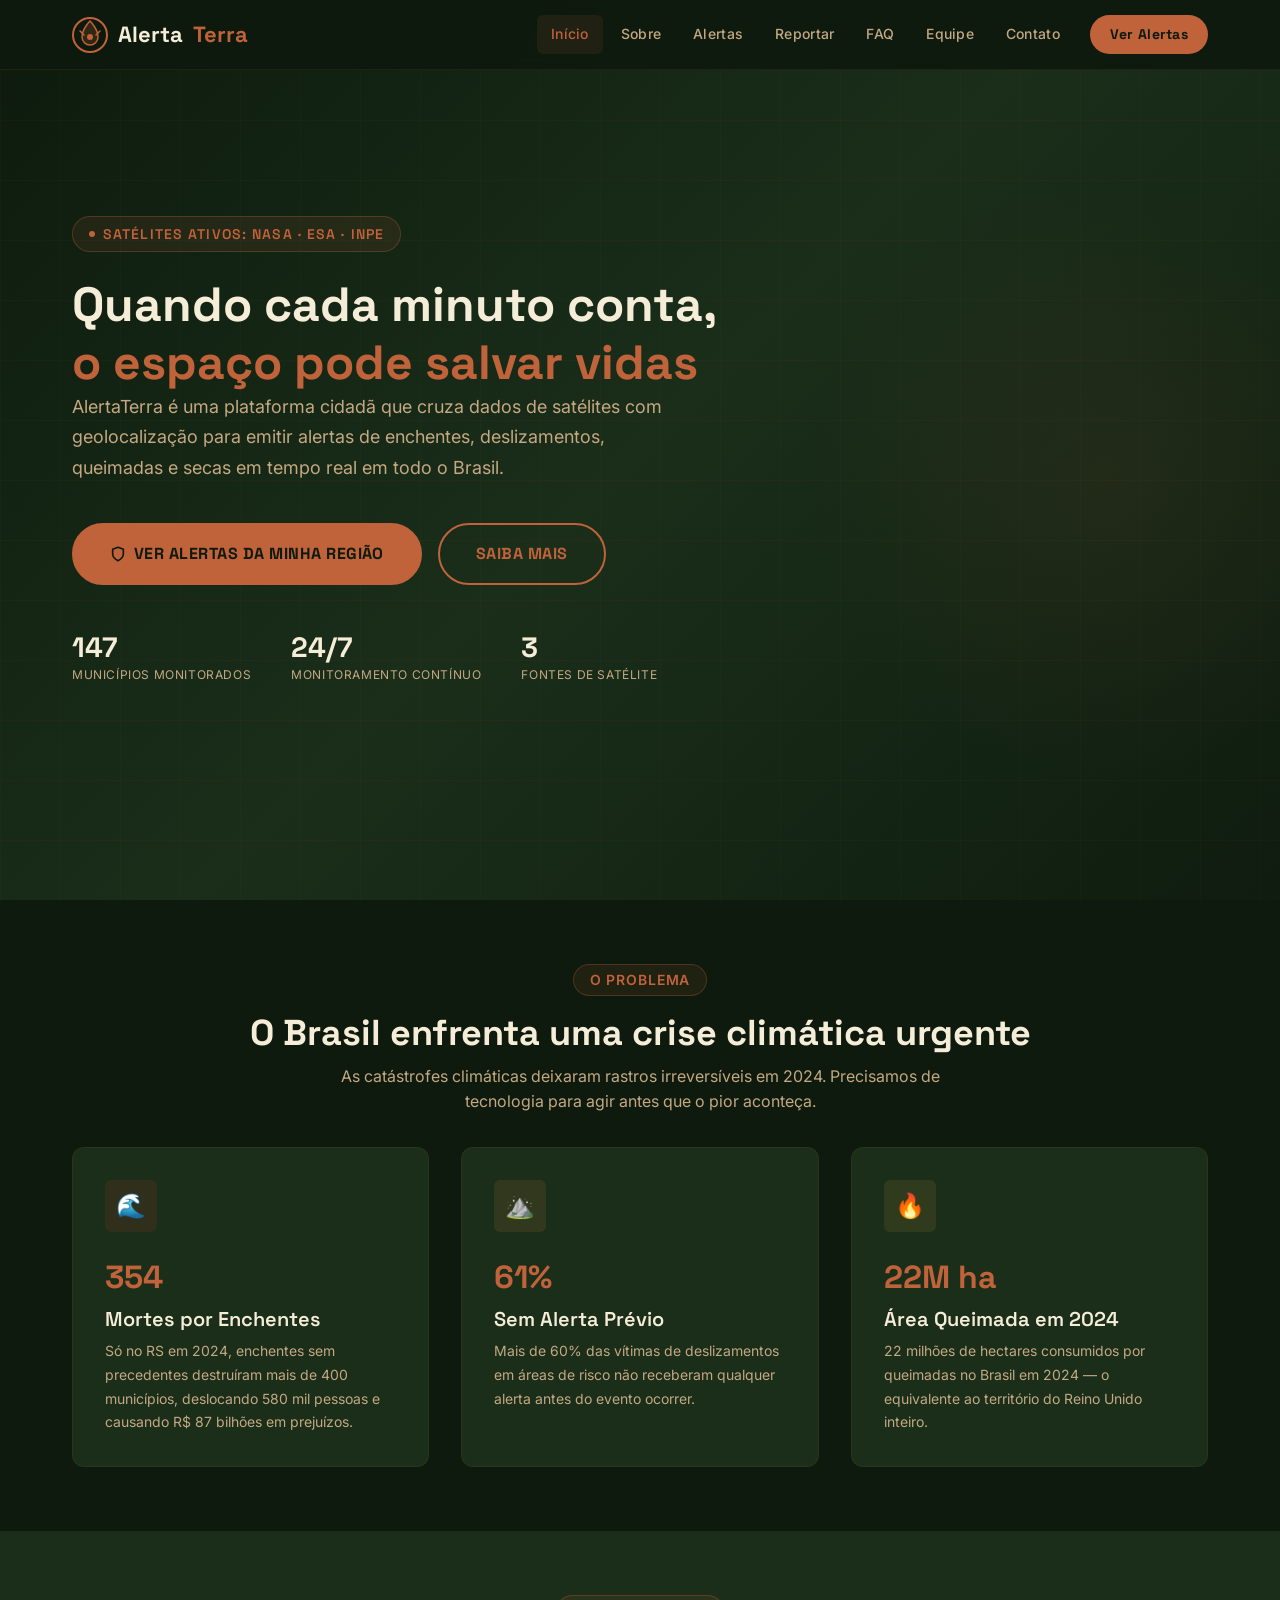
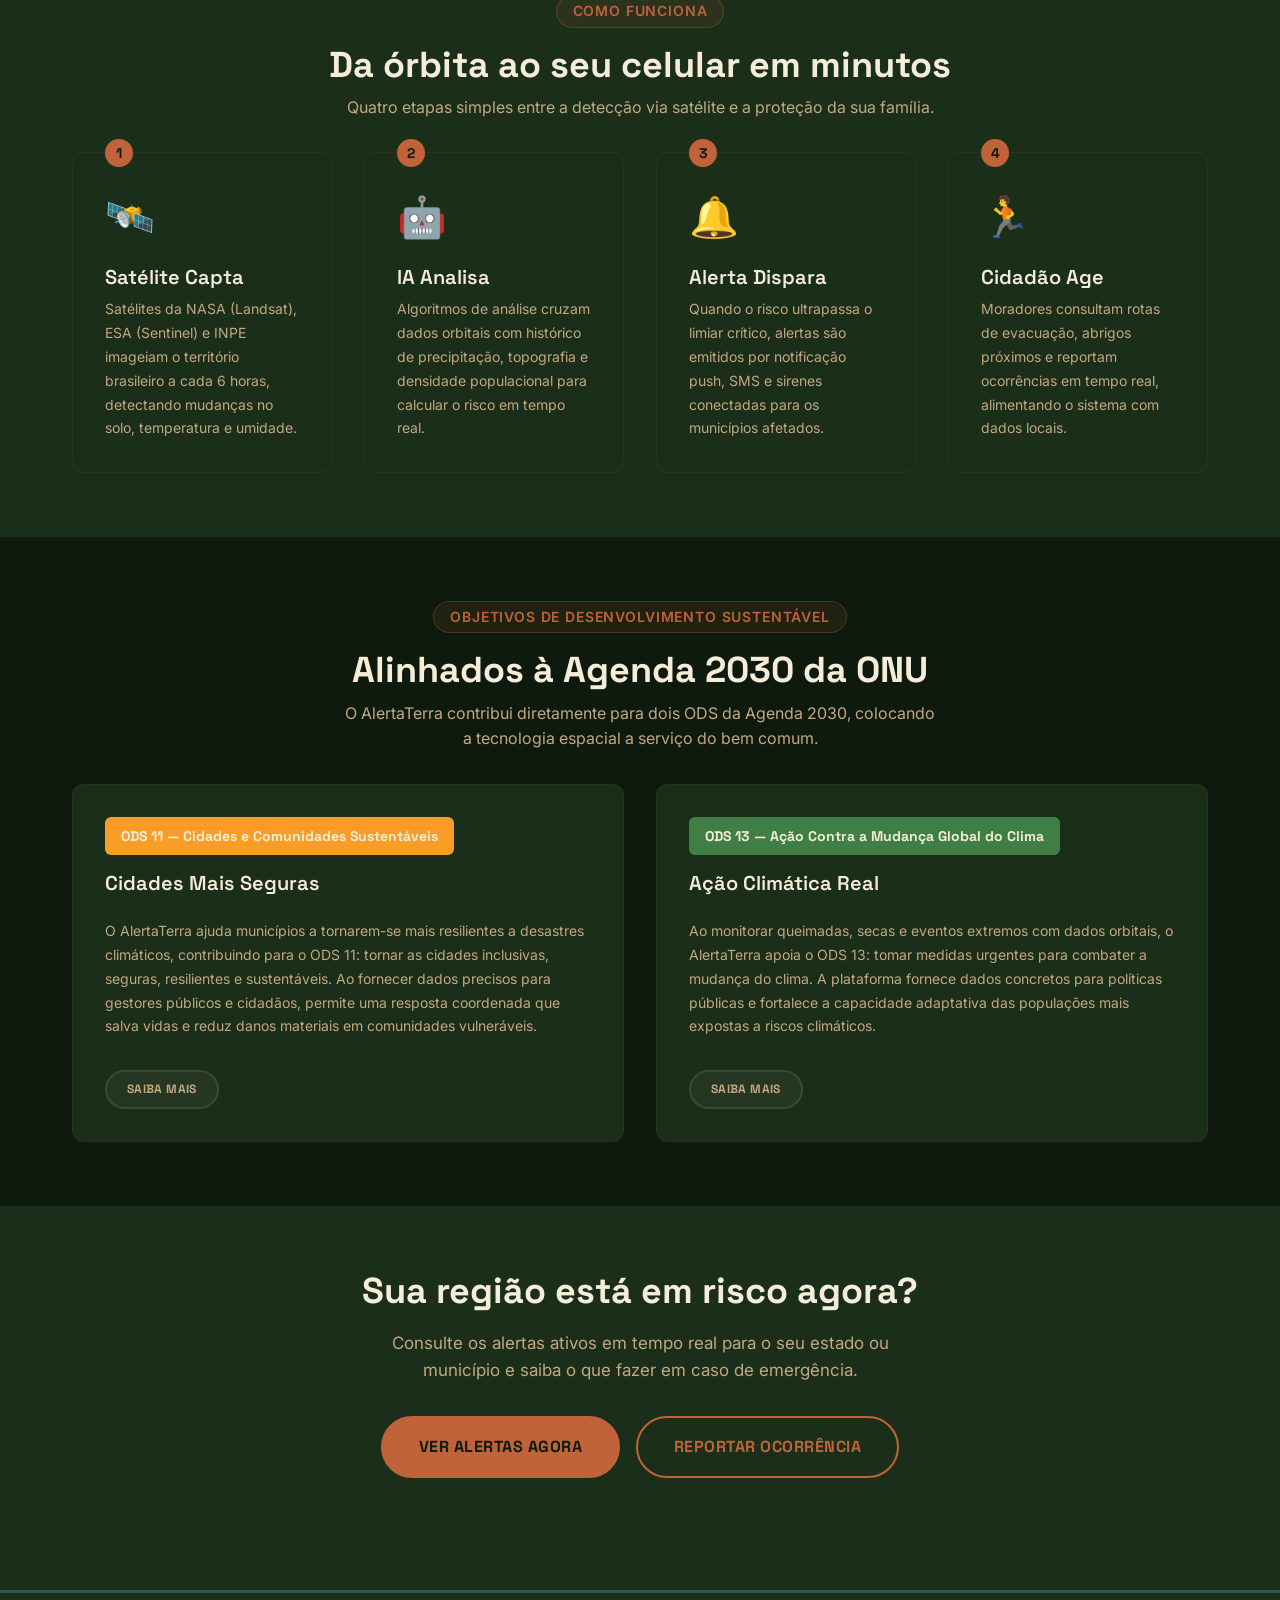
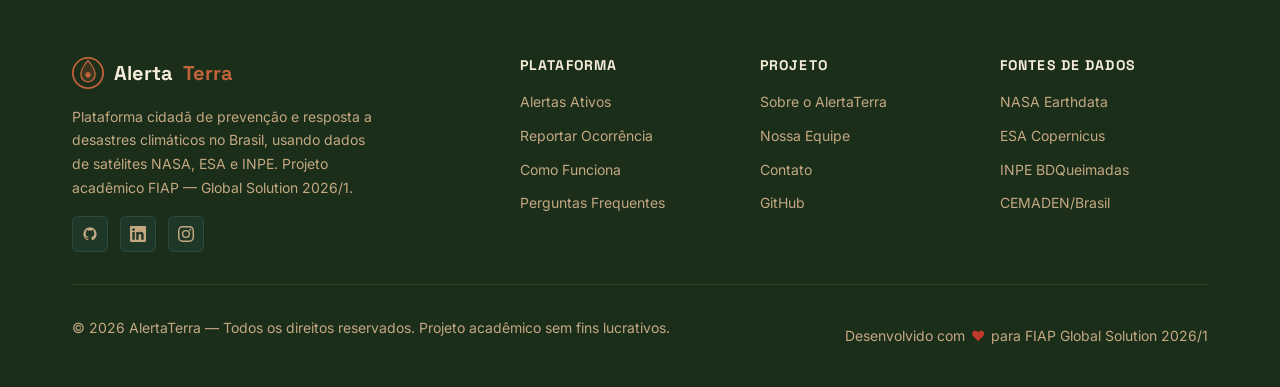
<file: index.html>
<!DOCTYPE html>
<html lang="pt-BR">
<head>
  <meta charset="UTF-8">
  <meta name="viewport" content="width=device-width, initial-scale=1.0">
  <meta name="description" content="AlertaTerra — Plataforma cidadã de prevenção e resposta a desastres climáticos no Brasil usando dados de satélite NASA/ESA/INPE.">
  <meta name="author" content="Equipe AlertaTerra — FIAP ADS 2026">
  <title>AlertaTerra — Prevenção de Desastres Climáticos</title>

  <link rel="icon" type="image/svg+xml" href="./assets/img/favicon.svg">
  <link rel="stylesheet" href="css/styles.css">
  <link rel="stylesheet" href="css/components.css">
  <link rel="stylesheet" href="css/responsive.css">
</head>
<body>

  <a class="skip-link" href="#conteudo-principal">Pular para o conteúdo</a>


  <header>
    <nav class="navbar" role="navigation" aria-label="Menu principal">
      <div class="container navbar-inner">

        <a href="index.html" class="navbar-brand" aria-label="AlertaTerra — Página inicial">
          <svg class="navbar-logo-icon" viewBox="0 0 36 36" fill="none" xmlns="http://www.w3.org/2000/svg" aria-hidden="true">
            <circle cx="18" cy="18" r="17" stroke="#C0623A" stroke-width="2"/>
            <path d="M18 4C18 4 10 12 10 20a8 8 0 0016 0c0-8-8-16-8-16z" fill="rgba(192,98,58,0.20)" stroke="#C0623A" stroke-width="1.5"/>
            <circle cx="18" cy="20" r="3" fill="#C0623A"/>
            <path d="M8 14l4 4M28 14l-4 4" stroke="#C0623A" stroke-width="1.5" stroke-linecap="round"/>
          </svg>
          Alerta<span class="brand-highlight">Terra</span>
        </a>

        <button class="nav-toggle" id="nav-toggle" aria-controls="nav-menu" aria-expanded="false" aria-label="Abrir menu">
          <span class="nav-toggle-bar"></span>
          <span class="nav-toggle-bar"></span>
          <span class="nav-toggle-bar"></span>
        </button>

        <ul class="nav-menu" id="nav-menu" role="list">
          <li><a href="index.html" class="nav-link active">Início</a></li>
          <li><a href="sobre.html" class="nav-link">Sobre</a></li>
          <li><a href="alertas.html" class="nav-link">Alertas</a></li>
          <li><a href="reportar.html" class="nav-link">Reportar</a></li>
          <li><a href="faq.html" class="nav-link">FAQ</a></li>
          <li><a href="integrantes.html" class="nav-link">Equipe</a></li>
          <li><a href="contato.html" class="nav-link">Contato</a></li>
          <li><a href="alertas.html" class="nav-link nav-cta">Ver Alertas</a></li>
        </ul>

      </div>
    </nav>
  </header>



  <main id="conteudo-principal">


    <section class="hero" aria-labelledby="hero-titulo">
      <div class="hero-bg-grid" aria-hidden="true"></div>
      <div class="hero-bg-glow" aria-hidden="true"></div>

      <div class="container">
        <div class="hero-content fade-in-element visible">

          <div class="hero-eyebrow" aria-label="Satélites ativos">
            <span class="hero-dot" aria-hidden="true"></span>
            Satélites ativos: NASA · ESA · INPE
          </div>

          <h1 id="hero-titulo">
            Quando cada minuto conta,<br>
            <span class="hero-title-accent">o espaço pode salvar vidas</span>
          </h1>

          <p class="hero-subtitle">
            AlertaTerra é uma plataforma cidadã que cruza dados de satélites com
            geolocalização para emitir alertas de enchentes, deslizamentos, queimadas
            e secas em tempo real em todo o Brasil.
          </p>

          <div class="hero-actions">
            <a href="alertas.html" class="btn btn-primary btn-lg">
              <svg width="16" height="16" viewBox="0 0 24 24" fill="none" stroke="currentColor" stroke-width="2.5" stroke-linecap="round" stroke-linejoin="round" aria-hidden="true"><path d="M12 22s8-4 8-10V5l-8-3-8 3v7c0 6 8 10 8 10z"/></svg>
              Ver alertas da minha região
            </a>
            <a href="sobre.html" class="btn btn-secondary btn-lg">Saiba mais</a>
          </div>

          <div class="hero-stats" role="list" aria-label="Estatísticas do sistema">
            <div class="hero-stat-item" role="listitem">
              <span class="hero-stat-number">147</span>
              <span class="hero-stat-label">Municípios monitorados</span>
            </div>
            <div class="hero-stat-item" role="listitem">
              <span class="hero-stat-number">24/7</span>
              <span class="hero-stat-label">Monitoramento contínuo</span>
            </div>
            <div class="hero-stat-item" role="listitem">
              <span class="hero-stat-number">3</span>
              <span class="hero-stat-label">Fontes de satélite</span>
            </div>
          </div>

        </div>
      </div>
    </section>

 
    <section class="section" id="o-problema" aria-labelledby="problema-titulo">
      <div class="container">

        <div class="section-header fade-in-element">
          <span class="page-header-eyebrow">O Problema</span>
          <h2 id="problema-titulo">O Brasil enfrenta uma crise climática urgente</h2>
          <p>
            As catástrofes climáticas deixaram rastros irreversíveis em 2024.
            Precisamos de tecnologia para agir antes que o pior aconteça.
          </p>
        </div>

        <div class="grid-3">

          <article class="card fade-in-element" aria-label="Informações sobre enchentes">
            <div class="card-icon card-icon-critico" aria-hidden="true">🌊</div>
            <div class="card-stat">354</div>
            <h3 class="card-title">Mortes por Enchentes</h3>
            <p class="card-text">
              Só no RS em 2024, enchentes sem precedentes destruíram mais de 400 municípios,
              deslocando 580 mil pessoas e causando R$ 87 bilhões em prejuízos.
            </p>
          </article>

          <article class="card fade-in-element" aria-label="Informações sobre deslizamentos">
            <div class="card-icon card-icon-alto" aria-hidden="true">⛰️</div>
            <div class="card-stat">61%</div>
            <h3 class="card-title">Sem Alerta Prévio</h3>
            <p class="card-text">
              Mais de 60% das vítimas de deslizamentos em áreas de risco não
              receberam qualquer alerta antes do evento ocorrer.
            </p>
          </article>

          <article class="card fade-in-element" aria-label="Informações sobre queimadas">
            <div class="card-icon card-icon-moderado" aria-hidden="true">🔥</div>
            <div class="card-stat">22M ha</div>
            <h3 class="card-title">Área Queimada em 2024</h3>
            <p class="card-text">
              22 milhões de hectares consumidos por queimadas no Brasil em 2024 —
              o equivalente ao território do Reino Unido inteiro.
            </p>
          </article>

        </div>
      </div>
    </section>

  
    <section class="section section-alt" id="como-funciona" aria-labelledby="como-funciona-titulo">
      <div class="container">

        <div class="section-header fade-in-element">
          <span class="page-header-eyebrow">Como Funciona</span>
          <h2 id="como-funciona-titulo">Da órbita ao seu celular em minutos</h2>
          <p>Quatro etapas simples entre a detecção via satélite e a proteção da sua família.</p>
        </div>

        <div class="grid-4 steps-grid" role="list">

          <article class="step-card fade-in-element" role="listitem">
            <span class="step-number" aria-label="Passo 1">1</span>
            <div class="step-icon" aria-hidden="true">🛰️</div>
            <h3 class="step-title">Satélite Capta</h3>
            <p class="step-text">
              Satélites da NASA (Landsat), ESA (Sentinel) e INPE imageiam o território
              brasileiro a cada 6 horas, detectando mudanças no solo, temperatura e umidade.
            </p>
          </article>

          <article class="step-card fade-in-element" role="listitem">
            <span class="step-number" aria-label="Passo 2">2</span>
            <div class="step-icon" aria-hidden="true">🤖</div>
            <h3 class="step-title">IA Analisa</h3>
            <p class="step-text">
              Algoritmos de análise cruzam dados orbitais com histórico de precipitação,
              topografia e densidade populacional para calcular o risco em tempo real.
            </p>
          </article>

          <article class="step-card fade-in-element" role="listitem">
            <span class="step-number" aria-label="Passo 3">3</span>
            <div class="step-icon" aria-hidden="true">🔔</div>
            <h3 class="step-title">Alerta Dispara</h3>
            <p class="step-text">
              Quando o risco ultrapassa o limiar crítico, alertas são emitidos por
              notificação push, SMS e sirenes conectadas para os municípios afetados.
            </p>
          </article>

          <article class="step-card fade-in-element" role="listitem">
            <span class="step-number" aria-label="Passo 4">4</span>
            <div class="step-icon" aria-hidden="true">🏃</div>
            <h3 class="step-title">Cidadão Age</h3>
            <p class="step-text">
              Moradores consultam rotas de evacuação, abrigos próximos e reportam
              ocorrências em tempo real, alimentando o sistema com dados locais.
            </p>
          </article>

        </div>
      </div>
    </section>

  
    <section class="section" id="ods" aria-labelledby="ods-titulo">
      <div class="container">

        <div class="section-header fade-in-element">
          <span class="page-header-eyebrow">Objetivos de Desenvolvimento Sustentável</span>
          <h2 id="ods-titulo">Alinhados à Agenda 2030 da ONU</h2>
          <p>
            O AlertaTerra contribui diretamente para dois ODS da Agenda 2030,
            colocando a tecnologia espacial a serviço do bem comum.
          </p>
        </div>

        <div class="grid-2">

          <article class="ods-card fade-in-element">
            <span class="ods-badge ods-11" role="img" aria-label="ODS 11">ODS 11 — Cidades e Comunidades Sustentáveis</span>
            <h3 class="card-title">Cidades Mais Seguras</h3>
            <p class="card-text">
              O AlertaTerra ajuda municípios a tornarem-se mais resilientes a desastres climáticos,
              contribuindo para o ODS 11: tornar as cidades inclusivas, seguras, resilientes e sustentáveis.
              Ao fornecer dados precisos para gestores públicos e cidadãos, permite uma resposta
              coordenada que salva vidas e reduz danos materiais em comunidades vulneráveis.
            </p>
            <a href="sobre.html#ods" class="btn btn-ghost btn-sm">Saiba mais</a>
          </article>

          <article class="ods-card fade-in-element">
            <span class="ods-badge ods-13" role="img" aria-label="ODS 13">ODS 13 — Ação Contra a Mudança Global do Clima</span>
            <h3 class="card-title">Ação Climática Real</h3>
            <p class="card-text">
              Ao monitorar queimadas, secas e eventos extremos com dados orbitais,
              o AlertaTerra apoia o ODS 13: tomar medidas urgentes para combater a mudança do clima.
              A plataforma fornece dados concretos para políticas públicas e fortalece a capacidade
              adaptativa das populações mais expostas a riscos climáticos.
            </p>
            <a href="sobre.html#ods" class="btn btn-ghost btn-sm">Saiba mais</a>
          </article>

        </div>

      </div>
    </section>

  
    <section class="section section-alt" aria-label="Chamada para ação">
      <div class="container text-center">
        <div class="fade-in-element">
          <h2 style="margin-bottom: 1rem;">Sua região está em risco agora?</h2>
          <p class="text-muted" style="max-width: 520px; margin-inline: auto; margin-bottom: 2rem; font-size: 1.0625rem;">
            Consulte os alertas ativos em tempo real para o seu estado ou município
            e saiba o que fazer em caso de emergência.
          </p>
          <div class="hero-actions" style="justify-content: center;">
            <a href="alertas.html" class="btn btn-primary btn-lg">Ver Alertas Agora</a>
            <a href="reportar.html" class="btn btn-secondary btn-lg">Reportar Ocorrência</a>
          </div>
        </div>
      </div>
    </section>

  </main>

  <footer class="footer" role="contentinfo">
    <div class="container">

      <div class="footer-grid">

        <div>
          <a href="index.html" class="footer-brand">
            <svg class="footer-brand-logo" viewBox="0 0 36 36" fill="none" xmlns="http://www.w3.org/2000/svg" aria-hidden="true">
              <circle cx="18" cy="18" r="17" stroke="#C0623A" stroke-width="2"/>
              <path d="M18 4C18 4 10 12 10 20a8 8 0 0016 0c0-8-8-16-8-16z" fill="rgba(192,98,58,0.20)" stroke="#C0623A" stroke-width="1.5"/>
              <circle cx="18" cy="20" r="3" fill="#C0623A"/>
            </svg>
            Alerta<span style="color: var(--ciano-alerta);">Terra</span>
          </a>
          <p class="footer-description">
            Plataforma cidadã de prevenção e resposta a desastres climáticos no Brasil,
            usando dados de satélites NASA, ESA e INPE. Projeto acadêmico FIAP — Global Solution 2026/1.
          </p>
          <nav class="footer-social" aria-label="Redes sociais">
            <a href="#" class="footer-social-link" aria-label="GitHub" title="GitHub">
              <svg width="16" height="16" viewBox="0 0 24 24" fill="currentColor" aria-hidden="true"><path d="M12 2A10 10 0 0 0 2 12c0 4.42 2.87 8.17 6.84 9.5.5.08.66-.23.66-.5v-1.69c-2.77.6-3.36-1.34-3.36-1.34-.46-1.16-1.11-1.47-1.11-1.47-.91-.62.07-.6.07-.6 1 .07 1.53 1.03 1.53 1.03.87 1.52 2.34 1.07 2.91.83.09-.65.35-1.09.63-1.34-2.22-.25-4.55-1.11-4.55-4.92 0-1.11.38-2 1.03-2.71-.1-.25-.45-1.29.1-2.64 0 0 .84-.27 2.75 1.02.79-.22 1.65-.33 2.5-.33.85 0 1.71.11 2.5.33 1.91-1.29 2.75-1.02 2.75-1.02.55 1.35.2 2.39.1 2.64.65.71 1.03 1.6 1.03 2.71 0 3.82-2.34 4.66-4.57 4.91.36.31.69.92.69 1.85V21c0 .27.16.59.67.5C19.14 20.16 22 16.42 22 12A10 10 0 0 0 12 2z"/></svg>
            </a>
            <a href="#" class="footer-social-link" aria-label="LinkedIn" title="LinkedIn">
              <svg width="16" height="16" viewBox="0 0 24 24" fill="currentColor" aria-hidden="true"><path d="M20.447 20.452h-3.554v-5.569c0-1.328-.027-3.037-1.852-3.037-1.853 0-2.136 1.445-2.136 2.939v5.667H9.351V9h3.414v1.561h.046c.477-.9 1.637-1.85 3.37-1.85 3.601 0 4.267 2.37 4.267 5.455v6.286zM5.337 7.433a2.062 2.062 0 0 1-2.063-2.065 2.064 2.064 0 1 1 2.063 2.065zm1.782 13.019H3.555V9h3.564v11.452zM22.225 0H1.771C.792 0 0 .774 0 1.729v20.542C0 23.227.792 24 1.771 24h20.451C23.2 24 24 23.227 24 22.271V1.729C24 .774 23.2 0 22.222 0h.003z"/></svg>
            </a>
            <a href="#" class="footer-social-link" aria-label="Instagram" title="Instagram">
              <svg width="16" height="16" viewBox="0 0 24 24" fill="currentColor" aria-hidden="true"><path d="M12 2.163c3.204 0 3.584.012 4.85.07 3.252.148 4.771 1.691 4.919 4.919.058 1.265.069 1.645.069 4.849 0 3.205-.012 3.584-.069 4.849-.149 3.225-1.664 4.771-4.919 4.919-1.266.058-1.644.07-4.85.07-3.204 0-3.584-.012-4.849-.07-3.26-.149-4.771-1.699-4.919-4.92-.058-1.265-.07-1.644-.07-4.849 0-3.204.013-3.583.07-4.849.149-3.227 1.664-4.771 4.919-4.919 1.266-.057 1.645-.069 4.849-.069zM12 0C8.741 0 8.333.014 7.053.072 2.695.272.273 2.69.073 7.052.014 8.333 0 8.741 0 12c0 3.259.014 3.668.072 4.948.2 4.358 2.618 6.78 6.98 6.98C8.333 23.986 8.741 24 12 24c3.259 0 3.668-.014 4.948-.072 4.354-.2 6.782-2.618 6.979-6.98.059-1.28.073-1.689.073-4.948 0-3.259-.014-3.667-.072-4.947-.196-4.354-2.617-6.78-6.979-6.98C15.668.014 15.259 0 12 0zm0 5.838a6.162 6.162 0 1 0 0 12.324 6.162 6.162 0 0 0 0-12.324zM12 16a4 4 0 1 1 0-8 4 4 0 0 1 0 8zm6.406-11.845a1.44 1.44 0 1 0 0 2.881 1.44 1.44 0 0 0 0-2.881z"/></svg>
            </a>
          </nav>
        </div>

        <div>
          <h3 class="footer-col-title">Plataforma</h3>
          <nav aria-label="Links da plataforma">
            <ul class="footer-links" role="list">
              <li><a href="alertas.html" class="footer-link">Alertas Ativos</a></li>
              <li><a href="reportar.html" class="footer-link">Reportar Ocorrência</a></li>
              <li><a href="sobre.html" class="footer-link">Como Funciona</a></li>
              <li><a href="faq.html" class="footer-link">Perguntas Frequentes</a></li>
            </ul>
          </nav>
        </div>

        <div>
          <h3 class="footer-col-title">Projeto</h3>
          <nav aria-label="Links do projeto">
            <ul class="footer-links" role="list">
              <li><a href="sobre.html" class="footer-link">Sobre o AlertaTerra</a></li>
              <li><a href="integrantes.html" class="footer-link">Nossa Equipe</a></li>
              <li><a href="contato.html" class="footer-link">Contato</a></li>
              <li><a href="#" class="footer-link">GitHub</a></li>
            </ul>
          </nav>
        </div>

        <div>
          <h3 class="footer-col-title">Fontes de Dados</h3>
          <ul class="footer-links" role="list">
            <li><span class="footer-link">NASA Earthdata</span></li>
            <li><span class="footer-link">ESA Copernicus</span></li>
            <li><span class="footer-link">INPE BDQueimadas</span></li>
            <li><span class="footer-link">CEMADEN/Brasil</span></li>
          </ul>
        </div>

      </div>

      <div class="footer-bottom">
        <p class="footer-copy">
          &copy; 2026 AlertaTerra — Todos os direitos reservados.
          Projeto acadêmico sem fins lucrativos.
        </p>
        <div class="footer-fiap">
          Desenvolvido com <span aria-label="amor">♥</span> para FIAP Global Solution 2026/1
        </div>
      </div>

    </div>
  </footer>

 
  <button class="btn-scroll-top" id="btn-scroll-top" aria-label="Voltar ao topo da página" title="Voltar ao topo">
    <svg width="18" height="18" viewBox="0 0 24 24" fill="none" stroke="currentColor" stroke-width="2.5" stroke-linecap="round" stroke-linejoin="round" aria-hidden="true"><polyline points="18 15 12 9 6 15"></polyline></svg>
  </button>

  <script src="js/main.js"></script>
</body>
</html>
</file>
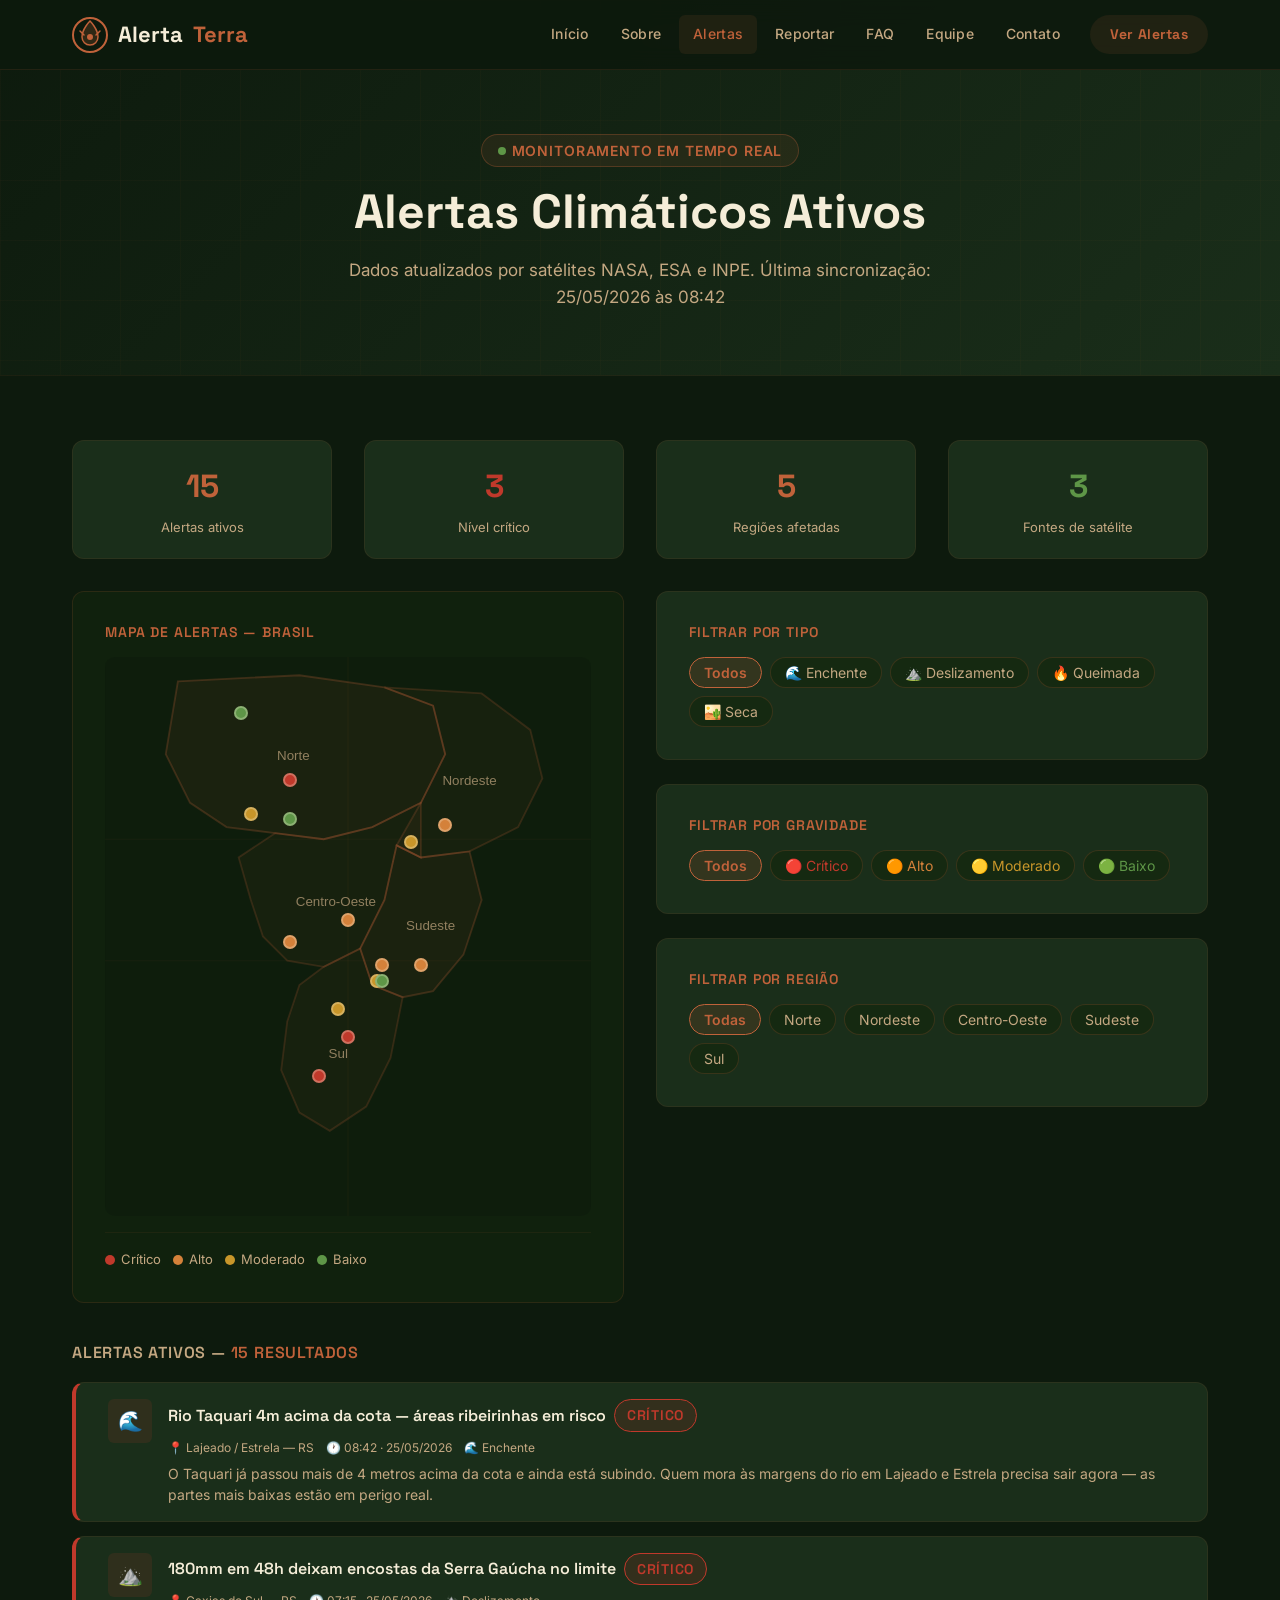
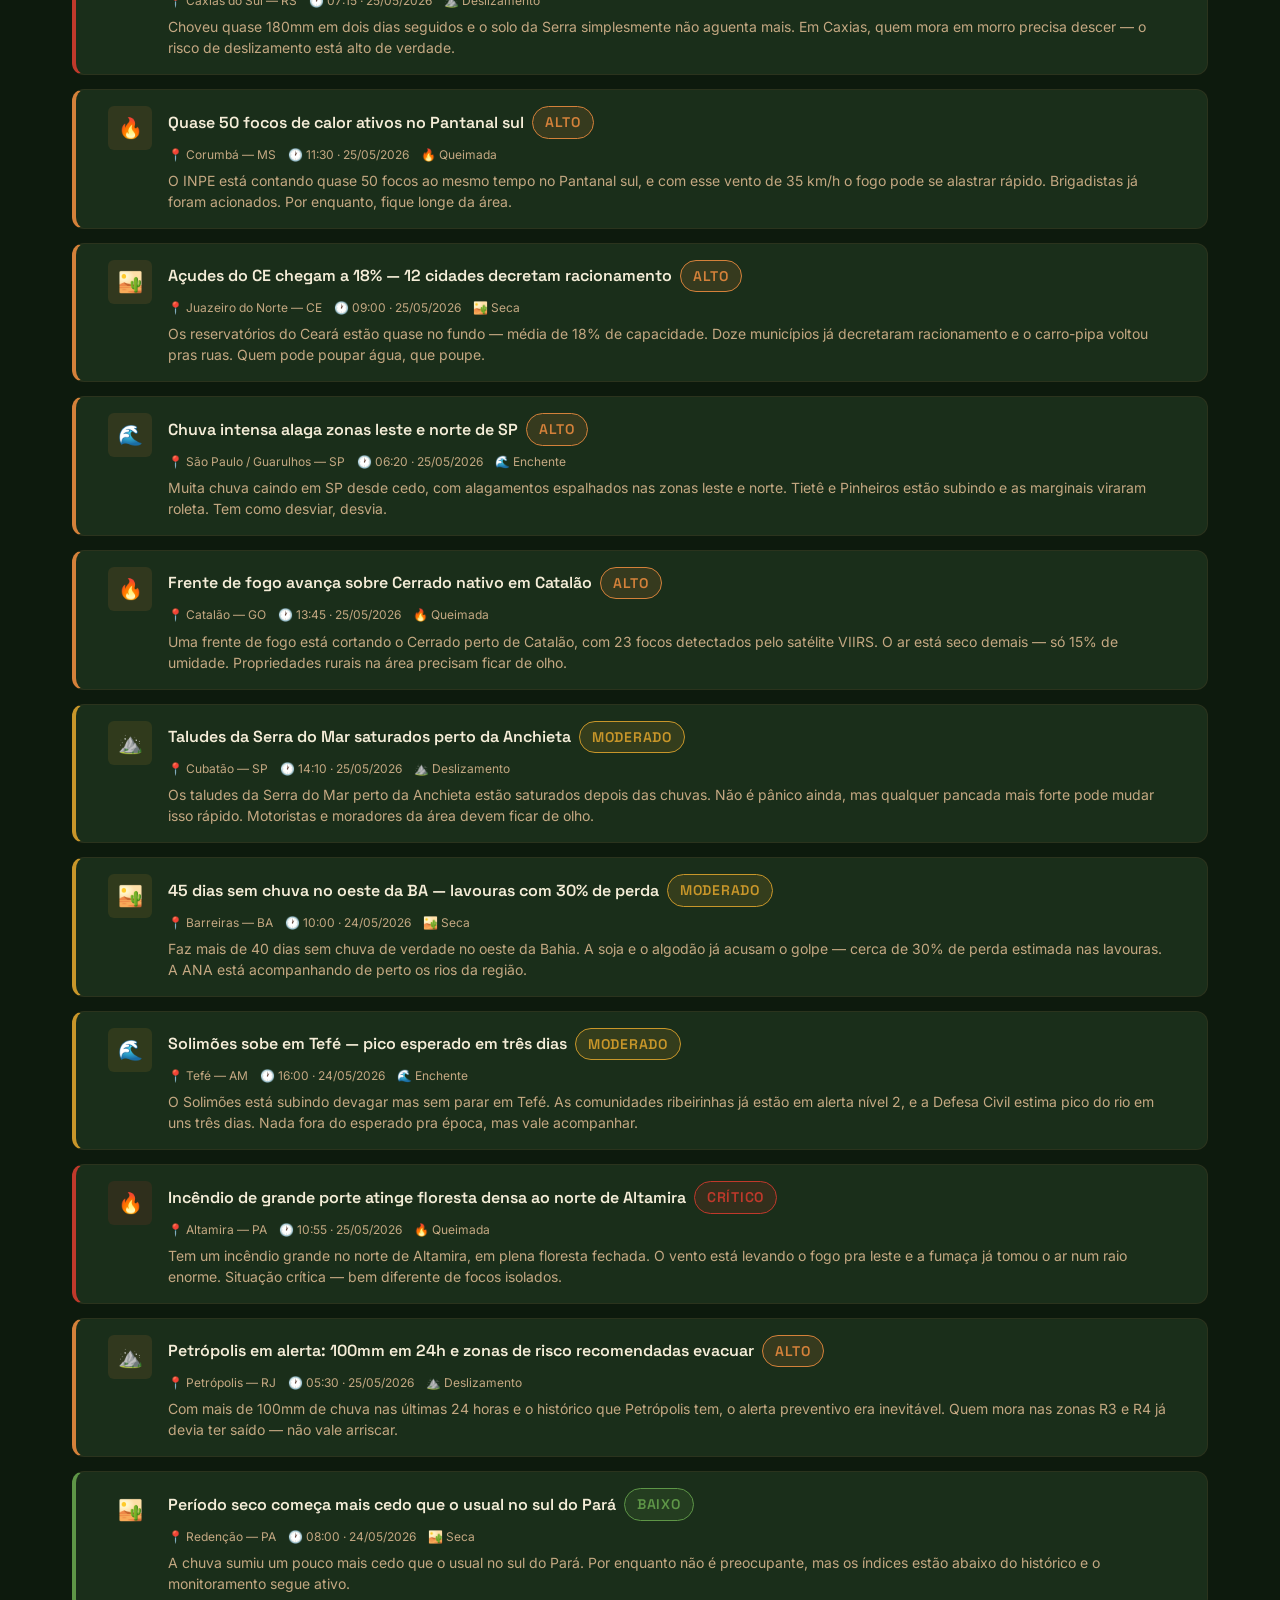
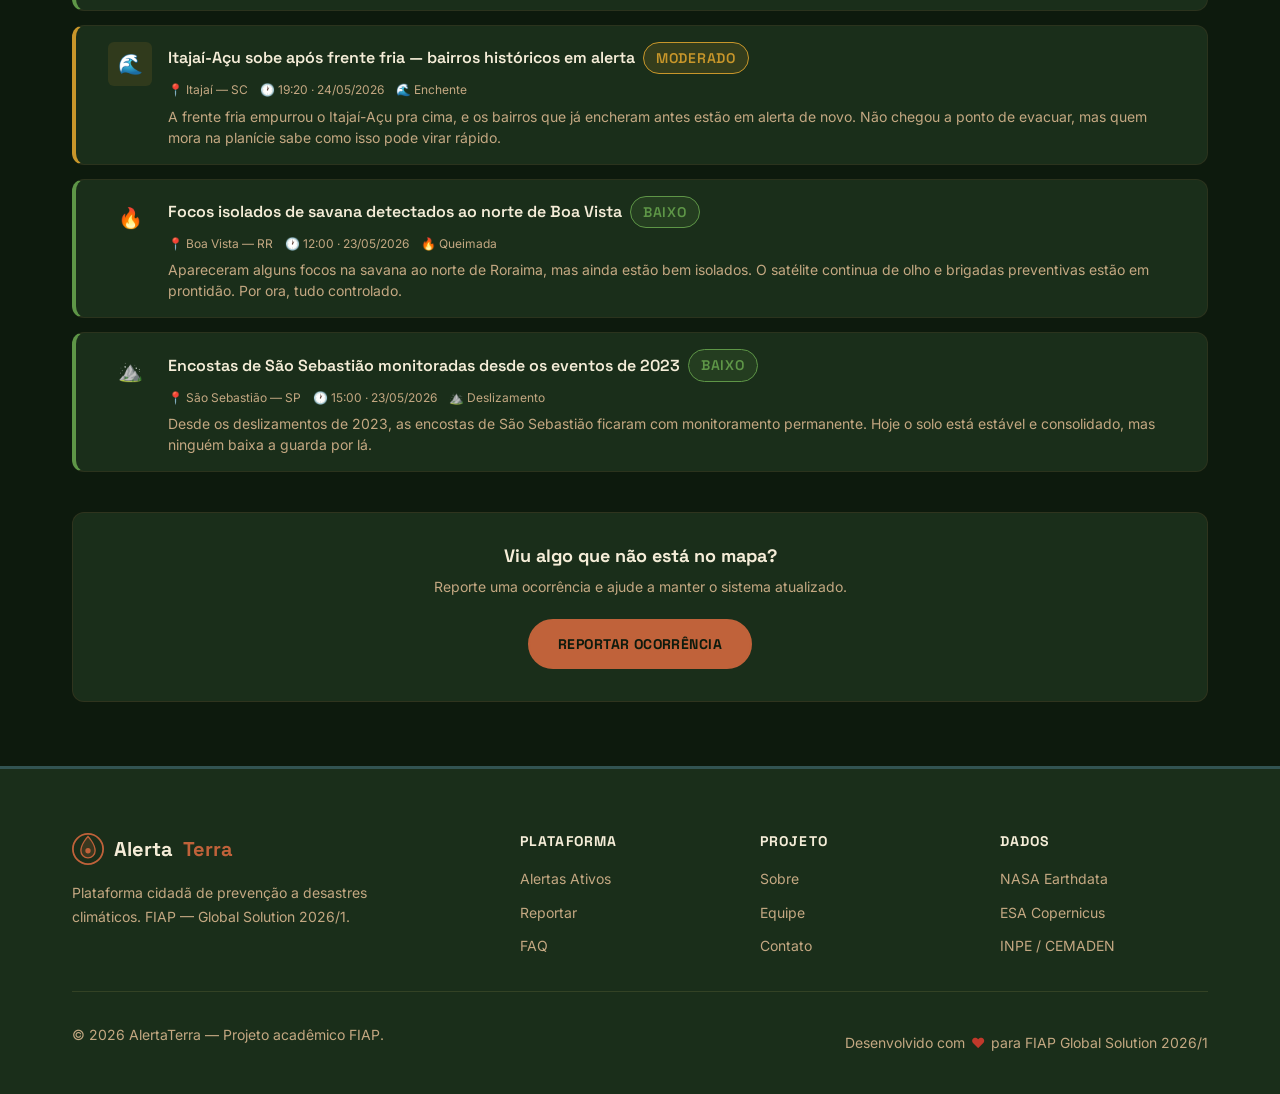
<file: alertas.html>
<!DOCTYPE html>
<html lang="pt-BR">
<head>
  <meta charset="UTF-8">
  <meta name="viewport" content="width=device-width, initial-scale=1.0">
  <meta name="description" content="Alertas climáticos ativos no Brasil — enchentes, deslizamentos, queimadas e secas monitorados por satélite.">
  <title>Alertas — AlertaTerra</title>

  <link rel="icon" type="image/svg+xml" href="./assets/img/favicon.svg">
  <link rel="stylesheet" href="css/styles.css">
  <link rel="stylesheet" href="css/components.css">
  <link rel="stylesheet" href="css/responsive.css">
</head>
<body>

  <a class="skip-link" href="#conteudo-principal">Pular para o conteúdo</a>

  <header>
    <nav class="navbar" role="navigation" aria-label="Menu principal">
      <div class="container navbar-inner">
        <a href="index.html" class="navbar-brand" aria-label="AlertaTerra — Página inicial">
          <svg class="navbar-logo-icon" viewBox="0 0 36 36" fill="none" xmlns="http://www.w3.org/2000/svg" aria-hidden="true">
            <circle cx="18" cy="18" r="17" stroke="#C0623A" stroke-width="2"/>
            <path d="M18 4C18 4 10 12 10 20a8 8 0 0016 0c0-8-8-16-8-16z" fill="rgba(192,98,58,0.20)" stroke="#C0623A" stroke-width="1.5"/>
            <circle cx="18" cy="20" r="3" fill="#C0623A"/>
            <path d="M8 14l4 4M28 14l-4 4" stroke="#C0623A" stroke-width="1.5" stroke-linecap="round"/>
          </svg>
          Alerta<span class="brand-highlight">Terra</span>
        </a>
        <button class="nav-toggle" id="nav-toggle" aria-controls="nav-menu" aria-expanded="false" aria-label="Abrir menu">
          <span class="nav-toggle-bar"></span>
          <span class="nav-toggle-bar"></span>
          <span class="nav-toggle-bar"></span>
        </button>
        <ul class="nav-menu" id="nav-menu" role="list">
          <li><a href="index.html" class="nav-link">Início</a></li>
          <li><a href="sobre.html" class="nav-link">Sobre</a></li>
          <li><a href="alertas.html" class="nav-link active">Alertas</a></li>
          <li><a href="reportar.html" class="nav-link">Reportar</a></li>
          <li><a href="faq.html" class="nav-link">FAQ</a></li>
          <li><a href="integrantes.html" class="nav-link">Equipe</a></li>
          <li><a href="contato.html" class="nav-link">Contato</a></li>
          <li><a href="alertas.html" class="nav-link nav-cta">Ver Alertas</a></li>
        </ul>
      </div>
    </nav>
  </header>

  <main id="conteudo-principal">

    <div class="page-header">
      <div class="page-header-bg" aria-hidden="true"></div>
      <div class="container page-header-content">
        <span class="page-header-eyebrow">
          <span style="display: inline-flex; align-items: center; gap: 0.375rem;">
            <span style="width:8px; height:8px; border-radius:50%; background:var(--verde-seguro); animation: pulse 2s infinite; display:inline-block;" aria-hidden="true"></span>
            Monitoramento em tempo real
          </span>
        </span>
        <h1>Alertas Climáticos Ativos</h1>
        <p>Dados atualizados por satélites NASA, ESA e INPE. Última sincronização: <time datetime="2026-05-25T08:42">25/05/2026 às 08:42</time></p>
      </div>
    </div>

    <section class="section" id="alertas" aria-labelledby="alertas-titulo">
      <div class="container">

        <div class="loading-bar" id="loading-bar" role="status" aria-label="Carregando dados orbitais">
          <div class="loading-bar-fill"></div>
        </div>

        <div class="visually-hidden">
          <h2 id="alertas-titulo">Mapa e lista de alertas</h2>
        </div>

        <div class="grid-4 fade-in-element" style="margin-bottom: 2rem;" role="region" aria-label="Resumo dos alertas">
          <div class="card" style="padding: 1.25rem; text-align: center;">
            <div class="card-stat" id="total-alertas" aria-live="polite">—</div>
            <p class="card-text" style="font-size: 0.8125rem;">Alertas ativos</p>
          </div>
          <div class="card" style="padding: 1.25rem; text-align: center;">
            <div class="card-stat" id="total-criticos" style="color: var(--vermelho-critico);" aria-live="polite">—</div>
            <p class="card-text" style="font-size: 0.8125rem;">Nível crítico</p>
          </div>
          <div class="card" style="padding: 1.25rem; text-align: center;">
            <div class="card-stat">5</div>
            <p class="card-text" style="font-size: 0.8125rem;">Regiões afetadas</p>
          </div>
          <div class="card" style="padding: 1.25rem; text-align: center;">
            <div class="card-stat" style="color: var(--verde-seguro);">3</div>
            <p class="card-text" style="font-size: 0.8125rem;">Fontes de satélite</p>
          </div>
        </div>

        <div style="display: grid; grid-template-columns: 1fr 1fr; gap: 2rem; align-items: start;" class="map-alertas-layout">

            
            
          <div class="fade-in-element">
            <div class="map-container">
              <h3 style="font-size: 0.875rem; color: var(--ciano-alerta); text-transform: uppercase; letter-spacing: 0.06em; margin-bottom: 1rem;">
                Mapa de Alertas — Brasil
              </h3>

              <div class="map-svg-wrapper" role="img" aria-label="Mapa do Brasil com marcadores de alertas climáticos" style="position: relative;">
                
                <svg viewBox="0 0 400 460" xmlns="http://www.w3.org/2000/svg" style="width:100%;" aria-hidden="true">

                  <rect width="400" height="460" fill="rgba(13,26,13,0.5)" rx="8"/>

                  <path d="M60,20 L160,15 L230,25 L270,40 L280,80 L260,120 L220,140 L180,150 L140,145 L100,140 L70,120 L50,80 Z"
                        fill="rgba(192,98,58,0.07)" stroke="rgba(192,98,58,0.25)" stroke-width="1.5"/>
                  <text x="155" y="85" text-anchor="middle" fill="rgba(196,168,130,0.7)" font-size="11" font-family="sans-serif">Norte</text>

                  <path d="M230,25 L310,30 L350,60 L360,100 L340,140 L300,160 L260,165 L240,155 L260,120 L280,80 L270,40 Z"
                        fill="rgba(192,98,58,0.05)" stroke="rgba(192,98,58,0.20)" stroke-width="1.5"/>
                  <text x="300" y="105" text-anchor="middle" fill="rgba(196,168,130,0.7)" font-size="11" font-family="sans-serif">Nordeste</text>

                  <path d="M140,145 L180,150 L220,140 L260,120 L260,165 L240,155 L230,200 L210,240 L180,255 L150,250 L130,230 L120,200 L110,165 Z"
                        fill="rgba(192,98,58,0.05)" stroke="rgba(192,98,58,0.20)" stroke-width="1.5"/>
                  <text x="190" y="205" text-anchor="middle" fill="rgba(196,168,130,0.7)" font-size="11" font-family="sans-serif">Centro-Oeste</text>

                  <path d="M210,240 L230,200 L240,155 L260,165 L300,160 L310,200 L295,245 L270,275 L245,280 L220,270 Z"
                        fill="rgba(192,98,58,0.07)" stroke="rgba(192,98,58,0.25)" stroke-width="1.5"/>
                  <text x="268" y="225" text-anchor="middle" fill="rgba(196,168,130,0.7)" font-size="11" font-family="sans-serif">Sudeste</text>

                  <path d="M180,255 L210,240 L220,270 L245,280 L235,330 L215,370 L185,390 L160,375 L145,340 L150,300 L160,270 Z"
                        fill="rgba(192,98,58,0.05)" stroke="rgba(192,98,58,0.20)" stroke-width="1.5"/>
                  <text x="192" y="330" text-anchor="middle" fill="rgba(196,168,130,0.7)" font-size="11" font-family="sans-serif">Sul</text>

                  <line x1="0" y1="150" x2="400" y2="150" stroke="rgba(192,98,58,0.05)" stroke-width="1"/>
                  <line x1="0" y1="250" x2="400" y2="250" stroke="rgba(192,98,58,0.05)" stroke-width="1"/>
                  <line x1="200" y1="0" x2="200" y2="460" stroke="rgba(192,98,58,0.05)" stroke-width="1"/>
                </svg>

                <div id="mapa-marcadores" style="position: absolute; inset: 0;" aria-hidden="true"></div>
              </div>

              <div class="map-legend" role="list" aria-label="Legenda de cores do mapa">
                <div class="map-legend-item" role="listitem">
                  <div class="map-legend-dot" style="background: var(--vermelho-critico); animation: pulse 1.5s infinite;"></div>
                  Crítico
                </div>
                <div class="map-legend-item" role="listitem">
                  <div class="map-legend-dot" style="background: var(--laranja-alto);"></div>
                  Alto
                </div>
                <div class="map-legend-item" role="listitem">
                  <div class="map-legend-dot" style="background: var(--amarelo-moderado);"></div>
                  Moderado
                </div>
                <div class="map-legend-item" role="listitem">
                  <div class="map-legend-dot" style="background: var(--verde-seguro);"></div>
                  Baixo
                </div>
              </div>
            </div>
          </div>


          
          <div class="fade-in-element">
            <div class="card" style="margin-bottom: 1.5rem;">
              <h3 style="font-size: 0.875rem; color: var(--ciano-alerta); text-transform: uppercase; letter-spacing: 0.06em; margin-bottom: 1rem;">
                Filtrar por tipo
              </h3>
              <div class="filter-group" id="filtro-tipo" role="group" aria-label="Filtros por tipo de desastre">
                <button class="filter-pill active" data-valor="todos" type="button">Todos</button>
                <button class="filter-pill" data-valor="enchente" type="button">🌊 Enchente</button>
                <button class="filter-pill" data-valor="deslizamento" type="button">⛰️ Deslizamento</button>
                <button class="filter-pill" data-valor="queimada" type="button">🔥 Queimada</button>
                <button class="filter-pill" data-valor="seca" type="button">🏜️ Seca</button>
              </div>
            </div>

            <div class="card" style="margin-bottom: 1.5rem;">
              <h3 style="font-size: 0.875rem; color: var(--ciano-alerta); text-transform: uppercase; letter-spacing: 0.06em; margin-bottom: 1rem;">
                Filtrar por gravidade
              </h3>
              <div class="filter-group" id="filtro-gravidade" role="group" aria-label="Filtros por gravidade">
                <button class="filter-pill active" data-valor="todos" type="button">Todos</button>
                <button class="filter-pill" data-valor="critico" type="button" style="color: var(--vermelho-critico);">🔴 Crítico</button>
                <button class="filter-pill" data-valor="alto" type="button" style="color: var(--laranja-alto);">🟠 Alto</button>
                <button class="filter-pill" data-valor="moderado" type="button" style="color: var(--amarelo-moderado);">🟡 Moderado</button>
                <button class="filter-pill" data-valor="baixo" type="button" style="color: var(--verde-seguro);">🟢 Baixo</button>
              </div>
            </div>

            <div class="card">
              <h3 style="font-size: 0.875rem; color: var(--ciano-alerta); text-transform: uppercase; letter-spacing: 0.06em; margin-bottom: 1rem;">
                Filtrar por região
              </h3>
              <div class="filter-group" id="filtro-regiao" role="group" aria-label="Filtros por região do Brasil">
                <button class="filter-pill active" data-valor="todos" type="button">Todas</button>
                <button class="filter-pill" data-valor="norte" type="button">Norte</button>
                <button class="filter-pill" data-valor="nordeste" type="button">Nordeste</button>
                <button class="filter-pill" data-valor="centro-oeste" type="button">Centro-Oeste</button>
                <button class="filter-pill" data-valor="sudeste" type="button">Sudeste</button>
                <button class="filter-pill" data-valor="sul" type="button">Sul</button>
              </div>
            </div>
          </div>

        </div>


        
        <div style="margin-top: 2.5rem;">
          <h3 style="margin-bottom: 1.25rem; font-size: 1rem; color: var(--cinza-claro); text-transform: uppercase; letter-spacing: 0.05em;">
            Alertas ativos —
            <span id="total-alertas-lista" aria-live="polite" style="color: var(--ciano-alerta);">carregando...</span>
          </h3>

          <div id="lista-alertas"
               role="list"
               aria-label="Lista de alertas climáticos ativos"
               style="display: flex; flex-direction: column; gap: 0.875rem;">

            <div class="skeleton" style="height: 80px; border-radius: var(--radius-md);"></div>
            <div class="skeleton" style="height: 80px; border-radius: var(--radius-md);"></div>
            <div class="skeleton" style="height: 80px; border-radius: var(--radius-md);"></div>
          </div>
        </div>

        <div class="fade-in-element" style="margin-top: 2.5rem; text-align: center; padding: 2rem; background: var(--azul-profundo); border: 1px solid rgba(192,98,58,0.12); border-radius: var(--radius-md);">
          <h2 style="font-size: 1.125rem; margin-bottom: 0.625rem;">Viu algo que não está no mapa?</h2>
          <p class="text-muted" style="font-size: var(--size-small); margin-bottom: 1.25rem;">Reporte uma ocorrência e ajude a manter o sistema atualizado.</p>
          <a href="reportar.html" class="btn btn-primary">Reportar Ocorrência</a>
        </div>

      </div>
    </section>

  </main>

  <footer class="footer" role="contentinfo">
    <div class="container">
      <div class="footer-grid">
        <div>
          <a href="index.html" class="footer-brand">
            <svg class="footer-brand-logo" viewBox="0 0 36 36" fill="none" aria-hidden="true">
              <circle cx="18" cy="18" r="17" stroke="#C0623A" stroke-width="2"/>
              <path d="M18 4C18 4 10 12 10 20a8 8 0 0016 0c0-8-8-16-8-16z" fill="rgba(192,98,58,0.20)" stroke="#C0623A" stroke-width="1.5"/>
              <circle cx="18" cy="20" r="3" fill="#C0623A"/>
            </svg>
            Alerta<span style="color: var(--ciano-alerta);">Terra</span>
          </a>
          <p class="footer-description">Plataforma cidadã de prevenção a desastres climáticos. FIAP — Global Solution 2026/1.</p>
        </div>
        <div>
          <h3 class="footer-col-title">Plataforma</h3>
          <nav aria-label="Links da plataforma"><ul class="footer-links" role="list">
            <li><a href="alertas.html" class="footer-link">Alertas Ativos</a></li>
            <li><a href="reportar.html" class="footer-link">Reportar</a></li>
            <li><a href="faq.html" class="footer-link">FAQ</a></li>
          </ul></nav>
        </div>
        <div>
          <h3 class="footer-col-title">Projeto</h3>
          <nav aria-label="Links do projeto"><ul class="footer-links" role="list">
            <li><a href="sobre.html" class="footer-link">Sobre</a></li>
            <li><a href="integrantes.html" class="footer-link">Equipe</a></li>
            <li><a href="contato.html" class="footer-link">Contato</a></li>
          </ul></nav>
        </div>
        <div>
          <h3 class="footer-col-title">Dados</h3>
          <ul class="footer-links" role="list">
            <li><span class="footer-link">NASA Earthdata</span></li>
            <li><span class="footer-link">ESA Copernicus</span></li>
            <li><span class="footer-link">INPE / CEMADEN</span></li>
          </ul>
        </div>
      </div>
      <div class="footer-bottom">
        <p class="footer-copy">&copy; 2026 AlertaTerra — Projeto acadêmico FIAP.</p>
        <div class="footer-fiap">Desenvolvido com <span>♥</span> para FIAP Global Solution 2026/1</div>
      </div>
    </div>
  </footer>

  <button class="btn-scroll-top" id="btn-scroll-top" aria-label="Voltar ao topo">
    <svg width="18" height="18" viewBox="0 0 24 24" fill="none" stroke="currentColor" stroke-width="2.5" stroke-linecap="round" stroke-linejoin="round" aria-hidden="true"><polyline points="18 15 12 9 6 15"></polyline></svg>
  </button>

  <script src="js/main.js"></script>
  <script src="js/alertas.js"></script>
</body>
</html>
</file>
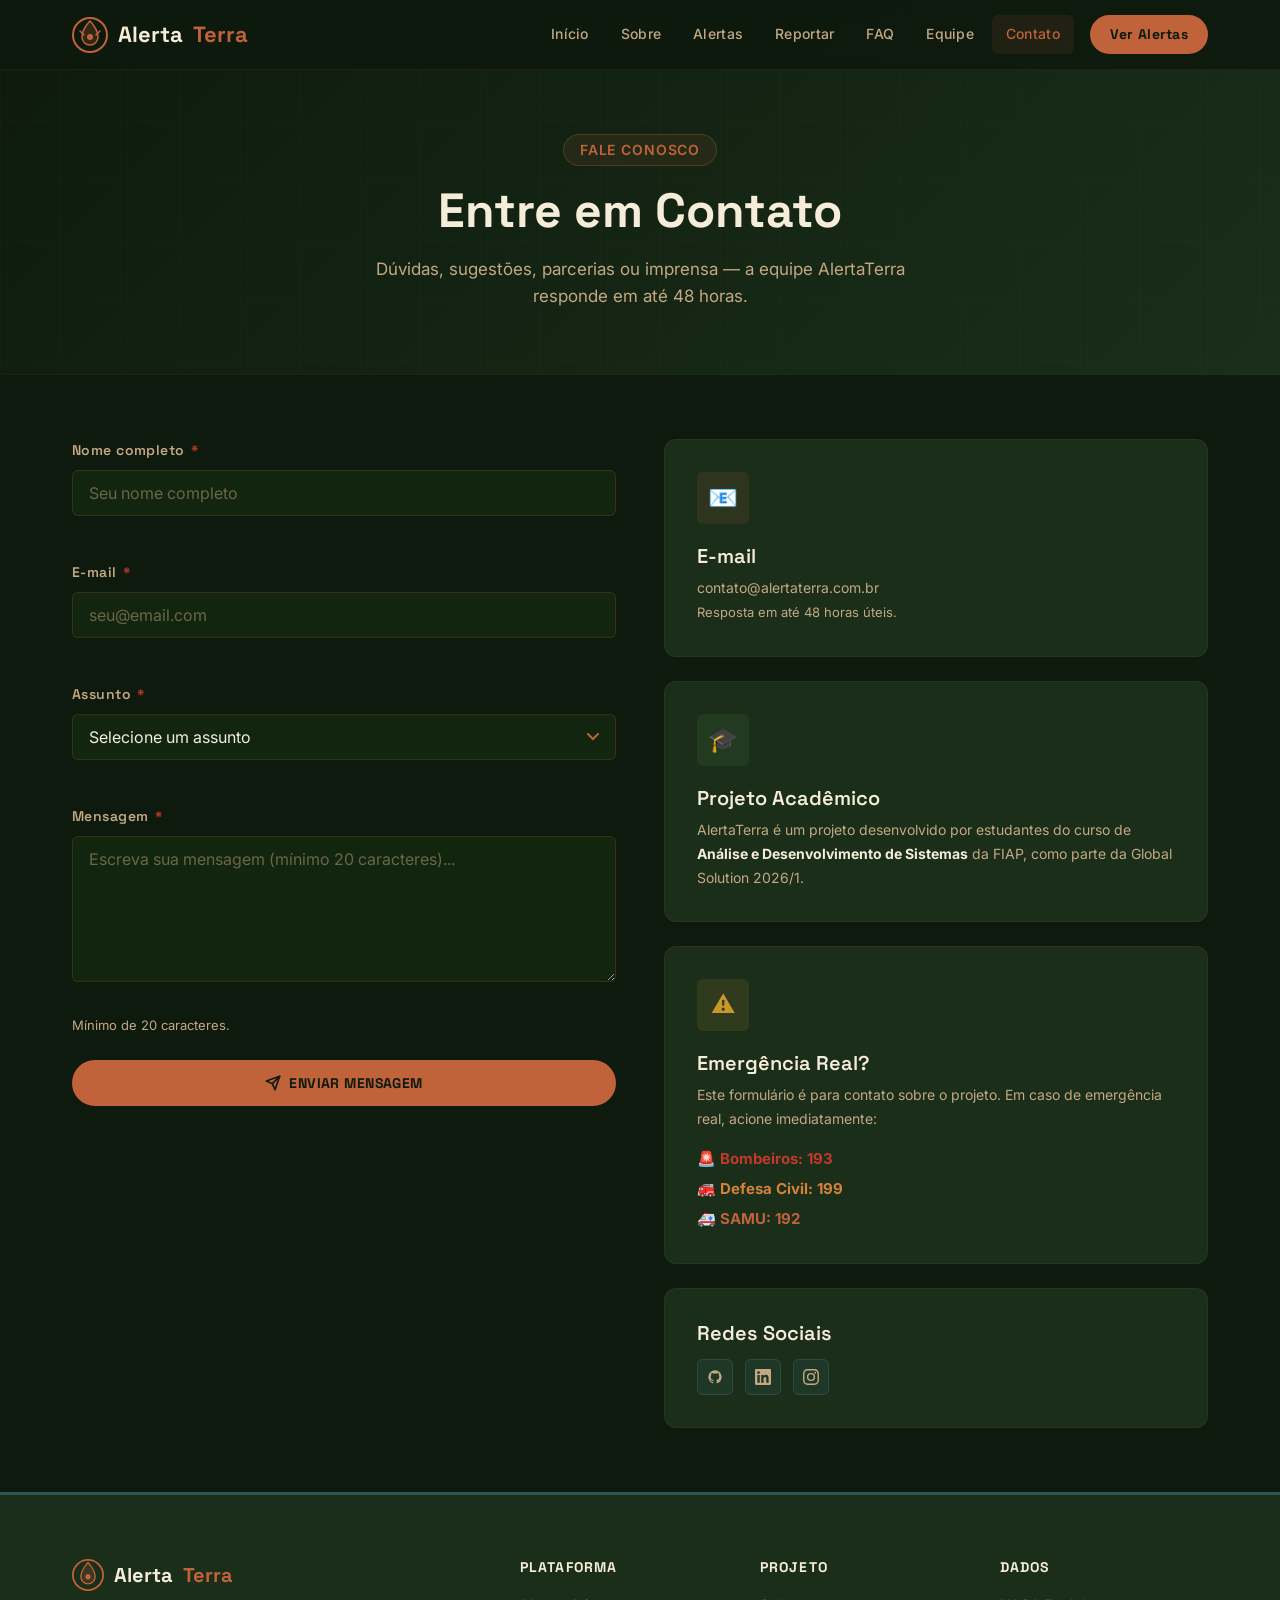
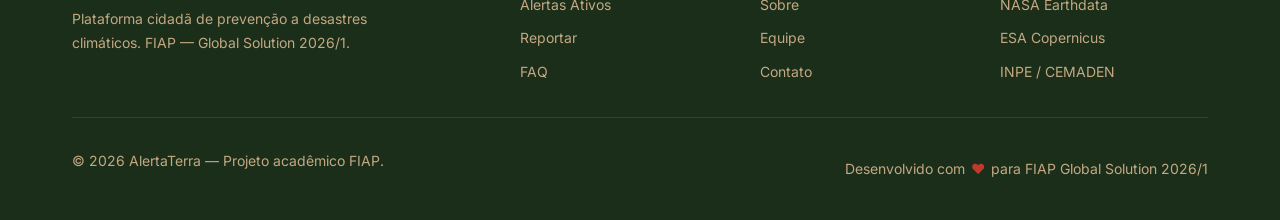
<file: contato.html>
<!DOCTYPE html>
<html lang="pt-BR">
<head>
  <meta charset="UTF-8">
  <meta name="viewport" content="width=device-width, initial-scale=1.0">
  <meta name="description" content="Entre em contato com a equipe AlertaTerra — dúvidas, sugestões ou parcerias.">
  <title>Contato — AlertaTerra</title>

  <link rel="icon" type="image/svg+xml" href="./assets/img/favicon.svg">
  <link rel="stylesheet" href="css/styles.css">
  <link rel="stylesheet" href="css/components.css">
  <link rel="stylesheet" href="css/responsive.css">
</head>
<body>

  <a class="skip-link" href="#conteudo-principal">Pular para o conteúdo</a>

  <header>
    <nav class="navbar" role="navigation" aria-label="Menu principal">
      <div class="container navbar-inner">
        <a href="index.html" class="navbar-brand" aria-label="AlertaTerra — Página inicial">
          <svg class="navbar-logo-icon" viewBox="0 0 36 36" fill="none" xmlns="http://www.w3.org/2000/svg" aria-hidden="true">
            <circle cx="18" cy="18" r="17" stroke="#C0623A" stroke-width="2"/>
            <path d="M18 4C18 4 10 12 10 20a8 8 0 0016 0c0-8-8-16-8-16z" fill="rgba(192,98,58,0.20)" stroke="#C0623A" stroke-width="1.5"/>
            <circle cx="18" cy="20" r="3" fill="#C0623A"/>
            <path d="M8 14l4 4M28 14l-4 4" stroke="#C0623A" stroke-width="1.5" stroke-linecap="round"/>
          </svg>
          Alerta<span class="brand-highlight">Terra</span>
        </a>
        <button class="nav-toggle" id="nav-toggle" aria-controls="nav-menu" aria-expanded="false" aria-label="Abrir menu">
          <span class="nav-toggle-bar"></span>
          <span class="nav-toggle-bar"></span>
          <span class="nav-toggle-bar"></span>
        </button>
        <ul class="nav-menu" id="nav-menu" role="list">
          <li><a href="index.html" class="nav-link">Início</a></li>
          <li><a href="sobre.html" class="nav-link">Sobre</a></li>
          <li><a href="alertas.html" class="nav-link">Alertas</a></li>
          <li><a href="reportar.html" class="nav-link">Reportar</a></li>
          <li><a href="faq.html" class="nav-link">FAQ</a></li>
          <li><a href="integrantes.html" class="nav-link">Equipe</a></li>
          <li><a href="contato.html" class="nav-link active">Contato</a></li>
          <li><a href="alertas.html" class="nav-link nav-cta">Ver Alertas</a></li>
        </ul>
      </div>
    </nav>
  </header>

  <main id="conteudo-principal">

    <div class="page-header">
      <div class="page-header-bg" aria-hidden="true"></div>
      <div class="container page-header-content">
        <span class="page-header-eyebrow">Fale Conosco</span>
        <h1>Entre em Contato</h1>
        <p>Dúvidas, sugestões, parcerias ou imprensa — a equipe AlertaTerra responde em até 48 horas.</p>
      </div>
    </div>


    <section class="section" id="contato" aria-labelledby="contato-titulo">
      <div class="container">

        <div class="visually-hidden">
          <h2 id="contato-titulo">Formulário de contato</h2>
        </div>

        <div class="grid-2" style="gap: 3rem; align-items: start;">

          <div class="fade-in-element">
            <form id="form-contato" novalidate aria-label="Formulário de contato">

              <div class="form-group">
                <label class="form-label" for="contato-nome">
                  Nome completo <span class="required" aria-label="obrigatório">*</span>
                </label>
                <input
                  type="text"
                  id="contato-nome"
                  name="nome"
                  class="form-control"
                  placeholder="Seu nome completo"
                  autocomplete="name"
                  required
                  aria-describedby="contato-nome-error"
                >
                <span class="form-error" id="contato-nome-error" role="alert" aria-live="polite"></span>
              </div>

              <div class="form-group">
                <label class="form-label" for="contato-email">
                  E-mail <span class="required" aria-label="obrigatório">*</span>
                </label>
                <input
                  type="email"
                  id="contato-email"
                  name="email"
                  class="form-control"
                  placeholder="seu@email.com"
                  autocomplete="email"
                  required
                  aria-describedby="contato-email-error"
                >
                <span class="form-error" id="contato-email-error" role="alert" aria-live="polite"></span>
              </div>

              <div class="form-group">
                <label class="form-label" for="contato-assunto">
                  Assunto <span class="required" aria-label="obrigatório">*</span>
                </label>
                <select
                  id="contato-assunto"
                  name="assunto"
                  class="form-control"
                  required
                  aria-describedby="contato-assunto-error"
                >
                  <option value="">Selecione um assunto</option>
                  <option value="duvida">Dúvida sobre o sistema</option>
                  <option value="sugestao">Sugestão de melhoria</option>
                  <option value="parceria">Proposta de parceria</option>
                  <option value="imprensa">Imprensa / Mídia</option>
                  <option value="bug">Reportar problema técnico</option>
                  <option value="outro">Outro assunto</option>
                </select>
                <span class="form-error" id="contato-assunto-error" role="alert" aria-live="polite"></span>
              </div>

              <div class="form-group">
                <label class="form-label" for="contato-mensagem">
                  Mensagem <span class="required" aria-label="obrigatório">*</span>
                </label>
                <textarea
                  id="contato-mensagem"
                  name="mensagem"
                  class="form-control"
                  placeholder="Escreva sua mensagem (mínimo 20 caracteres)..."
                  rows="6"
                  required
                  aria-describedby="contato-mensagem-error contato-mensagem-hint"
                ></textarea>
                <span class="form-error" id="contato-mensagem-error" role="alert" aria-live="polite"></span>
                <span id="contato-mensagem-hint" style="font-size: 0.8125rem; color: var(--cinza-claro); margin-top: 0.25rem; display: block;">Mínimo de 20 caracteres.</span>
              </div>

              <button type="submit" class="btn btn-primary" style="width: 100%; justify-content: center;">
                <svg width="16" height="16" viewBox="0 0 24 24" fill="none" stroke="currentColor" stroke-width="2.5" stroke-linecap="round" stroke-linejoin="round" aria-hidden="true"><line x1="22" y1="2" x2="11" y2="13"></line><polygon points="22 2 15 22 11 13 2 9 22 2"></polygon></svg>
                Enviar mensagem
              </button>

            </form>
          </div>

          <div class="fade-in-element" style="display: flex; flex-direction: column; gap: 1.5rem;">

            <div class="card">
              <div class="card-icon card-icon-ciano" aria-hidden="true">📧</div>
              <h3 class="card-title">E-mail</h3>
              <p class="card-text">contato@alertaterra.com.br<br>
              <span style="font-size: 0.8125rem;">Resposta em até 48 horas úteis.</span></p>
            </div>

            <div class="card">
              <div class="card-icon card-icon-seguro" aria-hidden="true">🎓</div>
              <h3 class="card-title">Projeto Acadêmico</h3>
              <p class="card-text">
                AlertaTerra é um projeto desenvolvido por estudantes do curso de
                <strong style="color: var(--branco);">Análise e Desenvolvimento de Sistemas</strong>
                da FIAP, como parte da Global Solution 2026/1.
              </p>
            </div>

            <div class="card">
              <div class="card-icon card-icon-moderado" aria-hidden="true">⚠️</div>
              <h3 class="card-title">Emergência Real?</h3>
              <p class="card-text">
                Este formulário é para contato sobre o projeto. Em caso de emergência real,
                acione imediatamente:
              </p>
              <ul style="margin-top: 0.75rem; list-style: none; padding: 0; display: flex; flex-direction: column; gap: 0.375rem;">
                <li style="color: var(--vermelho-critico); font-weight: 700; font-size: 0.9375rem;">🚨 Bombeiros: 193</li>
                <li style="color: var(--laranja-alto); font-weight: 700; font-size: 0.9375rem;">🚒 Defesa Civil: 199</li>
                <li style="color: var(--ciano-alerta); font-weight: 700; font-size: 0.9375rem;">🚑 SAMU: 192</li>
              </ul>
            </div>

            <div class="card">
              <h3 class="card-title" style="margin-bottom: 0.875rem;">Redes Sociais</h3>
              <div style="display: flex; gap: 0.75rem; flex-wrap: wrap;">
                <a href="#" class="footer-social-link" aria-label="GitHub do AlertaTerra">
                  <svg width="16" height="16" viewBox="0 0 24 24" fill="currentColor" aria-hidden="true"><path d="M12 2A10 10 0 0 0 2 12c0 4.42 2.87 8.17 6.84 9.5.5.08.66-.23.66-.5v-1.69c-2.77.6-3.36-1.34-3.36-1.34-.46-1.16-1.11-1.47-1.11-1.47-.91-.62.07-.6.07-.6 1 .07 1.53 1.03 1.53 1.03.87 1.52 2.34 1.07 2.91.83.09-.65.35-1.09.63-1.34-2.22-.25-4.55-1.11-4.55-4.92 0-1.11.38-2 1.03-2.71-.1-.25-.45-1.29.1-2.64 0 0 .84-.27 2.75 1.02.79-.22 1.65-.33 2.5-.33.85 0 1.71.11 2.5.33 1.91-1.29 2.75-1.02 2.75-1.02.55 1.35.2 2.39.1 2.64.65.71 1.03 1.6 1.03 2.71 0 3.82-2.34 4.66-4.57 4.91.36.31.69.92.69 1.85V21c0 .27.16.59.67.5C19.14 20.16 22 16.42 22 12A10 10 0 0 0 12 2z"/></svg>
                </a>
                <a href="#" class="footer-social-link" aria-label="LinkedIn do AlertaTerra">
                  <svg width="16" height="16" viewBox="0 0 24 24" fill="currentColor" aria-hidden="true"><path d="M20.447 20.452h-3.554v-5.569c0-1.328-.027-3.037-1.852-3.037-1.853 0-2.136 1.445-2.136 2.939v5.667H9.351V9h3.414v1.561h.046c.477-.9 1.637-1.85 3.37-1.85 3.601 0 4.267 2.37 4.267 5.455v6.286zM5.337 7.433a2.062 2.062 0 0 1-2.063-2.065 2.064 2.064 0 1 1 2.063 2.065zm1.782 13.019H3.555V9h3.564v11.452zM22.225 0H1.771C.792 0 0 .774 0 1.729v20.542C0 23.227.792 24 1.771 24h20.451C23.2 24 24 23.227 24 22.271V1.729C24 .774 23.2 0 22.222 0h.003z"/></svg>
                </a>
                <a href="#" class="footer-social-link" aria-label="Instagram do AlertaTerra">
                  <svg width="16" height="16" viewBox="0 0 24 24" fill="currentColor" aria-hidden="true"><path d="M12 2.163c3.204 0 3.584.012 4.85.07 3.252.148 4.771 1.691 4.919 4.919.058 1.265.069 1.645.069 4.849 0 3.205-.012 3.584-.069 4.849-.149 3.225-1.664 4.771-4.919 4.919-1.266.058-1.644.07-4.85.07-3.204 0-3.584-.012-4.849-.07-3.26-.149-4.771-1.699-4.919-4.92-.058-1.265-.07-1.644-.07-4.849 0-3.204.013-3.583.07-4.849.149-3.227 1.664-4.771 4.919-4.919 1.266-.057 1.645-.069 4.849-.069zM12 0C8.741 0 8.333.014 7.053.072 2.695.272.273 2.69.073 7.052.014 8.333 0 8.741 0 12c0 3.259.014 3.668.072 4.948.2 4.358 2.618 6.78 6.98 6.98C8.333 23.986 8.741 24 12 24c3.259 0 3.668-.014 4.948-.072 4.354-.2 6.782-2.618 6.979-6.98.059-1.28.073-1.689.073-4.948 0-3.259-.014-3.667-.072-4.947-.196-4.354-2.617-6.78-6.979-6.98C15.668.014 15.259 0 12 0zm0 5.838a6.162 6.162 0 1 0 0 12.324 6.162 6.162 0 0 0 0-12.324zM12 16a4 4 0 1 1 0-8 4 4 0 0 1 0 8zm6.406-11.845a1.44 1.44 0 1 0 0 2.881 1.44 1.44 0 0 0 0-2.881z"/></svg>
                </a>
              </div>
            </div>

          </div>
        </div>
      </div>
    </section>

  </main>

  
  <div class="modal-overlay" id="modal-contato" role="dialog" aria-modal="true" aria-labelledby="modal-contato-titulo">
    <div class="modal-box">
      <div class="modal-icon" aria-hidden="true">✅</div>
      <h2 class="modal-title" id="modal-contato-titulo">Mensagem enviada!</h2>
      <p class="modal-text">
        Sua mensagem foi recebida com sucesso. Nossa equipe responderá em até <strong>48 horas úteis</strong>.
      </p>
      <p class="modal-text" style="font-size: var(--size-small);">
        Verifique também sua caixa de spam, caso não receba resposta.
      </p>
      <button type="button" class="btn btn-primary modal-close" style="width: 100%; justify-content: center;">
        Fechar
      </button>
    </div>
  </div>

  <footer class="footer" role="contentinfo">
    <div class="container">
      <div class="footer-grid">
        <div>
          <a href="index.html" class="footer-brand">
            <svg class="footer-brand-logo" viewBox="0 0 36 36" fill="none" aria-hidden="true">
              <circle cx="18" cy="18" r="17" stroke="#C0623A" stroke-width="2"/>
              <path d="M18 4C18 4 10 12 10 20a8 8 0 0016 0c0-8-8-16-8-16z" fill="rgba(192,98,58,0.20)" stroke="#C0623A" stroke-width="1.5"/>
              <circle cx="18" cy="20" r="3" fill="#C0623A"/>
            </svg>
            Alerta<span style="color: var(--ciano-alerta);">Terra</span>
          </a>
          <p class="footer-description">Plataforma cidadã de prevenção a desastres climáticos. FIAP — Global Solution 2026/1.</p>
        </div>
        <div>
          <h3 class="footer-col-title">Plataforma</h3>
          <nav aria-label="Links da plataforma"><ul class="footer-links" role="list">
            <li><a href="alertas.html" class="footer-link">Alertas Ativos</a></li>
            <li><a href="reportar.html" class="footer-link">Reportar</a></li>
            <li><a href="faq.html" class="footer-link">FAQ</a></li>
          </ul></nav>
        </div>
        <div>
          <h3 class="footer-col-title">Projeto</h3>
          <nav aria-label="Links do projeto"><ul class="footer-links" role="list">
            <li><a href="sobre.html" class="footer-link">Sobre</a></li>
            <li><a href="integrantes.html" class="footer-link">Equipe</a></li>
            <li><a href="contato.html" class="footer-link">Contato</a></li>
          </ul></nav>
        </div>
        <div>
          <h3 class="footer-col-title">Dados</h3>
          <ul class="footer-links" role="list">
            <li><span class="footer-link">NASA Earthdata</span></li>
            <li><span class="footer-link">ESA Copernicus</span></li>
            <li><span class="footer-link">INPE / CEMADEN</span></li>
          </ul>
        </div>
      </div>
      <div class="footer-bottom">
        <p class="footer-copy">&copy; 2026 AlertaTerra — Projeto acadêmico FIAP.</p>
        <div class="footer-fiap">Desenvolvido com <span>♥</span> para FIAP Global Solution 2026/1</div>
      </div>
    </div>
  </footer>

  <button class="btn-scroll-top" id="btn-scroll-top" aria-label="Voltar ao topo">
    <svg width="18" height="18" viewBox="0 0 24 24" fill="none" stroke="currentColor" stroke-width="2.5" stroke-linecap="round" stroke-linejoin="round" aria-hidden="true"><polyline points="18 15 12 9 6 15"></polyline></svg>
  </button>

  <script src="js/main.js"></script>
  <script src="js/form.js"></script>
</body>
</html>
</file>
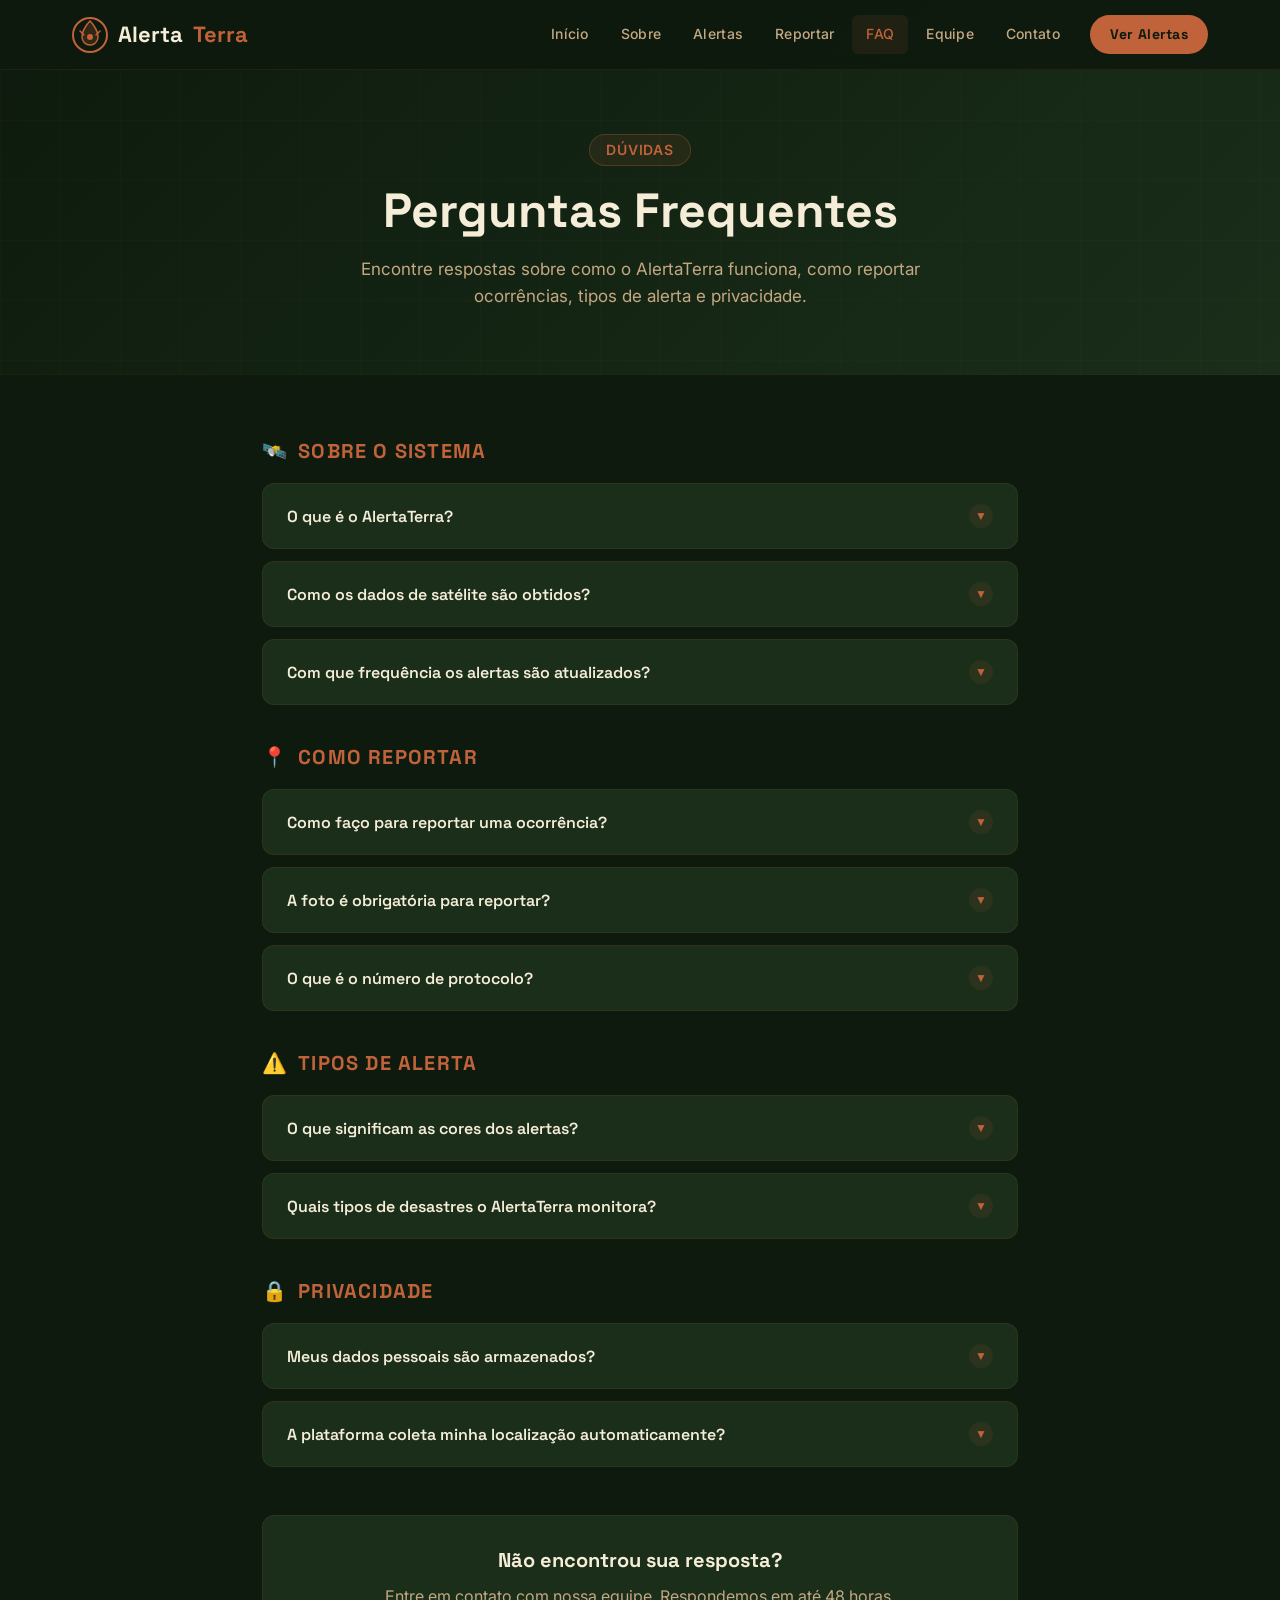
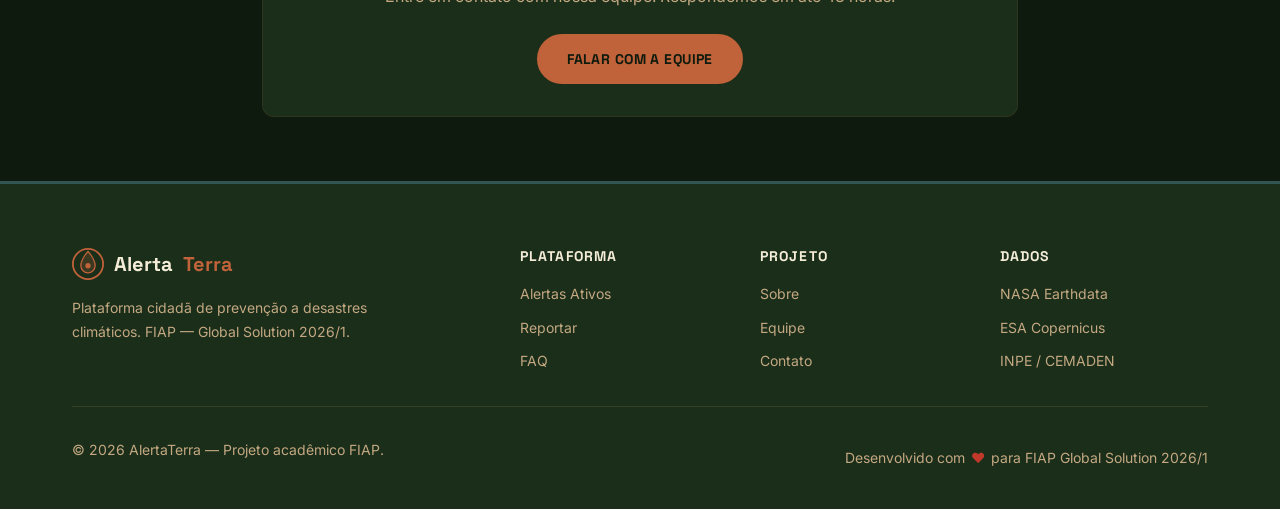
<file: faq.html>
<!DOCTYPE html>
<html lang="pt-BR">
<head>
  <meta charset="UTF-8">
  <meta name="viewport" content="width=device-width, initial-scale=1.0">
  <meta name="description" content="Perguntas frequentes sobre o AlertaTerra — alertas climáticos, como reportar ocorrências, privacidade e mais.">
  <title>FAQ — AlertaTerra</title>

  <link rel="icon" type="image/svg+xml" href="./assets/img/favicon.svg">
  <link rel="stylesheet" href="css/styles.css">
  <link rel="stylesheet" href="css/components.css">
  <link rel="stylesheet" href="css/responsive.css">
</head>
<body>

  <a class="skip-link" href="#conteudo-principal">Pular para o conteúdo</a>

  <header>
    <nav class="navbar" role="navigation" aria-label="Menu principal">
      <div class="container navbar-inner">
        <a href="index.html" class="navbar-brand" aria-label="AlertaTerra — Página inicial">
          <svg class="navbar-logo-icon" viewBox="0 0 36 36" fill="none" xmlns="http://www.w3.org/2000/svg" aria-hidden="true">
            <circle cx="18" cy="18" r="17" stroke="#C0623A" stroke-width="2"/>
            <path d="M18 4C18 4 10 12 10 20a8 8 0 0016 0c0-8-8-16-8-16z" fill="rgba(192,98,58,0.20)" stroke="#C0623A" stroke-width="1.5"/>
            <circle cx="18" cy="20" r="3" fill="#C0623A"/>
            <path d="M8 14l4 4M28 14l-4 4" stroke="#C0623A" stroke-width="1.5" stroke-linecap="round"/>
          </svg>
          Alerta<span class="brand-highlight">Terra</span>
        </a>
        <button class="nav-toggle" id="nav-toggle" aria-controls="nav-menu" aria-expanded="false" aria-label="Abrir menu">
          <span class="nav-toggle-bar"></span>
          <span class="nav-toggle-bar"></span>
          <span class="nav-toggle-bar"></span>
        </button>
        <ul class="nav-menu" id="nav-menu" role="list">
          <li><a href="index.html" class="nav-link">Início</a></li>
          <li><a href="sobre.html" class="nav-link">Sobre</a></li>
          <li><a href="alertas.html" class="nav-link">Alertas</a></li>
          <li><a href="reportar.html" class="nav-link">Reportar</a></li>
          <li><a href="faq.html" class="nav-link active">FAQ</a></li>
          <li><a href="integrantes.html" class="nav-link">Equipe</a></li>
          <li><a href="contato.html" class="nav-link">Contato</a></li>
          <li><a href="alertas.html" class="nav-link nav-cta">Ver Alertas</a></li>
        </ul>
      </div>
    </nav>
  </header>

  <main id="conteudo-principal">

    <div class="page-header">
      <div class="page-header-bg" aria-hidden="true"></div>
      <div class="container page-header-content">
        <span class="page-header-eyebrow">Dúvidas</span>
        <h1>Perguntas Frequentes</h1>
        <p>Encontre respostas sobre como o AlertaTerra funciona, como reportar ocorrências, tipos de alerta e privacidade.</p>
      </div>
    </div>
    <section class="section" id="faq-sistema" aria-labelledby="faq-sistema-titulo">
      <div class="container" style="max-width: 820px;">

        <div class="fade-in-element" style="margin-bottom: 2.5rem;">
          <h2 id="faq-sistema-titulo" style="font-size: 1.25rem; color: var(--ciano-alerta); text-transform: uppercase; letter-spacing: 0.06em; margin-bottom: 1.25rem; display: flex; align-items: center; gap: 0.625rem;">
            <span aria-hidden="true">🛰️</span> Sobre o Sistema
          </h2>

          <ul class="faq-list" role="list" aria-label="Perguntas sobre o sistema">

            <li class="faq-item" id="faq-o-que-e">
              <button class="faq-question" type="button" aria-controls="resp-o-que-e">
                O que é o AlertaTerra?
                <span class="faq-arrow" aria-hidden="true">▼</span>
              </button>
              <div class="faq-answer" id="resp-o-que-e" role="region">
                <div class="faq-answer-inner">
                  O AlertaTerra é uma plataforma cidadã de prevenção e resposta a desastres climáticos no Brasil.
                  Ele cruza dados de satélites da NASA (Landsat), ESA (Sentinel) e INPE com informações de
                  geolocalização para emitir alertas de enchentes, deslizamentos, queimadas e secas em tempo real.
                  A plataforma permite que cidadãos consultem o risco de sua região, reportem ocorrências e
                  encontrem rotas de evacuação e abrigos próximos.
                </div>
              </div>
            </li>

            <li class="faq-item" id="faq-como-dados">
              <button class="faq-question" type="button" aria-controls="resp-como-dados">
                Como os dados de satélite são obtidos?
                <span class="faq-arrow" aria-hidden="true">▼</span>
              </button>
              <div class="faq-answer" id="resp-como-dados" role="region">
                <div class="faq-answer-inner">
                  Os dados são obtidos de fontes abertas e gratuitas:
                  <ul style="margin-top: 0.75rem; padding-left: 1.25rem; list-style: disc; color: var(--cinza-claro); font-size: inherit;">
                    <li style="margin-bottom: 0.375rem;"><strong style="color: var(--branco);">NASA Earthdata</strong> — imagens Landsat e MODIS para detecção de queimadas, variação de temperatura e umidade do solo;</li>
                    <li style="margin-bottom: 0.375rem;"><strong style="color: var(--branco);">ESA Copernicus</strong> — imagens Sentinel-1 (radar) e Sentinel-2 (óptico) para monitoramento de enchentes e deslizamentos;</li>
                    <li style="margin-bottom: 0.375rem;"><strong style="color: var(--branco);">INPE BDQueimadas</strong> — banco de dados nacional de focos de queimadas atualizado diariamente;</li>
                    <li><strong style="color: var(--branco);">CEMADEN</strong> — Centro Nacional de Monitoramento e Alertas de Desastres Naturais do governo federal.</li>
                  </ul>
                </div>
              </div>
            </li>

            <li class="faq-item" id="faq-atualizacao">
              <button class="faq-question" type="button" aria-controls="resp-atualizacao">
                Com que frequência os alertas são atualizados?
                <span class="faq-arrow" aria-hidden="true">▼</span>
              </button>
              <div class="faq-answer" id="resp-atualizacao" role="region">
                <div class="faq-answer-inner">
                  Os alertas são atualizados de acordo com a frequência de imageamento dos satélites:
                  imagens ópticas (Sentinel-2, Landsat) são atualizadas a cada 5–16 dias por ponto,
                  enquanto imagens radar (Sentinel-1) chegam a cada 6–12 dias. Dados de queimadas do INPE
                  são atualizados diariamente. Em situações de crise declarada, a frequência pode aumentar
                  por meio de requisições prioritárias às agências espaciais.
                </div>
              </div>
            </li>

          </ul>
        </div>
<div class="fade-in-element" style="margin-bottom: 2.5rem;">
          <h2 style="font-size: 1.25rem; color: var(--ciano-alerta); text-transform: uppercase; letter-spacing: 0.06em; margin-bottom: 1.25rem; display: flex; align-items: center; gap: 0.625rem;">
            <span aria-hidden="true">📍</span> Como Reportar
          </h2>

          <ul class="faq-list" role="list" aria-label="Perguntas sobre como reportar">

            <li class="faq-item" id="faq-como-reportar">
              <button class="faq-question" type="button" aria-controls="resp-como-reportar">
                Como faço para reportar uma ocorrência?
                <span class="faq-arrow" aria-hidden="true">▼</span>
              </button>
              <div class="faq-answer" id="resp-como-reportar" role="region">
                <div class="faq-answer-inner">
                  Para reportar uma ocorrência, acesse a página <a href="reportar.html" style="color: var(--ciano-alerta);">Reportar Ocorrência</a> no menu superior.
                  Preencha o formulário com o tipo de desastre observado (enchente, deslizamento, queimada ou seca),
                  a região, a gravidade percebida, uma descrição do que está acontecendo e, se possível,
                  uma foto e sua localização. Após enviar, você receberá um número de protocolo para
                  acompanhar sua ocorrência.
                </div>
              </div>
            </li>

            <li class="faq-item" id="faq-foto-obrigatoria">
              <button class="faq-question" type="button" aria-controls="resp-foto-obrigatoria">
                A foto é obrigatória para reportar?
                <span class="faq-arrow" aria-hidden="true">▼</span>
              </button>
              <div class="faq-answer" id="resp-foto-obrigatoria" role="region">
                <div class="faq-answer-inner">
                  Não. A foto é opcional, mas muito valorizada pois ajuda a validar a ocorrência e
                  aumenta a prioridade de atenção ao reporte. Se você não tiver como enviar uma imagem,
                  uma descrição detalhada do que está acontecendo já é suficiente para registrar a ocorrência.
                  Nunca se coloque em risco para tirar uma foto!
                </div>
              </div>
            </li>

            <li class="faq-item" id="faq-protocolo">
              <button class="faq-question" type="button" aria-controls="resp-protocolo">
                O que é o número de protocolo?
                <span class="faq-arrow" aria-hidden="true">▼</span>
              </button>
              <div class="faq-answer" id="resp-protocolo" role="region">
                <div class="faq-answer-inner">
                  O número de protocolo é um identificador único gerado automaticamente ao enviar seu reporte.
                  Guarde-o para acompanhar o status do seu registro. Em uma futura versão com backend,
                  ele permitirá que você consulte se sua ocorrência foi verificada por um agente,
                  se um alerta foi emitido em consequência do seu reporte e qual foi a ação tomada.
                </div>
              </div>
            </li>

          </ul>
        </div>
        <div class="fade-in-element" style="margin-bottom: 2.5rem;">
          <h2 style="font-size: 1.25rem; color: var(--ciano-alerta); text-transform: uppercase; letter-spacing: 0.06em; margin-bottom: 1.25rem; display: flex; align-items: center; gap: 0.625rem;">
            <span aria-hidden="true">⚠️</span> Tipos de Alerta
          </h2>

          <ul class="faq-list" role="list" aria-label="Perguntas sobre tipos de alerta">

            <li class="faq-item" id="faq-gravidades">
              <button class="faq-question" type="button" aria-controls="resp-gravidades">
                O que significam as cores dos alertas?
                <span class="faq-arrow" aria-hidden="true">▼</span>
              </button>
              <div class="faq-answer" id="resp-gravidades" role="region">
                <div class="faq-answer-inner">
                  Os alertas são classificados em quatro níveis de gravidade:
                  <ul style="margin-top: 0.75rem; padding-left: 1.25rem; list-style: none;">
                    <li style="margin-bottom: 0.5rem;"><span style="color: var(--vermelho-critico); font-weight: 700;">🔴 Crítico</span> — Risco imediato de vida. Evacue a área agora. Siga as orientações da Defesa Civil.</li>
                    <li style="margin-bottom: 0.5rem;"><span style="color: var(--laranja-alto); font-weight: 700;">🟠 Alto</span> — Situação perigosa em desenvolvimento. Prepare-se para evacuação e fique em alerta.</li>
                    <li style="margin-bottom: 0.5rem;"><span style="color: var(--amarelo-moderado); font-weight: 700;">🟡 Moderado</span> — Monitoramento intensificado. Evite áreas de risco e esteja pronto para agir.</li>
                    <li><span style="color: var(--verde-seguro); font-weight: 700;">🟢 Baixo</span> — Situação sob controle. Continue monitorando para possíveis atualizações.</li>
                  </ul>
                </div>
              </div>
            </li>

            <li class="faq-item" id="faq-tipos">
              <button class="faq-question" type="button" aria-controls="resp-tipos">
                Quais tipos de desastres o AlertaTerra monitora?
                <span class="faq-arrow" aria-hidden="true">▼</span>
              </button>
              <div class="faq-answer" id="resp-tipos" role="region">
                <div class="faq-answer-inner">
                  Atualmente o AlertaTerra monitora quatro categorias de desastres:
                  <ul style="margin-top: 0.75rem; padding-left: 1.25rem; list-style: disc; color: var(--cinza-claro);">
                    <li style="margin-bottom: 0.375rem;"><strong style="color: var(--branco);">🌊 Enchentes</strong> — Detectadas por análise de variação de nível de rios e saturação do solo via imagens radar Sentinel-1;</li>
                    <li style="margin-bottom: 0.375rem;"><strong style="color: var(--branco);">⛰️ Deslizamentos</strong> — Identificados por análise de relevo, saturação hídrica e histórico de movimentação de encostas;</li>
                    <li style="margin-bottom: 0.375rem;"><strong style="color: var(--branco);">🔥 Queimadas</strong> — Monitoradas em tempo real via dados MODIS/VIIRS da NASA e BDQueimadas do INPE;</li>
                    <li><strong style="color: var(--branco);">🏜️ Secas</strong> — Avaliadas por índices de vegetação (NDVI) e dados de precipitação acumulada.</li>
                  </ul>
                </div>
              </div>
            </li>

          </ul>
        </div>
        <div class="fade-in-element">
          <h2 style="font-size: 1.25rem; color: var(--ciano-alerta); text-transform: uppercase; letter-spacing: 0.06em; margin-bottom: 1.25rem; display: flex; align-items: center; gap: 0.625rem;">
            <span aria-hidden="true">🔒</span> Privacidade
          </h2>

          <ul class="faq-list" role="list" aria-label="Perguntas sobre privacidade">

            <li class="faq-item" id="faq-dados-pessoais">
              <button class="faq-question" type="button" aria-controls="resp-dados-pessoais">
                Meus dados pessoais são armazenados?
                <span class="faq-arrow" aria-hidden="true">▼</span>
              </button>
              <div class="faq-answer" id="resp-dados-pessoais" role="region">
                <div class="faq-answer-inner">
                  O AlertaTerra é uma plataforma acadêmica sem backend real nesta versão.
                  Nenhum dado pessoal é enviado ou armazenado — todos os formulários funcionam
                  apenas como demonstração visual. Em uma versão de produção, a coleta de dados
                  seria regida pela LGPD (Lei Geral de Proteção de Dados), com consentimento
                  explícito do usuário e anonimização dos dados de localização quando possível.
                </div>
              </div>
            </li>

            <li class="faq-item" id="faq-localizacao">
              <button class="faq-question" type="button" aria-controls="resp-localizacao">
                A plataforma coleta minha localização automaticamente?
                <span class="faq-arrow" aria-hidden="true">▼</span>
              </button>
              <div class="faq-answer" id="resp-localizacao" role="region">
                <div class="faq-answer-inner">
                  Não. A localização só seria coletada mediante permissão explícita do usuário,
                  exclusivamente quando o usuário clicasse em "usar minha localização" ao reportar
                  uma ocorrência. Em nenhum momento a plataforma coletaria localização passiva
                  ou em segundo plano. O usuário sempre poderia informar a localização manualmente
                  por endereço ou município.
                </div>
              </div>
            </li>

          </ul>
        </div>
        
        <div class="fade-in-element" style="margin-top: 3rem; text-align: center; padding: 2rem; background-color: var(--azul-profundo); border: 1px solid rgba(192,98,58,0.12); border-radius: var(--radius-md);">
          <h2 style="font-size: 1.25rem; margin-bottom: 0.75rem;">Não encontrou sua resposta?</h2>
          <p class="text-muted" style="margin-bottom: 1.5rem;">Entre em contato com nossa equipe. Respondemos em até 48 horas.</p>
          <a href="contato.html" class="btn btn-primary">Falar com a equipe</a>
        </div>

      </div>
    </section>

  </main>

  <footer class="footer" role="contentinfo">
    <div class="container">
      <div class="footer-grid">
        <div>
          <a href="index.html" class="footer-brand">
            <svg class="footer-brand-logo" viewBox="0 0 36 36" fill="none" aria-hidden="true">
              <circle cx="18" cy="18" r="17" stroke="#C0623A" stroke-width="2"/>
              <path d="M18 4C18 4 10 12 10 20a8 8 0 0016 0c0-8-8-16-8-16z" fill="rgba(192,98,58,0.20)" stroke="#C0623A" stroke-width="1.5"/>
              <circle cx="18" cy="20" r="3" fill="#C0623A"/>
            </svg>
            Alerta<span style="color: var(--ciano-alerta);">Terra</span>
          </a>
          <p class="footer-description">Plataforma cidadã de prevenção a desastres climáticos. FIAP — Global Solution 2026/1.</p>
        </div>
        <div>
          <h3 class="footer-col-title">Plataforma</h3>
          <nav aria-label="Links da plataforma"><ul class="footer-links" role="list">
            <li><a href="alertas.html" class="footer-link">Alertas Ativos</a></li>
            <li><a href="reportar.html" class="footer-link">Reportar</a></li>
            <li><a href="faq.html" class="footer-link">FAQ</a></li>
          </ul></nav>
        </div>
        <div>
          <h3 class="footer-col-title">Projeto</h3>
          <nav aria-label="Links do projeto"><ul class="footer-links" role="list">
            <li><a href="sobre.html" class="footer-link">Sobre</a></li>
            <li><a href="integrantes.html" class="footer-link">Equipe</a></li>
            <li><a href="contato.html" class="footer-link">Contato</a></li>
          </ul></nav>
        </div>
        <div>
          <h3 class="footer-col-title">Dados</h3>
          <ul class="footer-links" role="list">
            <li><span class="footer-link">NASA Earthdata</span></li>
            <li><span class="footer-link">ESA Copernicus</span></li>
            <li><span class="footer-link">INPE / CEMADEN</span></li>
          </ul>
        </div>
      </div>
      <div class="footer-bottom">
        <p class="footer-copy">&copy; 2026 AlertaTerra — Projeto acadêmico FIAP.</p>
        <div class="footer-fiap">Desenvolvido com <span>♥</span> para FIAP Global Solution 2026/1</div>
      </div>
    </div>
  </footer>

  <button class="btn-scroll-top" id="btn-scroll-top" aria-label="Voltar ao topo">
    <svg width="18" height="18" viewBox="0 0 24 24" fill="none" stroke="currentColor" stroke-width="2.5" stroke-linecap="round" stroke-linejoin="round" aria-hidden="true"><polyline points="18 15 12 9 6 15"></polyline></svg>
  </button>

  <script src="js/main.js"></script>
  <script src="js/faq.js"></script>
</body>
</html>
</file>
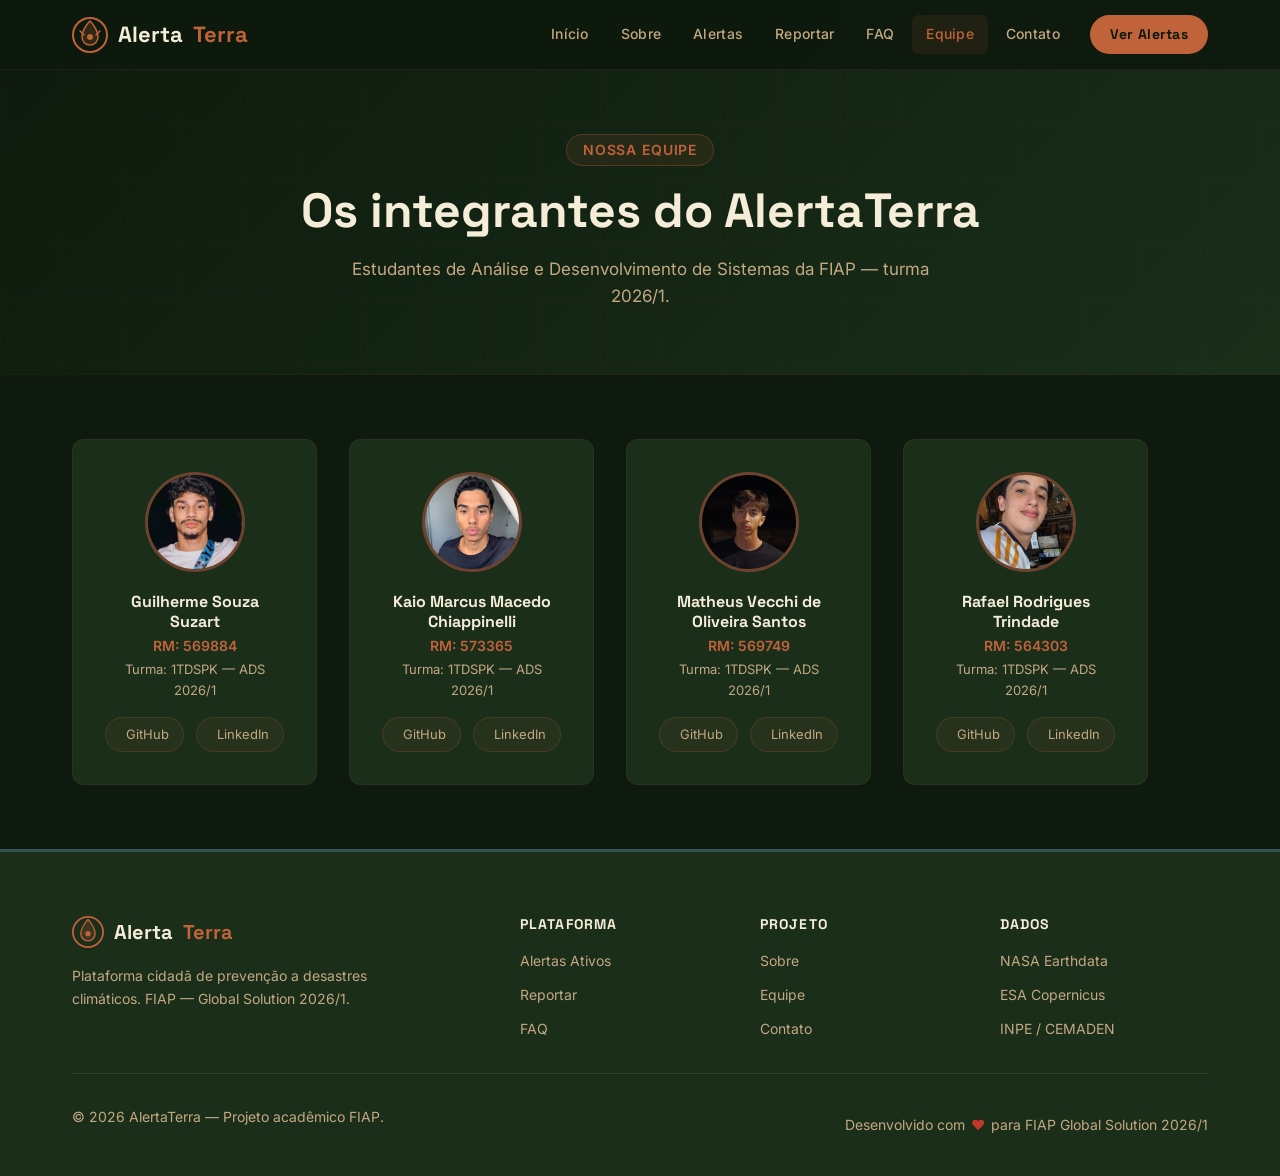
<file: integrantes.html>
<!DOCTYPE html>
<html lang="pt-BR">
<head>
  <meta charset="UTF-8">
  <meta name="viewport" content="width=device-width, initial-scale=1.0">
  <meta name="description" content="Equipe AlertaTerra — conheça os integrantes do projeto FIAP Global Solution 2026/1.">
  <title>Equipe — AlertaTerra</title>

  <link rel="icon" type="image/svg+xml" href="./assets/img/favicon.svg">
  <link rel="stylesheet" href="css/styles.css">
  <link rel="stylesheet" href="css/components.css">
  <link rel="stylesheet" href="css/responsive.css">
</head>
<body>

  <a class="skip-link" href="#conteudo-principal">Pular para o conteúdo</a>

  <header>
    <nav class="navbar" role="navigation" aria-label="Menu principal">
      <div class="container navbar-inner">
        <a href="index.html" class="navbar-brand" aria-label="AlertaTerra — Página inicial">
          <svg class="navbar-logo-icon" viewBox="0 0 36 36" fill="none" xmlns="http://www.w3.org/2000/svg" aria-hidden="true">
            <circle cx="18" cy="18" r="17" stroke="#C0623A" stroke-width="2"/>
            <path d="M18 4C18 4 10 12 10 20a8 8 0 0016 0c0-8-8-16-8-16z" fill="rgba(192,98,58,0.20)" stroke="#C0623A" stroke-width="1.5"/>
            <circle cx="18" cy="20" r="3" fill="#C0623A"/>
            <path d="M8 14l4 4M28 14l-4 4" stroke="#C0623A" stroke-width="1.5" stroke-linecap="round"/>
          </svg>
          Alerta<span class="brand-highlight">Terra</span>
        </a>
        <button class="nav-toggle" id="nav-toggle" aria-controls="nav-menu" aria-expanded="false" aria-label="Abrir menu">
          <span class="nav-toggle-bar"></span>
          <span class="nav-toggle-bar"></span>
          <span class="nav-toggle-bar"></span>
        </button>
        <ul class="nav-menu" id="nav-menu" role="list">
          <li><a href="index.html" class="nav-link">Início</a></li>
          <li><a href="sobre.html" class="nav-link">Sobre</a></li>
          <li><a href="alertas.html" class="nav-link">Alertas</a></li>
          <li><a href="reportar.html" class="nav-link">Reportar</a></li>
          <li><a href="faq.html" class="nav-link">FAQ</a></li>
          <li><a href="integrantes.html" class="nav-link active">Equipe</a></li>
          <li><a href="contato.html" class="nav-link">Contato</a></li>
          <li><a href="alertas.html" class="nav-link nav-cta">Ver Alertas</a></li>
        </ul>
      </div>
    </nav>
  </header>

  <main id="conteudo-principal">

    <div class="page-header">
      <div class="page-header-bg" aria-hidden="true"></div>
      <div class="container page-header-content">
        <span class="page-header-eyebrow">Nossa Equipe</span>
        <h1>Os integrantes do AlertaTerra</h1>
        <p>Estudantes de Análise e Desenvolvimento de Sistemas da FIAP — turma 2026/1.</p>
      </div>
    </div>

    
    <section class="section" id="equipe" aria-labelledby="equipe-titulo">
      <div class="container">

        <div class="visually-hidden">
          <h2 id="equipe-titulo">Integrantes da equipe</h2>
        </div>

        <div class="integrantes-grid grid-3 fade-in-element" role="list" aria-label="Cartões dos integrantes">

          
          <article class="integrante-card fade-in-element" role="listitem">
            <div class="integrante-foto-wrapper">
              <img src="./assets/img/WhatsApp%20Image%202026-05-23%20at%2023.51.27.jpeg" alt="Guilherme Souza Suzart" class="integrante-foto">
            </div>
            <h2 class="integrante-nome">Guilherme Souza Suzart</h2>
            <p class="integrante-rm">RM: 569884</p>
            <p class="integrante-turma">Turma: 1TDSPK — ADS 2026/1</p>
            <nav class="integrante-links" aria-label="Links de Guilherme Suzart">
              <a href="https://github.com/Suzart007" class="integrante-link" target="_blank" rel="noopener noreferrer" aria-label="GitHub de Guilherme Suzart">
                <svg width="14" height="14" viewBox="0 0 24 24" fill="currentColor" aria-hidden="true"><path d="M12 2A10 10 0 0 0 2 12c0 4.42 2.87 8.17 6.84 9.5.5.08.66-.23.66-.5v-1.69c-2.77.6-3.36-1.34-3.36-1.34-.46-1.16-1.11-1.47-1.11-1.47-.91-.62.07-.6.07-.6 1 .07 1.53 1.03 1.53 1.03.87 1.52 2.34 1.07 2.91.83.09-.65.35-1.09.63-1.34-2.22-.25-4.55-1.11-4.55-4.92 0-1.11.38-2 1.03-2.71-.1-.25-.45-1.29.1-2.64 0 0 .84-.27 2.75 1.02.79-.22 1.65-.33 2.5-.33.85 0 1.71.11 2.5.33 1.91-1.29 2.75-1.02 2.75-1.02.55 1.35.2 2.39.1 2.64.65.71 1.03 1.6 1.03 2.71 0 3.82-2.34 4.66-4.57 4.91.36.31.69.92.69 1.85V21c0 .27.16.59.67.5C19.14 20.16 22 16.42 22 12A10 10 0 0 0 12 2z"/></svg>
                GitHub
              </a>
              <a href="https://www.linkedin.com/in/guilherme-suzart-ba83193b3?utm_source=share_via&utm_content=profile&utm_medium=member_ios" class="integrante-link" target="_blank" rel="noopener noreferrer" aria-label="LinkedIn de Guilherme Suzart">
                <svg width="14" height="14" viewBox="0 0 24 24" fill="currentColor" aria-hidden="true"><path d="M20.447 20.452h-3.554v-5.569c0-1.328-.027-3.037-1.852-3.037-1.853 0-2.136 1.445-2.136 2.939v5.667H9.351V9h3.414v1.561h.046c.477-.9 1.637-1.85 3.37-1.85 3.601 0 4.267 2.37 4.267 5.455v6.286zM5.337 7.433a2.062 2.062 0 0 1-2.063-2.065 2.064 2.064 0 1 1 2.063 2.065zm1.782 13.019H3.555V9h3.564v11.452zM22.225 0H1.771C.792 0 0 .774 0 1.729v20.542C0 23.227.792 24 1.771 24h20.451C23.2 24 24 23.227 24 22.271V1.729C24 .774 23.2 0 22.222 0h.003z"/></svg>
                LinkedIn
              </a>
            </nav>
          </article>

          
          <article class="integrante-card fade-in-element" role="listitem">
            <div class="integrante-foto-wrapper" aria-hidden="true">
              <img src="./assets/img/WhatsApp%20Image%202026-05-26%20at%2012.23.00.jpeg" alt="Kaio Marcus Macedo Chiappinelli" class="integrante-foto">
            </div>
            <h2 class="integrante-nome">Kaio Marcus Macedo Chiappinelli </h2>
            <p class="integrante-rm">RM:  573365</p>
            <p class="integrante-turma">Turma: 1TDSPK — ADS 2026/1</p>
            <nav class="integrante-links" aria-label="Links de Kaio Chiappinelli">
              <a href="https://github.com/KaioChiappinelli" class="integrante-link" target="_blank" rel="noopener noreferrer" aria-label="GitHub de Kaio Chiappinelli">
                <svg width="14" height="14" viewBox="0 0 24 24" fill="currentColor" aria-hidden="true"><path d="M12 2A10 10 0 0 0 2 12c0 4.42 2.87 8.17 6.84 9.5.5.08.66-.23.66-.5v-1.69c-2.77.6-3.36-1.34-3.36-1.34-.46-1.16-1.11-1.47-1.11-1.47-.91-.62.07-.6.07-.6 1 .07 1.53 1.03 1.53 1.03.87 1.52 2.34 1.07 2.91.83.09-.65.35-1.09.63-1.34-2.22-.25-4.55-1.11-4.55-4.92 0-1.11.38-2 1.03-2.71-.1-.25-.45-1.29.1-2.64 0 0 .84-.27 2.75 1.02.79-.22 1.65-.33 2.5-.33.85 0 1.71.11 2.5.33 1.91-1.29 2.75-1.02 2.75-1.02.55 1.35.2 2.39.1 2.64.65.71 1.03 1.6 1.03 2.71 0 3.82-2.34 4.66-4.57 4.91.36.31.69.92.69 1.85V21c0 .27.16.59.67.5C19.14 20.16 22 16.42 22 12A10 10 0 0 0 12 2z"/></svg>
                GitHub
              </a>
              <a href="https://www.linkedin.com/in/kaio-chiappinelli-183106322" class="integrante-link" target="_blank" rel="noopener noreferrer" aria-label="LinkedIn de Kaio Chiappinelli">
                <svg width="14" height="14" viewBox="0 0 24 24" fill="currentColor" aria-hidden="true"><path d="M20.447 20.452h-3.554v-5.569c0-1.328-.027-3.037-1.852-3.037-1.853 0-2.136 1.445-2.136 2.939v5.667H9.351V9h3.414v1.561h.046c.477-.9 1.637-1.85 3.37-1.85 3.601 0 4.267 2.37 4.267 5.455v6.286zM5.337 7.433a2.062 2.062 0 0 1-2.063-2.065 2.064 2.064 0 1 1 2.063 2.065zm1.782 13.019H3.555V9h3.564v11.452zM22.225 0H1.771C.792 0 0 .774 0 1.729v20.542C0 23.227.792 24 1.771 24h20.451C23.2 24 24 23.227 24 22.271V1.729C24 .774 23.2 0 22.222 0h.003z"/></svg>
                LinkedIn
              </a>
            </nav>
          </article>

          
          <article class="integrante-card fade-in-element" role="listitem">
            <div class="integrante-foto-wrapper" aria-hidden="true">
              <img src="./assets/img/WhatsApp%20Image%202026-05-26%20at%2011.51.46.jpeg" alt="Matheus Vecchi" class="integrante-foto">
            </div>
            <h2 class="integrante-nome">Matheus Vecchi de Oliveira Santos </h2>
            <p class="integrante-rm">RM: 569749</p>
            <p class="integrante-turma">Turma: 1TDSPK — ADS 2026/1</p>
            <nav class="integrante-links" aria-label="Links de Matheus Vecchi">
              <a href="https://github.com/ogvecchi" class="integrante-link" target="_blank" rel="noopener noreferrer" aria-label="GitHub de Matheus Vecchi">
                <svg width="14" height="14" viewBox="0 0 24 24" fill="currentColor" aria-hidden="true"><path d="M12 2A10 10 0 0 0 2 12c0 4.42 2.87 8.17 6.84 9.5.5.08.66-.23.66-.5v-1.69c-2.77.6-3.36-1.34-3.36-1.34-.46-1.16-1.11-1.47-1.11-1.47-.91-.62.07-.6.07-.6 1 .07 1.53 1.03 1.53 1.03.87 1.52 2.34 1.07 2.91.83.09-.65.35-1.09.63-1.34-2.22-.25-4.55-1.11-4.55-4.92 0-1.11.38-2 1.03-2.71-.1-.25-.45-1.29.1-2.64 0 0 .84-.27 2.75 1.02.79-.22 1.65-.33 2.5-.33.85 0 1.71.11 2.5.33 1.91-1.29 2.75-1.02 2.75-1.02.55 1.35.2 2.39.1 2.64.65.71 1.03 1.6 1.03 2.71 0 3.82-2.34 4.66-4.57 4.91.36.31.69.92.69 1.85V21c0 .27.16.59.67.5C19.14 20.16 22 16.42 22 12A10 10 0 0 0 12 2z"/></svg>
                GitHub
              </a>
              <a href="https://www.linkedin.com/in/matheusvecchi-?utm_source=share_via&utm_content=profile&utm_medium=member_ios" class="integrante-link" target="_blank" rel="noopener noreferrer" aria-label="LinkedIn de Matheus Vecchi">
                <svg width="14" height="14" viewBox="0 0 24 24" fill="currentColor" aria-hidden="true"><path d="M20.447 20.452h-3.554v-5.569c0-1.328-.027-3.037-1.852-3.037-1.853 0-2.136 1.445-2.136 2.939v5.667H9.351V9h3.414v1.561h.046c.477-.9 1.637-1.85 3.37-1.85 3.601 0 4.267 2.37 4.267 5.455v6.286zM5.337 7.433a2.062 2.062 0 0 1-2.063-2.065 2.064 2.064 0 1 1 2.063 2.065zm1.782 13.019H3.555V9h3.564v11.452zM22.225 0H1.771C.792 0 0 .774 0 1.729v20.542C0 23.227.792 24 1.771 24h20.451C23.2 24 24 23.227 24 22.271V1.729C24 .774 23.2 0 22.222 0h.003z"/></svg>
                LinkedIn
              </a>
            </nav>
          </article>

         
          <article class="integrante-card fade-in-element" role="listitem">
            <div class="integrante-foto-wrapper" aria-hidden="true">
              <img src="./assets/img/WhatsApp%20Image%202026-05-28%20at%2017.14.13.jpeg" alt="Rafael Rodrigues Trindade" class="integrante-foto">
            </div>
            <h2 class="integrante-nome">Rafael Rodrigues Trindade</h2>
            <p class="integrante-rm">RM: 564303</p>
            <p class="integrante-turma">Turma: 1TDSPK — ADS 2026/1</p>
            <nav class="integrante-links" aria-label="Links de Rafael Rodrigues">
              <a href="https://github.com/rafael04072007" class="integrante-link" target="_blank" rel="noopener noreferrer" aria-label="GitHub de Rafael Rodrigues">
                <svg width="14" height="14" viewBox="0 0 24 24" fill="currentColor" aria-hidden="true"><path d="M12 2A10 10 0 0 0 2 12c0 4.42 2.87 8.17 6.84 9.5.5.08.66-.23.66-.5v-1.69c-2.77.6-3.36-1.34-3.36-1.34-.46-1.16-1.11-1.47-1.11-1.47-.91-.62.07-.6.07-.6 1 .07 1.53 1.03 1.53 1.03.87 1.52 2.34 1.07 2.91.83.09-.65.35-1.09.63-1.34-2.22-.25-4.55-1.11-4.55-4.92 0-1.11.38-2 1.03-2.71-.1-.25-.45-1.29.1-2.64 0 0 .84-.27 2.75 1.02.79-.22 1.65-.33 2.5-.33.85 0 1.71.11 2.5.33 1.91-1.29 2.75-1.02 2.75-1.02.55 1.35.2 2.39.1 2.64.65.71 1.03 1.6 1.03 2.71 0 3.82-2.34 4.66-4.57 4.91.36.31.69.92.69 1.85V21c0 .27.16.59.67.5C19.14 20.16 22 16.42 22 12A10 10 0 0 0 12 2z"/></svg>
                GitHub
              </a>
              <a href="https://www.linkedin.com/in/rafael-rodrigues-7708b0283/" class="integrante-link" target="_blank" rel="noopener noreferrer" aria-label="LinkedIn de Rafael Rodrigues">
                <svg width="14" height="14" viewBox="0 0 24 24" fill="currentColor" aria-hidden="true"><path d="M20.447 20.452h-3.554v-5.569c0-1.328-.027-3.037-1.852-3.037-1.853 0-2.136 1.445-2.136 2.939v5.667H9.351V9h3.414v1.561h.046c.477-.9 1.637-1.85 3.37-1.85 3.601 0 4.267 2.37 4.267 5.455v6.286zM5.337 7.433a2.062 2.062 0 0 1-2.063-2.065 2.064 2.064 0 1 1 2.063 2.065zm1.782 13.019H3.555V9h3.564v11.452zM22.225 0H1.771C.792 0 0 .774 0 1.729v20.542C0 23.227.792 24 1.771 24h20.451C23.2 24 24 23.227 24 22.271V1.729C24 .774 23.2 0 22.222 0h.003z"/></svg>
                LinkedIn
              </a>
            </nav>
          </article>

        </div>

      </div>
    </section>

  </main>

  <footer class="footer" role="contentinfo">
    <div class="container">
      <div class="footer-grid">
        <div>
          <a href="index.html" class="footer-brand">
            <svg class="footer-brand-logo" viewBox="0 0 36 36" fill="none" aria-hidden="true">
              <circle cx="18" cy="18" r="17" stroke="#C0623A" stroke-width="2"/>
              <path d="M18 4C18 4 10 12 10 20a8 8 0 0016 0c0-8-8-16-8-16z" fill="rgba(192,98,58,0.20)" stroke="#C0623A" stroke-width="1.5"/>
              <circle cx="18" cy="20" r="3" fill="#C0623A"/>
            </svg>
            Alerta<span style="color: var(--ciano-alerta);">Terra</span>
          </a>
          <p class="footer-description">Plataforma cidadã de prevenção a desastres climáticos. FIAP — Global Solution 2026/1.</p>
        </div>
        <div>
          <h3 class="footer-col-title">Plataforma</h3>
          <nav aria-label="Links da plataforma"><ul class="footer-links" role="list">
            <li><a href="alertas.html" class="footer-link">Alertas Ativos</a></li>
            <li><a href="reportar.html" class="footer-link">Reportar</a></li>
            <li><a href="faq.html" class="footer-link">FAQ</a></li>
          </ul></nav>
        </div>
        <div>
          <h3 class="footer-col-title">Projeto</h3>
          <nav aria-label="Links do projeto"><ul class="footer-links" role="list">
            <li><a href="sobre.html" class="footer-link">Sobre</a></li>
            <li><a href="integrantes.html" class="footer-link">Equipe</a></li>
            <li><a href="contato.html" class="footer-link">Contato</a></li>
          </ul></nav>
        </div>
        <div>
          <h3 class="footer-col-title">Dados</h3>
          <ul class="footer-links" role="list">
            <li><span class="footer-link">NASA Earthdata</span></li>
            <li><span class="footer-link">ESA Copernicus</span></li>
            <li><span class="footer-link">INPE / CEMADEN</span></li>
          </ul>
        </div>
      </div>
      <div class="footer-bottom">
        <p class="footer-copy">&copy; 2026 AlertaTerra — Projeto acadêmico FIAP.</p>
        <div class="footer-fiap">Desenvolvido com <span>♥</span> para FIAP Global Solution 2026/1</div>
      </div>
    </div>
  </footer>

  <button class="btn-scroll-top" id="btn-scroll-top" aria-label="Voltar ao topo">
    <svg width="18" height="18" viewBox="0 0 24 24" fill="none" stroke="currentColor" stroke-width="2.5" stroke-linecap="round" stroke-linejoin="round" aria-hidden="true"><polyline points="18 15 12 9 6 15"></polyline></svg>
  </button>

  <script src="js/main.js"></script>
</body>
</html>
</file>
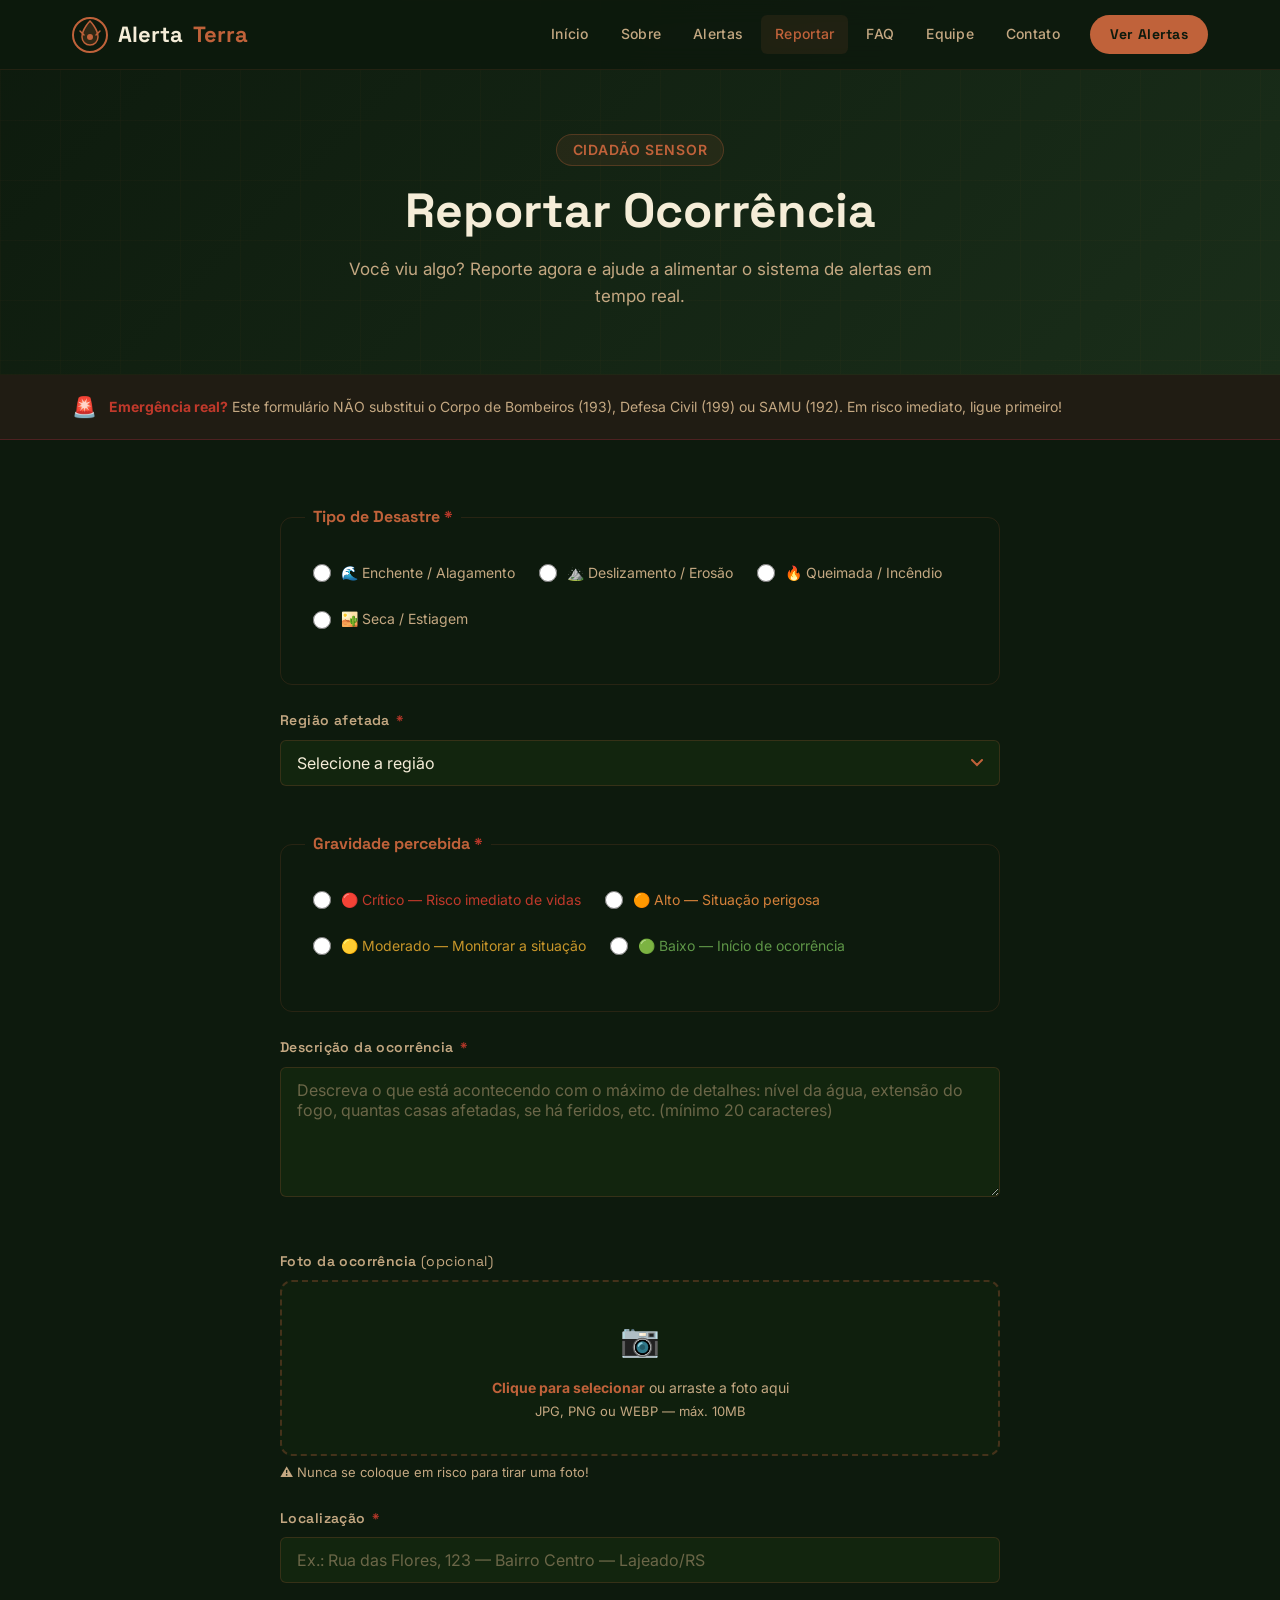
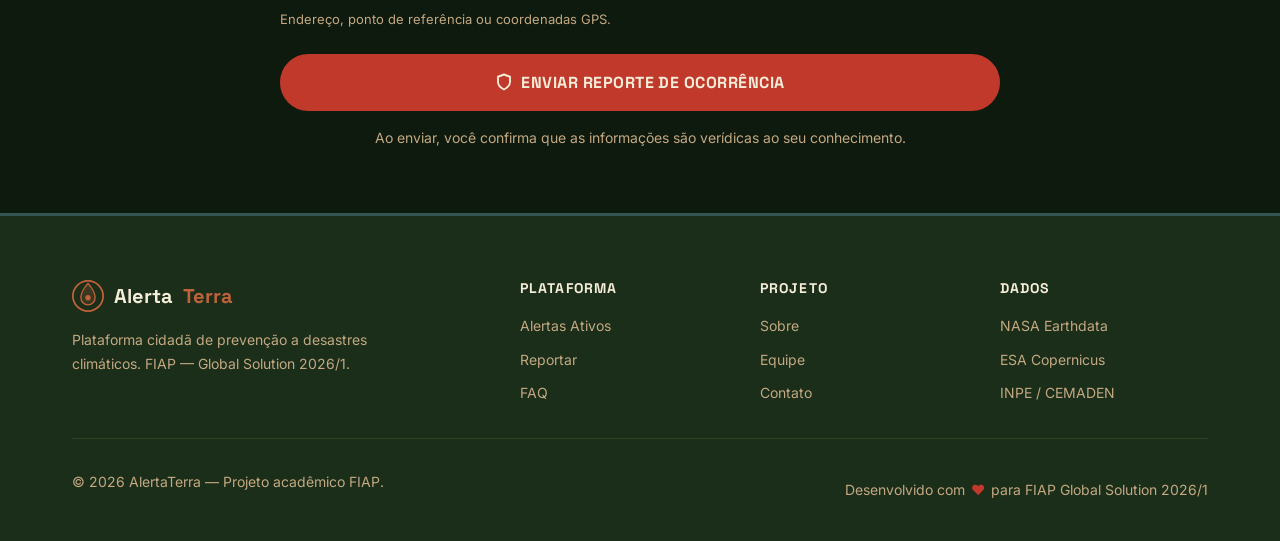
<file: reportar.html>
<!DOCTYPE html>
<html lang="pt-BR">
<head>
  <meta charset="UTF-8">
  <meta name="viewport" content="width=device-width, initial-scale=1.0">
  <meta name="description" content="Reporte uma ocorrência climática em tempo real — enchente, deslizamento, queimada ou seca.">
  <title>Reportar Ocorrência — AlertaTerra</title>

  <link rel="icon" type="image/svg+xml" href="./assets/img/favicon.svg">
  <link rel="stylesheet" href="css/styles.css">
  <link rel="stylesheet" href="css/components.css">
  <link rel="stylesheet" href="css/responsive.css">
</head>
<body>

  <a class="skip-link" href="#conteudo-principal">Pular para o conteúdo</a>

  <header>
    <nav class="navbar" role="navigation" aria-label="Menu principal">
      <div class="container navbar-inner">
        <a href="index.html" class="navbar-brand" aria-label="AlertaTerra — Página inicial">
          <svg class="navbar-logo-icon" viewBox="0 0 36 36" fill="none" xmlns="http://www.w3.org/2000/svg" aria-hidden="true">
            <circle cx="18" cy="18" r="17" stroke="#C0623A" stroke-width="2"/>
            <path d="M18 4C18 4 10 12 10 20a8 8 0 0016 0c0-8-8-16-8-16z" fill="rgba(192,98,58,0.20)" stroke="#C0623A" stroke-width="1.5"/>
            <circle cx="18" cy="20" r="3" fill="#C0623A"/>
            <path d="M8 14l4 4M28 14l-4 4" stroke="#C0623A" stroke-width="1.5" stroke-linecap="round"/>
          </svg>
          Alerta<span class="brand-highlight">Terra</span>
        </a>
        <button class="nav-toggle" id="nav-toggle" aria-controls="nav-menu" aria-expanded="false" aria-label="Abrir menu">
          <span class="nav-toggle-bar"></span>
          <span class="nav-toggle-bar"></span>
          <span class="nav-toggle-bar"></span>
        </button>
        <ul class="nav-menu" id="nav-menu" role="list">
          <li><a href="index.html" class="nav-link">Início</a></li>
          <li><a href="sobre.html" class="nav-link">Sobre</a></li>
          <li><a href="alertas.html" class="nav-link">Alertas</a></li>
          <li><a href="reportar.html" class="nav-link active">Reportar</a></li>
          <li><a href="faq.html" class="nav-link">FAQ</a></li>
          <li><a href="integrantes.html" class="nav-link">Equipe</a></li>
          <li><a href="contato.html" class="nav-link">Contato</a></li>
          <li><a href="alertas.html" class="nav-link nav-cta">Ver Alertas</a></li>
        </ul>
      </div>
    </nav>
  </header>

  <main id="conteudo-principal">

    <div class="page-header">
      <div class="page-header-bg" aria-hidden="true"></div>
      <div class="container page-header-content">
        <span class="page-header-eyebrow">Cidadão Sensor</span>
        <h1>Reportar Ocorrência</h1>
        <p>Você viu algo? Reporte agora e ajude a alimentar o sistema de alertas em tempo real.</p>
      </div>
    </div>

 
    <div style="background: rgba(255,59,92,0.08); border-bottom: 1px solid rgba(255,59,92,0.2);">
      <div class="container" style="padding-block: 1rem; display: flex; align-items: center; gap: 0.75rem; flex-wrap: wrap;">
        <span style="font-size: 1.25rem;" aria-hidden="true">🚨</span>
        <p style="margin: 0; font-size: var(--size-small); color: var(--cinza-claro);">
          <strong style="color: var(--vermelho-critico);">Emergência real?</strong>
          Este formulário NÃO substitui o Corpo de Bombeiros (193), Defesa Civil (199) ou SAMU (192).
          Em risco imediato, ligue primeiro!
        </p>
      </div>
    </div>

   
    <section class="section" id="reportar" aria-labelledby="reportar-titulo">
      <div class="container">

        <div style="max-width: 720px; margin-inline: auto;">

          <div class="visually-hidden">
            <h2 id="reportar-titulo">Formulário de reporte de ocorrência</h2>
          </div>

          <form id="form-reportar" novalidate aria-label="Formulário de reporte de ocorrência climática">

            
            <fieldset style="border: 1px solid rgba(192,98,58,0.15); border-radius: var(--radius-md); padding: 1.5rem; margin-bottom: 1.5rem;">
              <legend style="font-family: var(--font-titulo); font-size: 1rem; color: var(--ciano-alerta); font-weight: 700; padding-inline: 0.5rem;">
                Tipo de Desastre <span style="color: var(--vermelho-critico);" aria-label="obrigatório">*</span>
              </legend>

              <div class="form-radio-group" role="group" aria-label="Selecione o tipo de desastre">

                <label class="form-check">
                  <input type="radio" name="tipo-desastre" value="enchente" class="form-check-input" aria-label="Enchente">
                  <span class="form-check-label">🌊 Enchente / Alagamento</span>
                </label>

                <label class="form-check">
                  <input type="radio" name="tipo-desastre" value="deslizamento" class="form-check-input" aria-label="Deslizamento">
                  <span class="form-check-label">⛰️ Deslizamento / Erosão</span>
                </label>

                <label class="form-check">
                  <input type="radio" name="tipo-desastre" value="queimada" class="form-check-input" aria-label="Queimada">
                  <span class="form-check-label">🔥 Queimada / Incêndio</span>
                </label>

                <label class="form-check">
                  <input type="radio" name="tipo-desastre" value="seca" class="form-check-input" aria-label="Seca">
                  <span class="form-check-label">🏜️ Seca / Estiagem</span>
                </label>

              </div>
              <span class="form-error" id="rep-tipo-error" role="alert" aria-live="polite"></span>
            </fieldset>

            
            <div class="form-group">
              <label class="form-label" for="rep-regiao">
                Região afetada <span class="required" aria-label="obrigatório">*</span>
              </label>
              <select
                id="rep-regiao"
                name="regiao"
                class="form-control"
                required
                aria-describedby="rep-regiao-error"
              >
                <option value="">Selecione a região</option>
                <optgroup label="Norte">
                  <option value="norte-am">Amazonas (AM)</option>
                  <option value="norte-pa">Pará (PA)</option>
                  <option value="norte-ro">Rondônia (RO)</option>
                  <option value="norte-ac">Acre (AC)</option>
                  <option value="norte-rr">Roraima (RR)</option>
                  <option value="norte-ap">Amapá (AP)</option>
                  <option value="norte-to">Tocantins (TO)</option>
                </optgroup>
                <optgroup label="Nordeste">
                  <option value="ne-ba">Bahia (BA)</option>
                  <option value="ne-ce">Ceará (CE)</option>
                  <option value="ne-pe">Pernambuco (PE)</option>
                  <option value="ne-ma">Maranhão (MA)</option>
                  <option value="ne-pi">Piauí (PI)</option>
                  <option value="ne-rn">Rio Grande do Norte (RN)</option>
                  <option value="ne-pb">Paraíba (PB)</option>
                  <option value="ne-al">Alagoas (AL)</option>
                  <option value="ne-se">Sergipe (SE)</option>
                </optgroup>
                <optgroup label="Centro-Oeste">
                  <option value="co-go">Goiás (GO)</option>
                  <option value="co-mt">Mato Grosso (MT)</option>
                  <option value="co-ms">Mato Grosso do Sul (MS)</option>
                  <option value="co-df">Distrito Federal (DF)</option>
                </optgroup>
                <optgroup label="Sudeste">
                  <option value="se-sp">São Paulo (SP)</option>
                  <option value="se-rj">Rio de Janeiro (RJ)</option>
                  <option value="se-mg">Minas Gerais (MG)</option>
                  <option value="se-es">Espírito Santo (ES)</option>
                </optgroup>
                <optgroup label="Sul">
                  <option value="sul-rs">Rio Grande do Sul (RS)</option>
                  <option value="sul-sc">Santa Catarina (SC)</option>
                  <option value="sul-pr">Paraná (PR)</option>
                </optgroup>
              </select>
              <span class="form-error" id="rep-regiao-error" role="alert" aria-live="polite"></span>
            </div>

           
            <fieldset style="border: 1px solid rgba(192,98,58,0.15); border-radius: var(--radius-md); padding: 1.5rem; margin-bottom: 1.5rem;">
              <legend style="font-family: var(--font-titulo); font-size: 1rem; color: var(--ciano-alerta); font-weight: 700; padding-inline: 0.5rem;">
                Gravidade percebida <span style="color: var(--vermelho-critico);" aria-label="obrigatório">*</span>
              </legend>

              <div class="form-radio-group" role="group" aria-label="Selecione a gravidade da ocorrência">

                <label class="form-check">
                  <input type="radio" name="gravidade" value="critico" class="form-check-input">
                  <span class="form-check-label" style="color: var(--vermelho-critico);">🔴 Crítico — Risco imediato de vidas</span>
                </label>

                <label class="form-check">
                  <input type="radio" name="gravidade" value="alto" class="form-check-input">
                  <span class="form-check-label" style="color: var(--laranja-alto);">🟠 Alto — Situação perigosa</span>
                </label>

                <label class="form-check">
                  <input type="radio" name="gravidade" value="moderado" class="form-check-input">
                  <span class="form-check-label" style="color: var(--amarelo-moderado);">🟡 Moderado — Monitorar a situação</span>
                </label>

                <label class="form-check">
                  <input type="radio" name="gravidade" value="baixo" class="form-check-input">
                  <span class="form-check-label" style="color: var(--verde-seguro);">🟢 Baixo — Início de ocorrência</span>
                </label>

              </div>
              <span class="form-error" id="rep-gravidade-error" role="alert" aria-live="polite"></span>
            </fieldset>

           
            <div class="form-group">
              <label class="form-label" for="rep-descricao">
                Descrição da ocorrência <span class="required" aria-label="obrigatório">*</span>
              </label>
              <textarea
                id="rep-descricao"
                name="descricao"
                class="form-control"
                placeholder="Descreva o que está acontecendo com o máximo de detalhes: nível da água, extensão do fogo, quantas casas afetadas, se há feridos, etc. (mínimo 20 caracteres)"
                rows="5"
                required
                aria-describedby="rep-descricao-error"
              ></textarea>
              <span class="form-error" id="rep-descricao-error" role="alert" aria-live="polite"></span>
            </div>

            

            
            <div class="form-group">
              <label class="form-label" for="rep-foto">
                Foto da ocorrência <span style="font-weight: 400; color: var(--cinza-claro);">(opcional)</span>
              </label>
              <div class="form-file-wrapper">
                <input
                  type="file"
                  id="rep-foto"
                  name="foto"
                  accept="image/*"
                  aria-label="Enviar foto da ocorrência"
                >
                <span class="form-file-icon" aria-hidden="true">📷</span>
                <p class="form-file-text">
                  <strong>Clique para selecionar</strong> ou arraste a foto aqui<br>
                  <span style="font-size: 0.8125rem; color: var(--cinza-claro);">JPG, PNG ou WEBP — máx. 10MB</span>
                </p>
              </div>
              <p style="font-size: 0.8125rem; color: var(--cinza-claro); margin-top: 0.375rem;">
                ⚠️ Nunca se coloque em risco para tirar uma foto!
              </p>
            </div>

            
            <div class="form-group">
              <label class="form-label" for="rep-local">
                Localização <span class="required" aria-label="obrigatório">*</span>
              </label>
              <input
                type="text"
                id="rep-local"
                name="localizacao"
                class="form-control"
                placeholder="Ex.: Rua das Flores, 123 — Bairro Centro — Lajeado/RS"
                aria-describedby="rep-local-error rep-local-hint"
                required
              >
              <span class="form-error" id="rep-local-error" role="alert" aria-live="polite"></span>
              <span id="rep-local-hint" style="font-size: 0.8125rem; color: var(--cinza-claro); margin-top: 0.25rem; display: block;">
                Endereço, ponto de referência ou coordenadas GPS.
              </span>
            </div>

            
            <button type="submit" class="btn btn-danger btn-lg" style="width: 100%; justify-content: center;">
              <svg width="18" height="18" viewBox="0 0 24 24" fill="none" stroke="currentColor" stroke-width="2.5" stroke-linecap="round" stroke-linejoin="round" aria-hidden="true"><path d="M12 22s8-4 8-10V5l-8-3-8 3v7c0 6 8 10 8 10z"/></svg>
              Enviar reporte de ocorrência
            </button>

            <p class="text-muted text-center" style="margin-top: 1rem; font-size: var(--size-small);">
              Ao enviar, você confirma que as informações são verídicas ao seu conhecimento.
            </p>

          </form>

        </div>
      </div>
    </section>

  </main>

  
  <div class="modal-overlay" id="modal-reportar" role="dialog" aria-modal="true" aria-labelledby="modal-reportar-titulo">
    <div class="modal-box">
      <div class="modal-icon" style="background-color: rgba(78,203,113,0.12);" aria-hidden="true">✅</div>
      <h2 class="modal-title" id="modal-reportar-titulo">Reporte enviado!</h2>
      <p class="modal-text">
        Sua ocorrência foi registrada com sucesso e será analisada pela nossa equipe de monitoramento.
      </p>
      <p class="modal-text" style="font-size: var(--size-small);">Número do protocolo:</p>
      <div class="modal-protocol" id="protocolo-numero" aria-live="polite">#AT-2026-XXXXXXXX</div>
      <p class="modal-text" style="font-size: var(--size-small);">
        Guarde este número para acompanhar o status do seu reporte.
      </p>
      <div style="display: flex; gap: 0.75rem; justify-content: center; flex-wrap: wrap;">
        <button type="button" class="btn btn-primary modal-close">
          Fechar
        </button>
        <a href="alertas.html" class="btn btn-secondary">Ver alertas</a>
      </div>
    </div>
  </div>

  <footer class="footer" role="contentinfo">
    <div class="container">
      <div class="footer-grid">
        <div>
          <a href="index.html" class="footer-brand">
            <svg class="footer-brand-logo" viewBox="0 0 36 36" fill="none" aria-hidden="true">
              <circle cx="18" cy="18" r="17" stroke="#C0623A" stroke-width="2"/>
              <path d="M18 4C18 4 10 12 10 20a8 8 0 0016 0c0-8-8-16-8-16z" fill="rgba(192,98,58,0.20)" stroke="#C0623A" stroke-width="1.5"/>
              <circle cx="18" cy="20" r="3" fill="#C0623A"/>
            </svg>
            Alerta<span style="color: var(--ciano-alerta);">Terra</span>
          </a>
          <p class="footer-description">Plataforma cidadã de prevenção a desastres climáticos. FIAP — Global Solution 2026/1.</p>
        </div>
        <div>
          <h3 class="footer-col-title">Plataforma</h3>
          <nav aria-label="Links da plataforma"><ul class="footer-links" role="list">
            <li><a href="alertas.html" class="footer-link">Alertas Ativos</a></li>
            <li><a href="reportar.html" class="footer-link">Reportar</a></li>
            <li><a href="faq.html" class="footer-link">FAQ</a></li>
          </ul></nav>
        </div>
        <div>
          <h3 class="footer-col-title">Projeto</h3>
          <nav aria-label="Links do projeto"><ul class="footer-links" role="list">
            <li><a href="sobre.html" class="footer-link">Sobre</a></li>
            <li><a href="integrantes.html" class="footer-link">Equipe</a></li>
            <li><a href="contato.html" class="footer-link">Contato</a></li>
          </ul></nav>
        </div>
        <div>
          <h3 class="footer-col-title">Dados</h3>
          <ul class="footer-links" role="list">
            <li><span class="footer-link">NASA Earthdata</span></li>
            <li><span class="footer-link">ESA Copernicus</span></li>
            <li><span class="footer-link">INPE / CEMADEN</span></li>
          </ul>
        </div>
      </div>
      <div class="footer-bottom">
        <p class="footer-copy">&copy; 2026 AlertaTerra — Projeto acadêmico FIAP.</p>
        <div class="footer-fiap">Desenvolvido com <span>♥</span> para FIAP Global Solution 2026/1</div>
      </div>
    </div>
  </footer>

  <button class="btn-scroll-top" id="btn-scroll-top" aria-label="Voltar ao topo">
    <svg width="18" height="18" viewBox="0 0 24 24" fill="none" stroke="currentColor" stroke-width="2.5" stroke-linecap="round" stroke-linejoin="round" aria-hidden="true"><polyline points="18 15 12 9 6 15"></polyline></svg>
  </button>

  <script src="js/main.js"></script>
  <script src="js/form.js"></script>
</body>
</html>
</file>
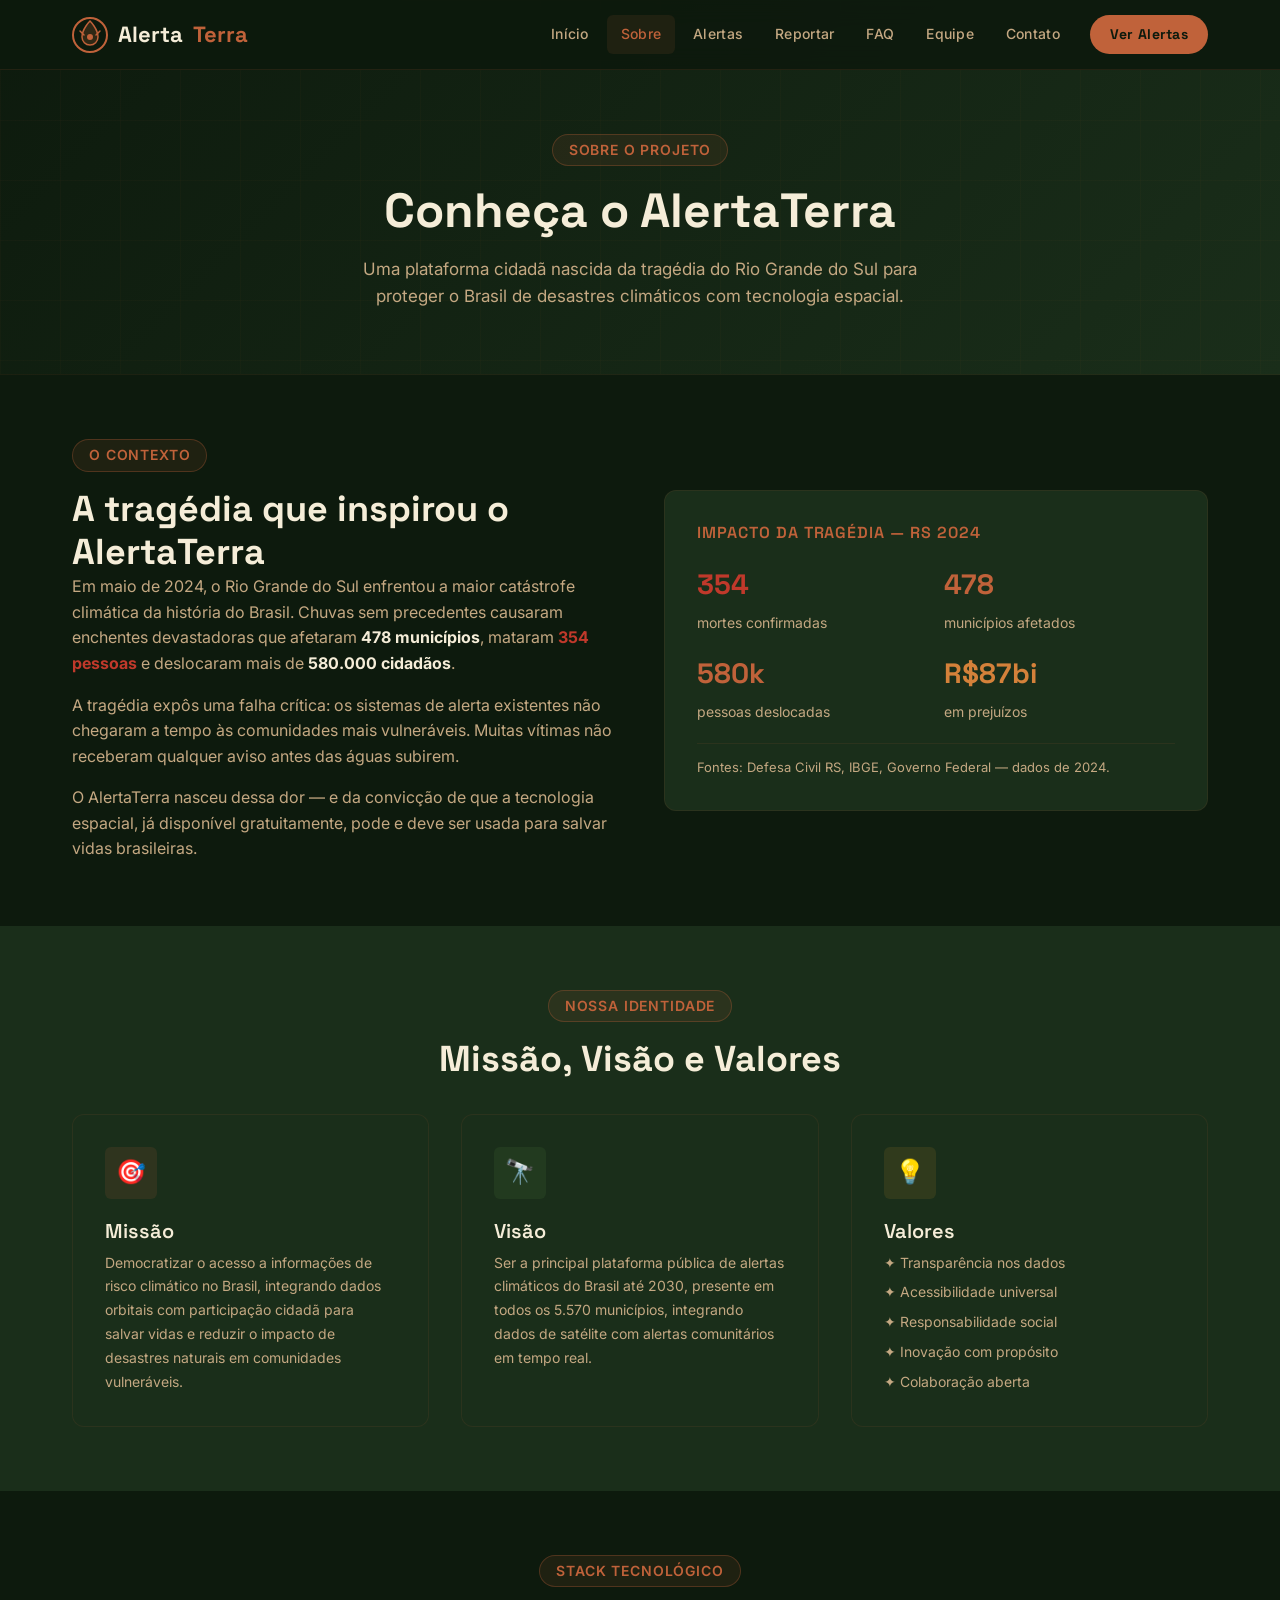
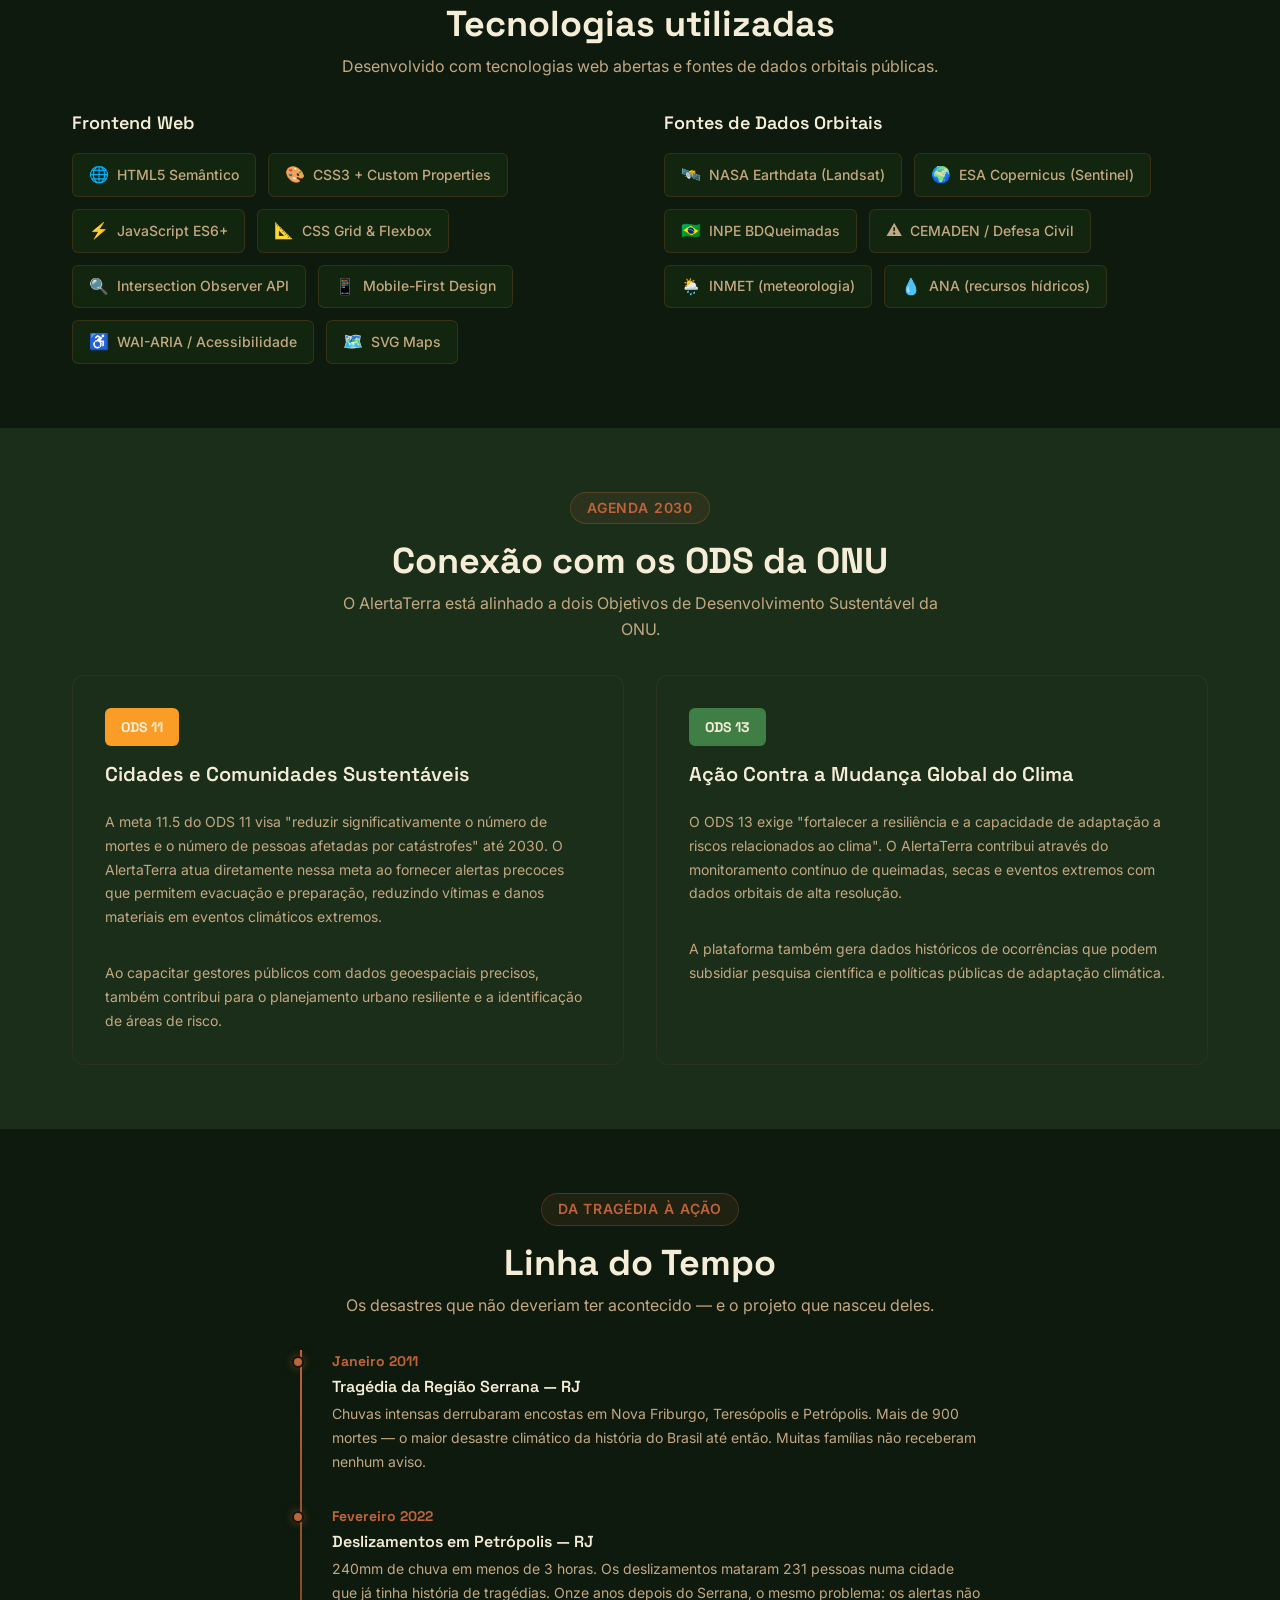
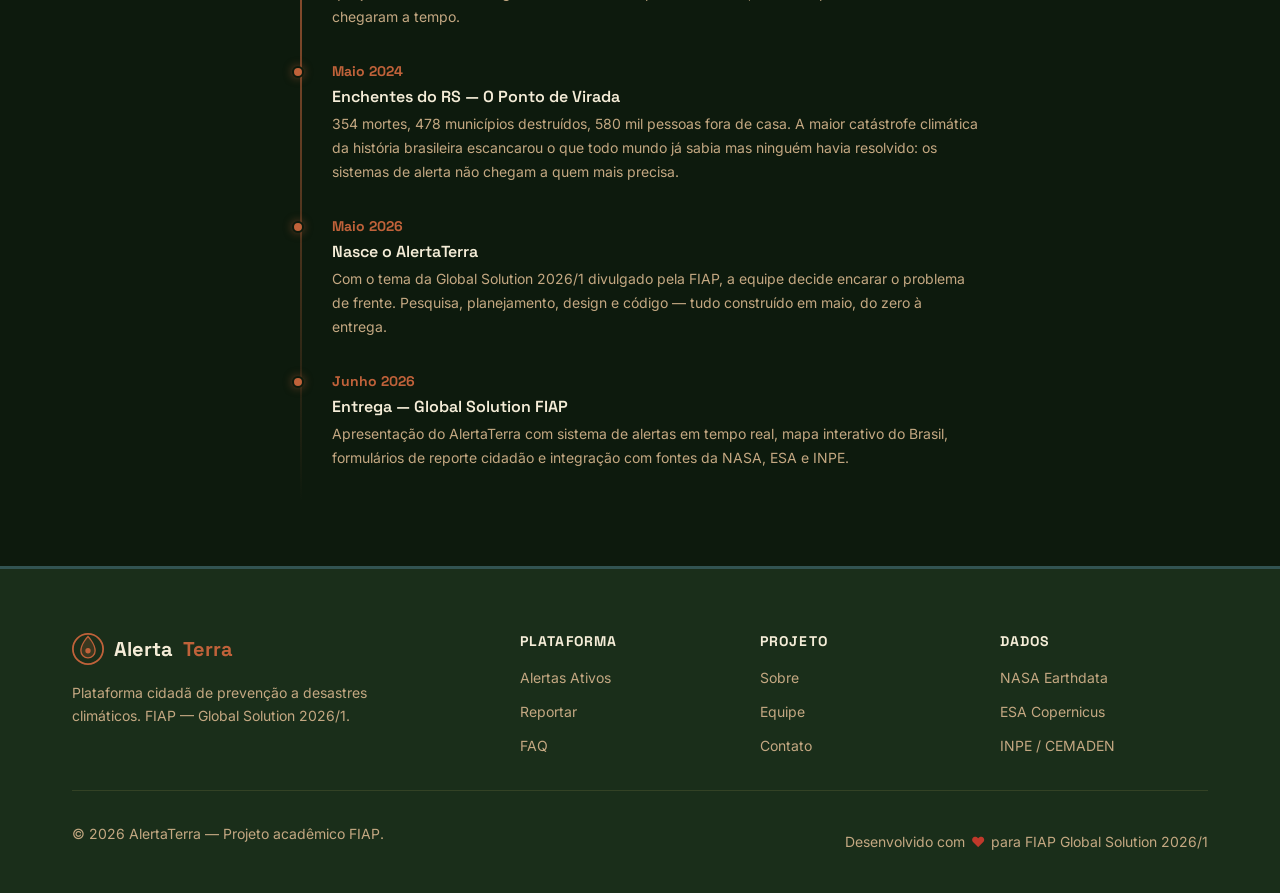
<file: sobre.html>
<!DOCTYPE html>
<html lang="pt-BR">
<head>
  <meta charset="UTF-8">
  <meta name="viewport" content="width=device-width, initial-scale=1.0">
  <meta name="description" content="Sobre o AlertaTerra — contexto do problema, missão, tecnologias e linha do tempo do projeto.">
  <title>Sobre — AlertaTerra</title>

  <link rel="icon" type="image/svg+xml" href="./assets/img/favicon.svg">
  <link rel="stylesheet" href="css/styles.css">
  <link rel="stylesheet" href="css/components.css">
  <link rel="stylesheet" href="css/responsive.css">
</head>
<body>

  <a class="skip-link" href="#conteudo-principal">Pular para o conteúdo</a>

  <header>
    <nav class="navbar" role="navigation" aria-label="Menu principal">
      <div class="container navbar-inner">
        <a href="index.html" class="navbar-brand" aria-label="AlertaTerra — Página inicial">
          <svg class="navbar-logo-icon" viewBox="0 0 36 36" fill="none" xmlns="http://www.w3.org/2000/svg" aria-hidden="true">
            <circle cx="18" cy="18" r="17" stroke="#C0623A" stroke-width="2"/>
            <path d="M18 4C18 4 10 12 10 20a8 8 0 0016 0c0-8-8-16-8-16z" fill="rgba(192,98,58,0.20)" stroke="#C0623A" stroke-width="1.5"/>
            <circle cx="18" cy="20" r="3" fill="#C0623A"/>
            <path d="M8 14l4 4M28 14l-4 4" stroke="#C0623A" stroke-width="1.5" stroke-linecap="round"/>
          </svg>
          Alerta<span class="brand-highlight">Terra</span>
        </a>
        <button class="nav-toggle" id="nav-toggle" aria-controls="nav-menu" aria-expanded="false" aria-label="Abrir menu">
          <span class="nav-toggle-bar"></span>
          <span class="nav-toggle-bar"></span>
          <span class="nav-toggle-bar"></span>
        </button>
        <ul class="nav-menu" id="nav-menu" role="list">
          <li><a href="index.html" class="nav-link">Início</a></li>
          <li><a href="sobre.html" class="nav-link active">Sobre</a></li>
          <li><a href="alertas.html" class="nav-link">Alertas</a></li>
          <li><a href="reportar.html" class="nav-link">Reportar</a></li>
          <li><a href="faq.html" class="nav-link">FAQ</a></li>
          <li><a href="integrantes.html" class="nav-link">Equipe</a></li>
          <li><a href="contato.html" class="nav-link">Contato</a></li>
          <li><a href="alertas.html" class="nav-link nav-cta">Ver Alertas</a></li>
        </ul>
      </div>
    </nav>
  </header>

  <main id="conteudo-principal">

  
    <div class="page-header">
      <div class="page-header-bg" aria-hidden="true"></div>
      <div class="container page-header-content">
        <span class="page-header-eyebrow">Sobre o Projeto</span>
        <h1>Conheça o AlertaTerra</h1>
        <p>
          Uma plataforma cidadã nascida da tragédia do Rio Grande do Sul para proteger
          o Brasil de desastres climáticos com tecnologia espacial.
        </p>
      </div>
    </div>


    <section class="section" id="contexto" aria-labelledby="contexto-titulo">
      <div class="container">
        <div class="grid-2" style="align-items: center; gap: 3rem;">

          <div class="fade-in-element">
            <span class="page-header-eyebrow">O Contexto</span>
            <h2 id="contexto-titulo">A tragédia que inspirou o AlertaTerra</h2>
            <p>
              Em maio de 2024, o Rio Grande do Sul enfrentou a maior catástrofe climática
              da história do Brasil. Chuvas sem precedentes causaram enchentes devastadoras
              que afetaram <strong style="color: var(--branco);">478 municípios</strong>,
              mataram <strong style="color: var(--vermelho-critico);">354 pessoas</strong>
              e deslocaram mais de <strong style="color: var(--branco);">580.000 cidadãos</strong>.
            </p>
            <p>
              A tragédia expôs uma falha crítica: os sistemas de alerta existentes não chegaram
              a tempo às comunidades mais vulneráveis. Muitas vítimas não receberam qualquer aviso
              antes das águas subirem.
            </p>
            <p>
              O AlertaTerra nasceu dessa dor — e da convicção de que a tecnologia espacial,
              já disponível gratuitamente, pode e deve ser usada para salvar vidas brasileiras.
            </p>
          </div>

          <div class="fade-in-element">
            <div class="card" style="gap: 1.25rem; display: flex; flex-direction: column;">
              <h3 style="color: var(--ciano-alerta); font-size: 1rem; text-transform: uppercase; letter-spacing: 0.06em;">Impacto da tragédia — RS 2024</h3>
              <div style="display: grid; grid-template-columns: 1fr 1fr; gap: 1rem;">
                <div>
                  <div class="card-stat" style="font-size: 1.75rem; color: var(--vermelho-critico);">354</div>
                  <p class="card-text">mortes confirmadas</p>
                </div>
                <div>
                  <div class="card-stat" style="font-size: 1.75rem;">478</div>
                  <p class="card-text">municípios afetados</p>
                </div>
                <div>
                  <div class="card-stat" style="font-size: 1.75rem;">580k</div>
                  <p class="card-text">pessoas deslocadas</p>
                </div>
                <div>
                  <div class="card-stat" style="font-size: 1.75rem; color: var(--laranja-alto);">R$87bi</div>
                  <p class="card-text">em prejuízos</p>
                </div>
              </div>
              <p class="card-text" style="font-size: 0.8125rem; border-top: 1px solid rgba(192,98,58,0.1); padding-top: 0.75rem;">
                Fontes: Defesa Civil RS, IBGE, Governo Federal — dados de 2024.
              </p>
            </div>
          </div>

        </div>
      </div>
    </section>


    <section class="section section-alt" id="missao" aria-labelledby="missao-titulo">
      <div class="container">

        <div class="section-header fade-in-element">
          <span class="page-header-eyebrow">Nossa Identidade</span>
          <h2 id="missao-titulo">Missão, Visão e Valores</h2>
        </div>

        <div class="grid-3">

          <article class="card fade-in-element">
            <div class="card-icon card-icon-ciano" aria-hidden="true">🎯</div>
            <h3 class="card-title">Missão</h3>
            <p class="card-text">
              Democratizar o acesso a informações de risco climático no Brasil,
              integrando dados orbitais com participação cidadã para salvar vidas
              e reduzir o impacto de desastres naturais em comunidades vulneráveis.
            </p>
          </article>

          <article class="card fade-in-element">
            <div class="card-icon card-icon-seguro" aria-hidden="true">🔭</div>
            <h3 class="card-title">Visão</h3>
            <p class="card-text">
              Ser a principal plataforma pública de alertas climáticos do Brasil até 2030,
              presente em todos os 5.570 municípios, integrando dados de satélite com
              alertas comunitários em tempo real.
            </p>
          </article>

          <article class="card fade-in-element">
            <div class="card-icon card-icon-moderado" aria-hidden="true">💡</div>
            <h3 class="card-title">Valores</h3>
            <ul class="card-text" style="list-style: none; padding: 0;">
              <li style="margin-bottom: 0.375rem;">✦ Transparência nos dados</li>
              <li style="margin-bottom: 0.375rem;">✦ Acessibilidade universal</li>
              <li style="margin-bottom: 0.375rem;">✦ Responsabilidade social</li>
              <li style="margin-bottom: 0.375rem;">✦ Inovação com propósito</li>
              <li>✦ Colaboração aberta</li>
            </ul>
          </article>

        </div>
      </div>
    </section>


    <section class="section" id="tecnologias" aria-labelledby="tech-titulo">
      <div class="container">

        <div class="section-header fade-in-element">
          <span class="page-header-eyebrow">Stack Tecnológico</span>
          <h2 id="tech-titulo">Tecnologias utilizadas</h2>
          <p>Desenvolvido com tecnologias web abertas e fontes de dados orbitais públicas.</p>
        </div>

        <div class="grid-2" style="gap: 3rem; align-items: start;">

          <div class="fade-in-element">
            <h3 style="margin-bottom: 1.25rem; font-size: 1.125rem;">Frontend Web</h3>
            <div class="tech-grid">
              <span class="tech-badge"><span class="tech-badge-icon">🌐</span> HTML5 Semântico</span>
              <span class="tech-badge"><span class="tech-badge-icon">🎨</span> CSS3 + Custom Properties</span>
              <span class="tech-badge"><span class="tech-badge-icon">⚡</span> JavaScript ES6+</span>
              <span class="tech-badge"><span class="tech-badge-icon">📐</span> CSS Grid &amp; Flexbox</span>
              <span class="tech-badge"><span class="tech-badge-icon">🔍</span> Intersection Observer API</span>
              <span class="tech-badge"><span class="tech-badge-icon">📱</span> Mobile-First Design</span>
              <span class="tech-badge"><span class="tech-badge-icon">♿</span> WAI-ARIA / Acessibilidade</span>
              <span class="tech-badge"><span class="tech-badge-icon">🗺️</span> SVG Maps</span>
            </div>
          </div>

          <div class="fade-in-element">
            <h3 style="margin-bottom: 1.25rem; font-size: 1.125rem;">Fontes de Dados Orbitais</h3>
            <div class="tech-grid">
              <span class="tech-badge"><span class="tech-badge-icon">🛰️</span> NASA Earthdata (Landsat)</span>
              <span class="tech-badge"><span class="tech-badge-icon">🌍</span> ESA Copernicus (Sentinel)</span>
              <span class="tech-badge"><span class="tech-badge-icon">🇧🇷</span> INPE BDQueimadas</span>
              <span class="tech-badge"><span class="tech-badge-icon">⚠️</span> CEMADEN / Defesa Civil</span>
              <span class="tech-badge"><span class="tech-badge-icon">🌦️</span> INMET (meteorologia)</span>
              <span class="tech-badge"><span class="tech-badge-icon">💧</span> ANA (recursos hídricos)</span>
            </div>
          </div>

        </div>
      </div>
    </section>


    <section class="section section-alt" id="ods" aria-labelledby="ods-titulo">
      <div class="container">

        <div class="section-header fade-in-element">
          <span class="page-header-eyebrow">Agenda 2030</span>
          <h2 id="ods-titulo">Conexão com os ODS da ONU</h2>
          <p>O AlertaTerra está alinhado a dois Objetivos de Desenvolvimento Sustentável da ONU.</p>
        </div>

        <div class="grid-2">

          <article class="ods-card fade-in-element">
            <span class="ods-badge ods-11" role="img" aria-label="ODS 11">ODS 11</span>
            <h3 class="card-title">Cidades e Comunidades Sustentáveis</h3>
            <p class="card-text">
              A meta 11.5 do ODS 11 visa "reduzir significativamente o número de mortes e o número
              de pessoas afetadas por catástrofes" até 2030. O AlertaTerra atua diretamente nessa
              meta ao fornecer alertas precoces que permitem evacuação e preparação, reduzindo
              vítimas e danos materiais em eventos climáticos extremos.
            </p>
            <p class="card-text">
              Ao capacitar gestores públicos com dados geoespaciais precisos, também contribui para
              o planejamento urbano resiliente e a identificação de áreas de risco.
            </p>
          </article>

          <article class="ods-card fade-in-element">
            <span class="ods-badge ods-13" role="img" aria-label="ODS 13">ODS 13</span>
            <h3 class="card-title">Ação Contra a Mudança Global do Clima</h3>
            <p class="card-text">
              O ODS 13 exige "fortalecer a resiliência e a capacidade de adaptação a riscos
              relacionados ao clima". O AlertaTerra contribui através do monitoramento contínuo
              de queimadas, secas e eventos extremos com dados orbitais de alta resolução.
            </p>
            <p class="card-text">
              A plataforma também gera dados históricos de ocorrências que podem subsidiar
              pesquisa científica e políticas públicas de adaptação climática.
            </p>
          </article>

        </div>
      </div>
    </section>


    <section class="section" id="timeline" aria-labelledby="timeline-titulo">
      <div class="container">

        <div class="section-header fade-in-element">
          <span class="page-header-eyebrow">Da Tragédia à Ação</span>
          <h2 id="timeline-titulo">Linha do Tempo</h2>
          <p>Os desastres que não deveriam ter acontecido — e o projeto que nasceu deles.</p>
        </div>

        <div style="max-width: 680px; margin-inline: auto;">
          <div class="timeline fade-in-element">

            <div class="timeline-item">
              <div class="timeline-date">Janeiro 2011</div>
              <h3 class="timeline-title">Tragédia da Região Serrana — RJ</h3>
              <p class="timeline-text">
                Chuvas intensas derrubaram encostas em Nova Friburgo, Teresópolis e Petrópolis.
                Mais de 900 mortes — o maior desastre climático da história do Brasil até então.
                Muitas famílias não receberam nenhum aviso.
              </p>
            </div>

            <div class="timeline-item">
              <div class="timeline-date">Fevereiro 2022</div>
              <h3 class="timeline-title">Deslizamentos em Petrópolis — RJ</h3>
              <p class="timeline-text">
                240mm de chuva em menos de 3 horas. Os deslizamentos mataram 231 pessoas
                numa cidade que já tinha história de tragédias. Onze anos depois do Serrana,
                o mesmo problema: os alertas não chegaram a tempo.
              </p>
            </div>

            <div class="timeline-item">
              <div class="timeline-date">Maio 2024</div>
              <h3 class="timeline-title">Enchentes do RS — O Ponto de Virada</h3>
              <p class="timeline-text">
                354 mortes, 478 municípios destruídos, 580 mil pessoas fora de casa.
                A maior catástrofe climática da história brasileira escancarou o que todo
                mundo já sabia mas ninguém havia resolvido: os sistemas de alerta não
                chegam a quem mais precisa.
              </p>
            </div>

            <div class="timeline-item">
              <div class="timeline-date">Maio 2026</div>
              <h3 class="timeline-title">Nasce o AlertaTerra</h3>
              <p class="timeline-text">
                Com o tema da Global Solution 2026/1 divulgado pela FIAP, a equipe
                decide encarar o problema de frente. Pesquisa, planejamento, design
                e código — tudo construído em maio, do zero à entrega.
              </p>
            </div>

            <div class="timeline-item">
              <div class="timeline-date">Junho 2026</div>
              <h3 class="timeline-title">Entrega — Global Solution FIAP</h3>
              <p class="timeline-text">
                Apresentação do AlertaTerra com sistema de alertas em tempo real,
                mapa interativo do Brasil, formulários de reporte cidadão e integração
                com fontes da NASA, ESA e INPE.
              </p>
            </div>

          </div>
        </div>

      </div>
    </section>

  </main>

  <footer class="footer" role="contentinfo">
    <div class="container">
      <div class="footer-grid">
        <div>
          <a href="index.html" class="footer-brand">
            <svg class="footer-brand-logo" viewBox="0 0 36 36" fill="none" aria-hidden="true">
              <circle cx="18" cy="18" r="17" stroke="#C0623A" stroke-width="2"/>
              <path d="M18 4C18 4 10 12 10 20a8 8 0 0016 0c0-8-8-16-8-16z" fill="rgba(192,98,58,0.20)" stroke="#C0623A" stroke-width="1.5"/>
              <circle cx="18" cy="20" r="3" fill="#C0623A"/>
            </svg>
            Alerta<span style="color: var(--ciano-alerta);">Terra</span>
          </a>
          <p class="footer-description">Plataforma cidadã de prevenção a desastres climáticos. FIAP — Global Solution 2026/1.</p>
        </div>
        <div>
          <h3 class="footer-col-title">Plataforma</h3>
          <nav aria-label="Links da plataforma"><ul class="footer-links" role="list">
            <li><a href="alertas.html" class="footer-link">Alertas Ativos</a></li>
            <li><a href="reportar.html" class="footer-link">Reportar</a></li>
            <li><a href="faq.html" class="footer-link">FAQ</a></li>
          </ul></nav>
        </div>
        <div>
          <h3 class="footer-col-title">Projeto</h3>
          <nav aria-label="Links do projeto"><ul class="footer-links" role="list">
            <li><a href="sobre.html" class="footer-link">Sobre</a></li>
            <li><a href="integrantes.html" class="footer-link">Equipe</a></li>
            <li><a href="contato.html" class="footer-link">Contato</a></li>
          </ul></nav>
        </div>
        <div>
          <h3 class="footer-col-title">Dados</h3>
          <ul class="footer-links" role="list">
            <li><span class="footer-link">NASA Earthdata</span></li>
            <li><span class="footer-link">ESA Copernicus</span></li>
            <li><span class="footer-link">INPE / CEMADEN</span></li>
          </ul>
        </div>
      </div>
      <div class="footer-bottom">
        <p class="footer-copy">&copy; 2026 AlertaTerra — Projeto acadêmico FIAP.</p>
        <div class="footer-fiap">Desenvolvido com <span>♥</span> para FIAP Global Solution 2026/1</div>
      </div>
    </div>
  </footer>

  <button class="btn-scroll-top" id="btn-scroll-top" aria-label="Voltar ao topo">
    <svg width="18" height="18" viewBox="0 0 24 24" fill="none" stroke="currentColor" stroke-width="2.5" stroke-linecap="round" stroke-linejoin="round" aria-hidden="true"><polyline points="18 15 12 9 6 15"></polyline></svg>
  </button>

  <script src="js/main.js"></script>
</body>
</html>
</file>
<file: css/styles.css>
@import url('https://fonts.googleapis.com/css2?family=Space+Grotesk:wght@400;500;600;700&family=Inter:wght@300;400;500;600&display=swap');


:root {
  
  --azul-espaco:      #0D1A0D;  
  --azul-profundo:    #1A2E1A;  
  --ciano-alerta:     #C0623A;  
  --vermelho-critico: #C0392B;  
  --laranja-alto:     #D4813A;  
  --amarelo-moderado: #C8962A;  
  --verde-seguro:     #5E9647;  
  --branco:           #F5EDD8;  
  --cinza-claro:      #C4A882;  
  --cinza-escuro:     #4A3728;  
  --azul-ardosia:     #4A7A8A;  

  
  --font-titulo:  'Space Grotesk', sans-serif;
  --font-corpo:   'Inter', sans-serif;

  --size-h1:      3rem;
  --size-h2:      2.25rem;
  --size-h3:      1.5rem;
  --size-h4:      1.25rem;
  --size-body:    1rem;
  --size-small:   0.875rem;

  --line-height-body: 1.6;

  
  --spacing-xs:   0.5rem;
  --spacing-sm:   1rem;
  --spacing-md:   2rem;
  --spacing-lg:   4rem;
  --spacing-xl:   6rem;

 
  --radius-sm:    6px;
  --radius-md:    12px;
  --radius-lg:    20px;
  --radius-full:  9999px;

  
  --shadow-card:  0 4px 24px rgba(0, 0, 0, 0.4);
  --shadow-glow:  0 0 20px rgba(192, 98, 58, 0.30);
  --shadow-glow-intense: 0 0 32px rgba(192, 98, 58, 0.50);

 
  --transition-fast:   0.15s ease;
  --transition-base:   0.3s ease;
  --transition-slow:   0.5s ease;


  --max-width: 1200px;

  --navbar-height: 70px;
}


*,
*::before,
*::after {
  box-sizing: border-box;
  margin: 0;
  padding: 0;
}

html {
  scroll-behavior: smooth;
  font-size: 16px;
}

body {
  font-family: var(--font-corpo);
  font-size: var(--size-body);
  line-height: var(--line-height-body);
  color: var(--cinza-claro);
  background-color: var(--azul-espaco);
  overflow-x: hidden;
  -webkit-font-smoothing: antialiased;
  -moz-osx-font-smoothing: grayscale;
}

img,
video,
iframe,
svg {
  display: block;
  max-width: 100%;
  height: auto;
}

a {
  color: var(--ciano-alerta);
  text-decoration: none;
  transition: color var(--transition-base);
}

a:hover {
  color: var(--branco);
}

ul,
ol {
  list-style: none;
}

button,
input,
select,
textarea {
  font-family: inherit;
  font-size: inherit;
}

button {
  cursor: pointer;
  border: none;
  background: none;
}

h1, h2, h3, h4, h5, h6 {
  font-family: var(--font-titulo);
  color: var(--branco);
  line-height: 1.2;
}

h1 { font-size: var(--size-h1); font-weight: 700; }
h2 { font-size: var(--size-h2); font-weight: 700; }
h3 { font-size: var(--size-h3); font-weight: 600; }
h4 { font-size: var(--size-h4); font-weight: 600; }

p {
  margin-bottom: 1rem;
}

p:last-child {
  margin-bottom: 0;
}

.container {
  width: 100%;
  max-width: var(--max-width);
  margin-inline: auto;
  padding-inline: var(--spacing-md);
}


.section {
  padding-block: var(--spacing-lg);
}

.section-alt {
  background-color: var(--azul-profundo);
}

.section-header {
  text-align: center;
  margin-bottom: var(--spacing-md);
}

.section-header h2 {
  margin-bottom: var(--spacing-xs);
}

.section-header p {
  color: var(--cinza-claro);
  max-width: 600px;
  margin-inline: auto;
}


.badge {
  display: inline-block;
  padding: 0.25rem 0.75rem;
  border-radius: var(--radius-full);
  font-size: var(--size-small);
  font-weight: 600;
  font-family: var(--font-titulo);
  text-transform: uppercase;
  letter-spacing: 0.05em;
}

.badge-critico {
  background-color: rgba(192, 57, 43, 0.15);
  color: var(--vermelho-critico);
  border: 1px solid var(--vermelho-critico);
}

.badge-alto {
  background-color: rgba(212, 129, 58, 0.15);
  color: var(--laranja-alto);
  border: 1px solid var(--laranja-alto);
}

.badge-moderado {
  background-color: rgba(200, 150, 42, 0.15);
  color: var(--amarelo-moderado);
  border: 1px solid var(--amarelo-moderado);
}

.badge-baixo {
  background-color: rgba(94, 150, 71, 0.15);
  color: var(--verde-seguro);
  border: 1px solid var(--verde-seguro);
}


.text-ciano   { color: var(--ciano-alerta); }
.text-branco  { color: var(--branco); }
.text-muted   { color: var(--cinza-claro); }
.text-critico { color: var(--vermelho-critico); }
.text-seguro  { color: var(--verde-seguro); }
.text-center  { text-align: center; }


.grid-2 {
  display: grid;
  grid-template-columns: repeat(2, 1fr);
  gap: var(--spacing-md);
}

.grid-3 {
  display: grid;
  grid-template-columns: repeat(3, 1fr);
  gap: var(--spacing-md);
}

.grid-4 {
  display: grid;
  grid-template-columns: repeat(4, 1fr);
  gap: var(--spacing-md);
}


.divider {
  height: 1px;
  background: linear-gradient(
    to right,
    transparent,
    var(--cinza-escuro) 20%,
    var(--cinza-escuro) 80%,
    transparent
  );
  margin-block: var(--spacing-md);
}  

@keyframes pulse {
  0%   { box-shadow: 0 0 0 0 rgba(192, 57, 43, 0.7); }
  70%  { box-shadow: 0 0 0 10px rgba(192, 57, 43, 0); }
  100% { box-shadow: 0 0 0 0 rgba(192, 57, 43, 0); }
}


@keyframes fadeInUp {
  from {
    opacity: 0;
    transform: translateY(30px);
  }
  to {
    opacity: 1;
    transform: translateY(0);
  }
}


@keyframes shimmer {
  0%   { background-position: -400px 0; }
  100% { background-position: 400px 0; }
}


@keyframes glowPulse {
  0%, 100% { box-shadow: var(--shadow-glow); }
  50%       { box-shadow: var(--shadow-glow-intense); }
}


@keyframes spin {
  to { transform: rotate(360deg); }
}


.fade-in-element {
  opacity: 0;
  transform: translateY(30px);
  transition: opacity var(--transition-slow), transform var(--transition-slow);
}

.fade-in-element.visible {
  opacity: 1;
  transform: translateY(0);
}


.btn-scroll-top {
  position: fixed;
  bottom: 2rem;
  right: 2rem;
  z-index: 900;
  width: 48px;
  height: 48px;
  border-radius: var(--radius-full);
  background-color: var(--ciano-alerta);
  color: var(--azul-espaco);
  display: flex;
  align-items: center;
  justify-content: center;
  font-size: 1.25rem;
  box-shadow: var(--shadow-glow);
  opacity: 0;
  pointer-events: none;
  transform: translateY(10px);
  transition: opacity var(--transition-base), transform var(--transition-base);
}

.btn-scroll-top.visible {
  opacity: 1;
  pointer-events: all;
  transform: translateY(0);
}

.btn-scroll-top:hover {
  background-color: var(--branco);
  transform: translateY(-2px);
}


.visually-hidden {
  position: absolute;
  width: 1px;
  height: 1px;
  padding: 0;
  margin: -1px;
  overflow: hidden;
  clip: rect(0, 0, 0, 0);
  white-space: nowrap;
  border: 0;
}

:focus-visible {
  outline: 2px solid var(--ciano-alerta);
  outline-offset: 3px;
}


.skip-link {
  position: absolute;
  top: -100%;
  left: 0;
  padding: 0.5rem 1rem;
  background-color: var(--ciano-alerta);
  color: var(--azul-espaco);
  font-weight: 700;
  z-index: 9999;
  transition: top var(--transition-fast);
}

.skip-link:focus {
  top: 0;
}
</file>
<file: css/components.css>
.navbar {
  position: fixed;
  top: 0;
  left: 0;
  right: 0;
  z-index: 1000;
  height: var(--navbar-height);
  background-color: rgba(13, 26, 13, 0.95);
  backdrop-filter: blur(12px);
  -webkit-backdrop-filter: blur(12px);
  border-bottom: 1px solid rgba(192, 98, 58, 0.12);
  transition: background-color var(--transition-base), box-shadow var(--transition-base);
}

.navbar.scrolled {
  background-color: rgba(13, 26, 13, 0.98);
  box-shadow: 0 4px 20px rgba(0, 0, 0, 0.5);
}

.navbar-inner {
  display: flex;
  align-items: center;
  justify-content: space-between;
  height: 100%;
}


.navbar-brand {
  display: flex;
  align-items: center;
  gap: 0.625rem;
  color: var(--branco);
  font-family: var(--font-titulo);
  font-weight: 700;
  font-size: 1.375rem;
  text-decoration: none;
}

.navbar-brand:hover {
  color: var(--ciano-alerta);
}

.navbar-logo-icon {
  width: 36px;
  height: 36px;
  flex-shrink: 0;
}

.brand-highlight {
  color: var(--ciano-alerta);
}


.nav-menu {
  display: flex;
  align-items: center;
  gap: 0.25rem;
}

.nav-link {
  display: inline-flex;
  align-items: center;
  padding: 0.5rem 0.875rem;
  color: var(--cinza-claro);
  font-family: var(--font-corpo);
  font-size: var(--size-small);
  font-weight: 500;
  border-radius: var(--radius-sm);
  transition: color var(--transition-base), background-color var(--transition-base);
  text-decoration: none;
  letter-spacing: 0.02em;
}

.nav-link:hover,
.nav-link.active {
  color: var(--branco);
  background-color: rgba(192, 98, 58, 0.10);
}

.nav-link.active {
  color: var(--ciano-alerta);
}


.nav-cta {
  margin-left: 0.75rem;
  padding: 0.5rem 1.25rem;
  background-color: var(--ciano-alerta);
  color: var(--azul-espaco);
  font-family: var(--font-titulo);
  font-weight: 700;
  font-size: var(--size-small);
  border-radius: var(--radius-full);
  transition: background-color var(--transition-base), transform var(--transition-base), box-shadow var(--transition-base);
}

.nav-cta:hover {
  background-color: var(--branco);
  color: var(--azul-espaco);
  transform: translateY(-1px);
  box-shadow: var(--shadow-glow);
}


.nav-toggle {
  display: none;
  flex-direction: column;
  justify-content: center;
  align-items: center;
  width: 44px;
  height: 44px;
  gap: 6px;
  border-radius: var(--radius-sm);
  transition: background-color var(--transition-base);
  cursor: pointer;
  z-index: 1001;
}

.nav-toggle:hover {
  background-color: rgba(192, 98, 58, 0.10);
}

.nav-toggle-bar {
  display: block;
  width: 24px;
  height: 2px;
  background-color: var(--cinza-claro);
  border-radius: 2px;
  transition: transform var(--transition-base), opacity var(--transition-base), background-color var(--transition-base);
  transform-origin: center;
}


.nav-toggle.open .nav-toggle-bar:nth-child(1) {
  transform: translateY(8px) rotate(45deg);
  background-color: var(--ciano-alerta);
}

.nav-toggle.open .nav-toggle-bar:nth-child(2) {
  opacity: 0;
  transform: scaleX(0);
}

.nav-toggle.open .nav-toggle-bar:nth-child(3) {
  transform: translateY(-8px) rotate(-45deg);
  background-color: var(--ciano-alerta);
}


.navbar-offset {
  padding-top: var(--navbar-height);
}


.footer {
  background-color: var(--azul-profundo);
  border-top: 3px solid rgba(74, 122, 138, 0.50);
  padding-top: var(--spacing-lg);
  padding-bottom: var(--spacing-md);
}

.footer-grid {
  display: grid;
  grid-template-columns: 2fr 1fr 1fr 1fr;
  gap: var(--spacing-md);
  margin-bottom: var(--spacing-md);
}

.footer-brand {
  display: flex;
  align-items: center;
  gap: 0.625rem;
  color: var(--branco);
  font-family: var(--font-titulo);
  font-weight: 700;
  font-size: 1.25rem;
  text-decoration: none;
  margin-bottom: var(--spacing-sm);
}

.footer-brand:hover {
  color: var(--ciano-alerta);
}

.footer-brand-logo {
  width: 32px;
  height: 32px;
}

.footer-description {
  color: var(--cinza-claro);
  font-size: var(--size-small);
  line-height: 1.7;
  max-width: 300px;
}

.footer-social {
  display: flex;
  gap: 0.75rem;
  margin-top: var(--spacing-sm);
}

.footer-social-link {
  display: flex;
  align-items: center;
  justify-content: center;
  width: 36px;
  height: 36px;
  background-color: rgba(74, 122, 138, 0.12);
  border: 1px solid rgba(74, 122, 138, 0.30);
  border-radius: var(--radius-sm);
  color: var(--cinza-claro);
  font-size: 0.875rem;
  transition: all var(--transition-base);
}

.footer-social-link:hover {
  background-color: var(--azul-ardosia);
  border-color: var(--azul-ardosia);
  color: var(--branco);
  transform: translateY(-2px);
}

.footer-col-title {
  font-family: var(--font-titulo);
  font-size: var(--size-small);
  font-weight: 700;
  color: var(--branco);
  text-transform: uppercase;
  letter-spacing: 0.08em;
  margin-bottom: var(--spacing-sm);
}

.footer-links {
  display: flex;
  flex-direction: column;
  gap: 0.5rem;
}

.footer-link {
  color: var(--cinza-claro);
  font-size: var(--size-small);
  transition: color var(--transition-base), padding-left var(--transition-base);
  text-decoration: none;
}

.footer-link:hover {
  color: var(--ciano-alerta);
  padding-left: 4px;
}

.footer-bottom {
  padding-top: var(--spacing-md);
  border-top: 1px solid rgba(58, 72, 40, 0.80);
  display: flex;
  align-items: center;
  justify-content: space-between;
  flex-wrap: wrap;
  gap: 0.5rem;
}

.footer-copy {
  color: var(--cinza-claro);
  font-size: var(--size-small);
}

.footer-fiap {
  display: flex;
  align-items: center;
  gap: 0.375rem;
  color: var(--cinza-claro);
  font-size: var(--size-small);
}

.footer-fiap span {
  color: var(--vermelho-critico);
}

.btn {
  display: inline-flex;
  align-items: center;
  justify-content: center;
  gap: 0.5rem;
  padding: 0.75rem 1.75rem;
  border-radius: var(--radius-full);
  font-family: var(--font-titulo);
  font-weight: 700;
  font-size: var(--size-small);
  letter-spacing: 0.03em;
  text-transform: uppercase;
  text-decoration: none;
  cursor: pointer;
  border: 2px solid transparent;
  transition: all var(--transition-base);
  white-space: nowrap;
}


.btn-primary {
  background-color: var(--ciano-alerta);
  color: var(--azul-espaco);
  border-color: var(--ciano-alerta);
}

.btn-primary:hover {
  background-color: var(--branco);
  border-color: var(--branco);
  color: var(--azul-espaco);
  transform: translateY(-2px);
  box-shadow: var(--shadow-glow);
}


.btn-secondary {
  background-color: transparent;
  color: var(--ciano-alerta);
  border-color: var(--ciano-alerta);
}

.btn-secondary:hover {
  background-color: rgba(192, 98, 58, 0.10);
  color: var(--branco);
  border-color: var(--ciano-alerta);
  transform: translateY(-2px);
}


.btn-danger {
  background-color: var(--vermelho-critico);
  color: var(--branco);
  border-color: var(--vermelho-critico);
}

.btn-danger:hover {
  background-color: #e02040;
  border-color: #e02040;
  transform: translateY(-2px);
}


.btn-ghost {
  background-color: rgba(245, 237, 216, 0.05);
  color: var(--cinza-claro);
  border-color: rgba(245, 237, 216, 0.10);
}

.btn-ghost:hover {
  background-color: rgba(245, 237, 216, 0.10);
  color: var(--branco);
  border-color: rgba(245, 237, 216, 0.30);
  transform: translateY(-2px);
}


.btn-lg {
  padding: 1rem 2.25rem;
  font-size: var(--size-body);
}


.btn-sm {
  padding: 0.5rem 1.25rem;
  font-size: 0.75rem;
}


.card {
  background-color: var(--azul-profundo);
  border: 1px solid rgba(192, 98, 58, 0.10);
  border-radius: var(--radius-md);
  padding: var(--spacing-md);
  transition: transform var(--transition-base), box-shadow var(--transition-base), border-color var(--transition-base);
}

.card:hover {
  transform: translateY(-4px);
  box-shadow: var(--shadow-glow);
  border-color: rgba(192, 98, 58, 0.35);
}

.card-icon {
  width: 52px;
  height: 52px;
  border-radius: var(--radius-sm);
  display: flex;
  align-items: center;
  justify-content: center;
  margin-bottom: 1.25rem;
  font-size: 1.5rem;
}

.card-icon-ciano {
  background-color: rgba(192, 98, 58, 0.12);
  color: var(--ciano-alerta);
}

.card-icon-critico {
  background-color: rgba(192, 57, 43, 0.12);
  color: var(--vermelho-critico);
}

.card-icon-alto {
  background-color: rgba(212, 129, 58, 0.12);
  color: var(--laranja-alto);
}

.card-icon-moderado {
  background-color: rgba(200, 150, 42, 0.12);
  color: var(--amarelo-moderado);
}

.card-icon-seguro {
  background-color: rgba(94, 150, 71, 0.12);
  color: var(--verde-seguro);
}

.card-title {
  font-family: var(--font-titulo);
  font-size: var(--size-h4);
  color: var(--branco);
  margin-bottom: 0.5rem;
}

.card-text {
  color: var(--cinza-claro);
  font-size: var(--size-small);
  line-height: 1.7;
}

.card-stat {
  font-family: var(--font-titulo);
  font-size: 2rem;
  font-weight: 700;
  color: var(--ciano-alerta);
  margin-bottom: 0.25rem;
}


.alert-card {
  background-color: var(--azul-profundo);
  border: 1px solid rgba(192, 98, 58, 0.10);
  border-left: 4px solid var(--ciano-alerta);
  border-radius: var(--radius-md);
  padding: var(--spacing-sm) var(--spacing-md);
  display: flex;
  align-items: flex-start;
  gap: var(--spacing-sm);
  transition: transform var(--transition-base), box-shadow var(--transition-base);
}

.alert-card:hover {
  transform: translateY(-2px);
  box-shadow: var(--shadow-card);
}

.alert-card.critico  { border-left-color: var(--vermelho-critico); }
.alert-card.alto     { border-left-color: var(--laranja-alto); }
.alert-card.moderado { border-left-color: var(--amarelo-moderado); }
.alert-card.baixo    { border-left-color: var(--verde-seguro); }

.alert-card-icon {
  width: 44px;
  height: 44px;
  border-radius: var(--radius-sm);
  display: flex;
  align-items: center;
  justify-content: center;
  font-size: 1.25rem;
  flex-shrink: 0;
}

.alert-card-body {
  flex: 1;
  min-width: 0;
}

.alert-card-header {
  display: flex;
  align-items: center;
  flex-wrap: wrap;
  gap: 0.5rem;
  margin-bottom: 0.375rem;
}

.alert-card-title {
  font-family: var(--font-titulo);
  font-size: var(--size-body);
  color: var(--branco);
  font-weight: 600;
}

.alert-card-meta {
  display: flex;
  flex-wrap: wrap;
  gap: 0.75rem;
  font-size: 0.75rem;
  color: var(--cinza-claro);
  margin-bottom: 0.375rem;
}

.alert-card-meta span {
  display: flex;
  align-items: center;
  gap: 0.25rem;
}

.alert-card-desc {
  font-size: var(--size-small);
  color: var(--cinza-claro);
  line-height: 1.5;
}

.form-group {
  margin-bottom: 1.5rem;
}

.form-label {
  display: block;
  font-family: var(--font-titulo);
  font-size: var(--size-small);
  font-weight: 600;
  color: var(--cinza-claro);
  margin-bottom: 0.5rem;
  letter-spacing: 0.03em;
}

.form-label span.required {
  color: var(--vermelho-critico);
  margin-left: 2px;
}

.form-control {
  width: 100%;
  padding: 0.75rem 1rem;
  background-color: rgba(20, 40, 15, 0.80);
  border: 1px solid rgba(192, 98, 58, 0.20);
  border-radius: var(--radius-sm);
  color: var(--branco);
  font-family: var(--font-corpo);
  font-size: var(--size-body);
  transition: border-color var(--transition-base), box-shadow var(--transition-base);
  outline: none;
  appearance: none;
  -webkit-appearance: none;
}

.form-control::placeholder {
  color: rgba(196, 168, 130, 0.5);
}

.form-control:focus {
  border-color: var(--ciano-alerta);
  box-shadow: 0 0 0 3px rgba(192, 98, 58, 0.15);
}

.form-control.error {
  border-color: var(--vermelho-critico);
  box-shadow: 0 0 0 3px rgba(192, 57, 43, 0.15);
}

textarea.form-control {
  resize: vertical;
  min-height: 130px;
}

select.form-control {
  background-image: url("data:image/svg+xml,%3Csvg xmlns='http://www.w3.org/2000/svg' width='12' height='8' viewBox='0 0 12 8'%3E%3Cpath d='M1 1l5 5 5-5' stroke='%23C0623A' stroke-width='2' fill='none' stroke-linecap='round'/%3E%3C/svg%3E");
  background-repeat: no-repeat;
  background-position: right 1rem center;
  padding-right: 2.5rem;
  cursor: pointer;
}

select.form-control option {
  background-color: var(--azul-profundo);
  color: var(--branco);
}

.form-error {
  display: block;
  margin-top: 0.375rem;
  font-size: 0.8125rem;
  color: var(--vermelho-critico);
  min-height: 1.2em;
}


.form-check {
  display: flex;
  align-items: center;
  gap: 0.625rem;
  cursor: pointer;
  padding: 0.5rem;
  border-radius: var(--radius-sm);
  transition: background-color var(--transition-base);
}

.form-check:hover {
  background-color: rgba(192, 98, 58, 0.05);
}

.form-check-input {
  width: 18px;
  height: 18px;
  accent-color: var(--ciano-alerta);
  cursor: pointer;
}

.form-check-label {
  color: var(--cinza-claro);
  font-size: var(--size-small);
  cursor: pointer;
}


.form-radio-group {
  display: flex;
  flex-wrap: wrap;
  gap: 0.5rem;
}


.form-file-wrapper {
  position: relative;
  display: flex;
  align-items: center;
  justify-content: center;
  flex-direction: column;
  gap: 0.75rem;
  padding: 2rem;
  border: 2px dashed rgba(192, 98, 58, 0.30);
  border-radius: var(--radius-md);
  background-color: rgba(20, 40, 15, 0.40);
  cursor: pointer;
  transition: border-color var(--transition-base), background-color var(--transition-base);
  text-align: center;
}

.form-file-wrapper:hover {
  border-color: var(--ciano-alerta);
  background-color: rgba(192, 98, 58, 0.05);
}

.form-file-wrapper input[type="file"] {
  position: absolute;
  inset: 0;
  opacity: 0;
  cursor: pointer;
  width: 100%;
  height: 100%;
}

.form-file-icon {
  font-size: 2rem;
  color: var(--ciano-alerta);
}

.form-file-text {
  color: var(--cinza-claro);
  font-size: var(--size-small);
}

.form-file-text strong {
  color: var(--ciano-alerta);
}

.modal-overlay {
  position: fixed;
  inset: 0;
  z-index: 2000;
  background-color: rgba(0, 0, 0, 0.7);
  backdrop-filter: blur(4px);
  display: flex;
  align-items: center;
  justify-content: center;
  padding: var(--spacing-md);
  opacity: 0;
  pointer-events: none;
  transition: opacity var(--transition-base);
}

.modal-overlay.active {
  opacity: 1;
  pointer-events: all;
}

.modal-box {
  background-color: var(--azul-profundo);
  border: 1px solid rgba(192, 98, 58, 0.20);
  border-radius: var(--radius-lg);
  padding: var(--spacing-lg);
  max-width: 480px;
  width: 100%;
  text-align: center;
  transform: scale(0.9) translateY(20px);
  transition: transform var(--transition-base);
  box-shadow: var(--shadow-glow-intense);
}

.modal-overlay.active .modal-box {
  transform: scale(1) translateY(0);
}

.modal-icon {
  width: 72px;
  height: 72px;
  border-radius: 50%;
  background-color: rgba(94, 150, 71, 0.12);
  display: flex;
  align-items: center;
  justify-content: center;
  margin: 0 auto 1.25rem;
  font-size: 2rem;
  animation: glowPulse 2s ease-in-out infinite;
}

.modal-title {
  font-size: var(--size-h3);
  margin-bottom: 0.75rem;
}

.modal-text {
  color: var(--cinza-claro);
  margin-bottom: 0.75rem;
}

.modal-protocol {
  display: inline-block;
  padding: 0.5rem 1.5rem;
  background-color: rgba(192, 98, 58, 0.10);
  border: 1px solid var(--ciano-alerta);
  border-radius: var(--radius-sm);
  font-family: var(--font-titulo);
  font-size: var(--size-h4);
  color: var(--ciano-alerta);
  letter-spacing: 0.1em;
  margin-bottom: 1.5rem;
}


.loading-bar {
  position: relative;
  height: 3px;
  background-color: rgba(192, 98, 58, 0.15);
  border-radius: var(--radius-full);
  overflow: hidden;
  margin-bottom: var(--spacing-md);
}

.loading-bar-fill {
  position: absolute;
  left: 0;
  top: 0;
  height: 100%;
  background: linear-gradient(
    90deg,
    transparent 0%,
    var(--ciano-alerta) 50%,
    transparent 100%
  );
  background-size: 400px 100%;
  animation: shimmer 1.5s infinite linear;
  width: 100%;
}

.skeleton {
  background: linear-gradient(
    90deg,
    rgba(58, 72, 40, 0.80) 0%,
    rgba(20, 40, 15, 0.90) 50%,
    rgba(58, 72, 40, 0.80) 100%
  );
  background-size: 400px 100%;
  animation: shimmer 1.5s infinite linear;
  border-radius: var(--radius-sm);
}


.filter-group {
  display: flex;
  flex-wrap: wrap;
  gap: 0.5rem;
  align-items: center;
}

.filter-pill {
  display: inline-flex;
  align-items: center;
  gap: 0.375rem;
  padding: 0.375rem 0.875rem;
  background-color: rgba(20, 40, 15, 0.80);
  border: 1px solid rgba(192, 98, 58, 0.20);
  border-radius: var(--radius-full);
  color: var(--cinza-claro);
  font-family: var(--font-corpo);
  font-size: var(--size-small);
  cursor: pointer;
  transition: all var(--transition-base);
}

.filter-pill:hover {
  border-color: var(--ciano-alerta);
  color: var(--ciano-alerta);
}

.filter-pill.active {
  background-color: rgba(192, 98, 58, 0.15);
  border-color: var(--ciano-alerta);
  color: var(--ciano-alerta);
  font-weight: 600;
}

.hero {
  position: relative;
  min-height: 100vh;
  display: flex;
  align-items: center;
  background: linear-gradient(
    135deg,
    var(--azul-espaco) 0%,
    #1A2E1A 50%,
    #0F1C0F 100%
  );
  overflow: hidden;
}

.hero-bg-grid {
  position: absolute;
  inset: 0;
  background-image:
    linear-gradient(rgba(192, 98, 58, 0.04) 1px, transparent 1px),
    linear-gradient(90deg, rgba(192, 98, 58, 0.04) 1px, transparent 1px);
  background-size: 60px 60px;
  pointer-events: none;
}

.hero-bg-glow {
  position: absolute;
  top: 20%;
  right: -10%;
  width: 600px;
  height: 600px;
  background: radial-gradient(circle, rgba(192, 98, 58, 0.08) 0%, transparent 70%);
  pointer-events: none;
}

.hero-content {
  position: relative;
  z-index: 1;
  max-width: 700px;
}

.hero-eyebrow {
  display: inline-flex;
  align-items: center;
  gap: 0.5rem;
  padding: 0.375rem 1rem;
  background-color: rgba(192, 98, 58, 0.10);
  border: 1px solid rgba(192, 98, 58, 0.30);
  border-radius: var(--radius-full);
  color: var(--ciano-alerta);
  font-family: var(--font-titulo);
  font-size: var(--size-small);
  font-weight: 600;
  text-transform: uppercase;
  letter-spacing: 0.08em;
  margin-bottom: 1.5rem;
}

.hero-dot {
  width: 6px;
  height: 6px;
  border-radius: 50%;
  background-color: var(--ciano-alerta);
  animation: pulse 2s infinite;
}

.hero-title {
  font-size: clamp(2rem, 5vw, var(--size-h1));
  font-weight: 700;
  color: var(--branco);
  line-height: 1.1;
  margin-bottom: 1.5rem;
}

.hero-title-accent {
  color: var(--ciano-alerta);
  position: relative;
}

.hero-subtitle {
  font-size: 1.125rem;
  color: var(--cinza-claro);
  line-height: 1.7;
  max-width: 600px;
  margin-bottom: 2.5rem;
}

.hero-actions {
  display: flex;
  flex-wrap: wrap;
  gap: 1rem;
  margin-bottom: 3rem;
}

.hero-stats {
  display: flex;
  gap: 2.5rem;
  flex-wrap: wrap;
}

.hero-stat-item {
  display: flex;
  flex-direction: column;
}

.hero-stat-number {
  font-family: var(--font-titulo);
  font-size: 1.75rem;
  font-weight: 700;
  color: var(--branco);
  line-height: 1;
}

.hero-stat-label {
  font-size: 0.75rem;
  color: var(--cinza-claro);
  text-transform: uppercase;
  letter-spacing: 0.05em;
  margin-top: 0.25rem;
}

.step-card {
  position: relative;
  background-color: var(--azul-profundo);
  border: 1px solid rgba(192, 98, 58, 0.10);
  border-radius: var(--radius-md);
  padding: var(--spacing-md);
  transition: transform var(--transition-base), box-shadow var(--transition-base);
}

.step-card:hover {
  transform: translateY(-4px);
  box-shadow: var(--shadow-glow);
  border-color: rgba(192, 98, 58, 0.30);
}

.step-number {
  position: absolute;
  top: -14px;
  left: var(--spacing-md);
  width: 28px;
  height: 28px;
  background-color: var(--ciano-alerta);
  color: var(--azul-espaco);
  border-radius: 50%;
  display: flex;
  align-items: center;
  justify-content: center;
  font-family: var(--font-titulo);
  font-size: var(--size-small);
  font-weight: 700;
}

.step-icon {
  font-size: 2.5rem;
  margin-bottom: 1rem;
}

.step-title {
  font-family: var(--font-titulo);
  font-size: var(--size-h4);
  color: var(--branco);
  margin-bottom: 0.5rem;
}

.step-text {
  color: var(--cinza-claro);
  font-size: var(--size-small);
  line-height: 1.7;
}


.ods-card {
  background-color: var(--azul-profundo);
  border: 1px solid rgba(192, 98, 58, 0.10);
  border-radius: var(--radius-md);
  padding: var(--spacing-md);
  display: flex;
  flex-direction: column;
  align-items: flex-start;
  gap: 1rem;
  transition: transform var(--transition-base), box-shadow var(--transition-base);
}

.ods-card:hover {
  transform: translateY(-4px);
  box-shadow: var(--shadow-glow);
}

.ods-badge {
  display: inline-flex;
  align-items: center;
  padding: 0.5rem 1rem;
  border-radius: var(--radius-sm);
  font-family: var(--font-titulo);
  font-size: 0.875rem;
  font-weight: 700;
  color: var(--branco);
}

.ods-11 { background-color: #F99D26; }
.ods-13 { background-color: #3F7E44; }


.integrante-card {
  background-color: var(--azul-profundo);
  border: 1px solid rgba(192, 98, 58, 0.10);
  border-radius: var(--radius-md);
  padding: var(--spacing-md);
  text-align: center;
  transition: transform var(--transition-base), box-shadow var(--transition-base), border-color var(--transition-base);
}

.integrante-card:hover {
  transform: translateY(-4px);
  box-shadow: var(--shadow-glow);
  border-color: rgba(192, 98, 58, 0.35);
}

.integrante-foto-wrapper {
  width: 100px;
  height: 100px;
  border-radius: 50%;
  overflow: hidden;
  margin: 0 auto 1.25rem;
  border: 3px solid rgba(192, 98, 58, 0.30);
  transition: border-color var(--transition-base);
  background-color: var(--cinza-escuro);
}

.integrante-card:hover .integrante-foto-wrapper {
  border-color: var(--ciano-alerta);
}

.integrante-foto {
  width: 100%;
  height: 100%;
  object-fit: cover;
}

.integrante-foto-placeholder {
  width: 100%;
  height: 100%;
  display: flex;
  align-items: center;
  justify-content: center;
  font-size: 2.5rem;
  background: linear-gradient(135deg, var(--cinza-escuro), var(--azul-profundo));
  color: var(--cinza-claro);
}

.integrante-nome {
  font-family: var(--font-titulo);
  font-size: var(--size-body);
  color: var(--branco);
  font-weight: 700;
  margin-bottom: 0.25rem;
}

.integrante-rm {
  font-size: var(--size-small);
  color: var(--ciano-alerta);
  font-weight: 600;
  margin-bottom: 0.125rem;
}

.integrante-turma {
  font-size: 0.8125rem;
  color: var(--cinza-claro);
  margin-bottom: 1rem;
}

.integrante-links {
  display: flex;
  justify-content: center;
  gap: 0.75rem;
}

.integrante-link {
  display: inline-flex;
  align-items: center;
  gap: 0.375rem;
  padding: 0.375rem 0.875rem;
  background-color: rgba(192, 98, 58, 0.08);
  border: 1px solid rgba(192, 98, 58, 0.20);
  border-radius: var(--radius-full);
  color: var(--cinza-claro);
  font-size: 0.8125rem;
  transition: all var(--transition-base);
  text-decoration: none;
}

.integrante-link:hover {
  background-color: rgba(192, 98, 58, 0.15);
  border-color: var(--ciano-alerta);
  color: var(--ciano-alerta);
  transform: translateY(-1px);
}

.faq-list {
  display: flex;
  flex-direction: column;
  gap: 0.75rem;
}

.faq-item {
  background-color: var(--azul-profundo);
  border: 1px solid rgba(192, 98, 58, 0.12);
  border-radius: var(--radius-md);
  overflow: hidden;
  transition: border-color var(--transition-base);
}

.faq-item.open {
  border-color: rgba(192, 98, 58, 0.35);
}

.faq-question {
  display: flex;
  align-items: center;
  justify-content: space-between;
  width: 100%;
  padding: 1.25rem 1.5rem;
  background: none;
  text-align: left;
  color: var(--branco);
  font-family: var(--font-titulo);
  font-size: var(--size-body);
  font-weight: 600;
  cursor: pointer;
  gap: 1rem;
  transition: color var(--transition-base);
}

.faq-question:hover {
  color: var(--ciano-alerta);
}

.faq-item.open .faq-question {
  color: var(--ciano-alerta);
}

.faq-arrow {
  width: 24px;
  height: 24px;
  border-radius: 50%;
  background-color: rgba(192, 98, 58, 0.10);
  display: flex;
  align-items: center;
  justify-content: center;
  flex-shrink: 0;
  font-size: 0.75rem;
  color: var(--ciano-alerta);
  transition: transform var(--transition-base), background-color var(--transition-base);
}

.faq-item.open .faq-arrow {
  transform: rotate(180deg);
  background-color: rgba(192, 98, 58, 0.20);
}

.faq-answer {
  max-height: 0;
  overflow: hidden;
  transition: max-height 0.4s ease;
}

.faq-answer-inner {
  padding: 0 1.5rem 1.25rem;
  color: var(--cinza-claro);
  font-size: var(--size-small);
  line-height: 1.8;
  border-top: 1px solid rgba(192, 98, 58, 0.08);
  padding-top: 1rem;
}

.page-header {
  background: linear-gradient(
    135deg,
    var(--azul-espaco) 0%,
    var(--azul-profundo) 100%
  );
  padding: calc(var(--navbar-height) + var(--spacing-lg)) 0 var(--spacing-lg);
  text-align: center;
  position: relative;
  overflow: hidden;
  border-bottom: 1px solid rgba(192, 98, 58, 0.08);
}

.page-header-bg {
  position: absolute;
  inset: 0;
  background-image:
    linear-gradient(rgba(192, 98, 58, 0.03) 1px, transparent 1px),
    linear-gradient(90deg, rgba(192, 98, 58, 0.03) 1px, transparent 1px);
  background-size: 60px 60px;
  pointer-events: none;
}

.page-header-content {
  position: relative;
  z-index: 1;
}

.page-header-eyebrow {
  display: inline-block;
  padding: 0.25rem 1rem;
  background-color: rgba(192, 98, 58, 0.10);
  border: 1px solid rgba(192, 98, 58, 0.30);
  border-radius: var(--radius-full);
  color: var(--ciano-alerta);
  font-size: var(--size-small);
  font-weight: 600;
  text-transform: uppercase;
  letter-spacing: 0.06em;
  margin-bottom: 1rem;
}

.page-header h1 {
  font-size: clamp(1.75rem, 4vw, var(--size-h1));
  margin-bottom: 1rem;
}

.page-header p {
  color: var(--cinza-claro);
  max-width: 600px;
  margin-inline: auto;
  font-size: 1.0625rem;
}


.map-container {
  position: relative;
  background-color: rgba(20, 40, 15, 0.50);
  border: 1px solid rgba(192, 98, 58, 0.15);
  border-radius: var(--radius-md);
  overflow: hidden;
  padding: var(--spacing-md);
}

.map-svg-wrapper {
  position: relative;
  width: 100%;
  max-width: 580px;
  margin-inline: auto;
}

.map-marker {
  position: absolute;
  transform: translate(-50%, -50%);
  z-index: 2;
}

.map-marker-dot {
  width: 14px;
  height: 14px;
  border-radius: 50%;
  border: 2px solid rgba(245, 237, 216, 0.30);
  cursor: pointer;
  transition: transform var(--transition-fast), box-shadow var(--transition-fast);
}

.map-marker-dot:hover {
  transform: scale(1.4);
}

.map-marker-dot.critico {
  background-color: var(--vermelho-critico);
  animation: pulse 1.5s infinite;
}

.map-marker-dot.alto {
  background-color: var(--laranja-alto);
}

.map-marker-dot.moderado {
  background-color: var(--amarelo-moderado);
}

.map-marker-dot.baixo {
  background-color: var(--verde-seguro);
}

.map-tooltip {
  display: none;
  position: absolute;
  bottom: calc(100% + 8px);
  left: 50%;
  transform: translateX(-50%);
  background-color: var(--azul-profundo);
  border: 1px solid rgba(192, 98, 58, 0.30);
  border-radius: var(--radius-sm);
  padding: 0.5rem 0.75rem;
  font-size: 0.75rem;
  color: var(--branco);
  white-space: nowrap;
  pointer-events: none;
  z-index: 10;
  box-shadow: var(--shadow-card);
}

.map-marker:hover .map-tooltip {
  display: block;
}

.map-legend {
  display: flex;
  flex-wrap: wrap;
  gap: 0.75rem;
  margin-top: var(--spacing-sm);
  padding-top: var(--spacing-sm);
  border-top: 1px solid rgba(192, 98, 58, 0.08);
}

.map-legend-item {
  display: flex;
  align-items: center;
  gap: 0.375rem;
  font-size: 0.8125rem;
  color: var(--cinza-claro);
}

.map-legend-dot {
  width: 10px;
  height: 10px;
  border-radius: 50%;
  flex-shrink: 0;
}


.timeline {
  position: relative;
  padding-left: 2rem;
}

.timeline::before {
  content: '';
  position: absolute;
  left: 0;
  top: 0;
  bottom: 0;
  width: 2px;
  background: linear-gradient(to bottom, var(--ciano-alerta), transparent);
}

.timeline-item {
  position: relative;
  padding-bottom: var(--spacing-md);
}

.timeline-item::before {
  content: '';
  position: absolute;
  left: -2.5rem;
  top: 0.375rem;
  width: 12px;
  height: 12px;
  border-radius: 50%;
  background-color: var(--ciano-alerta);
  border: 2px solid var(--azul-espaco);
  box-shadow: 0 0 8px rgba(192, 98, 58, 0.50);
}

.timeline-date {
  font-family: var(--font-titulo);
  font-size: var(--size-small);
  color: var(--ciano-alerta);
  font-weight: 700;
  margin-bottom: 0.25rem;
}

.timeline-title {
  font-family: var(--font-titulo);
  font-size: var(--size-body);
  color: var(--branco);
  font-weight: 600;
  margin-bottom: 0.375rem;
}

.timeline-text {
  color: var(--cinza-claro);
  font-size: var(--size-small);
  line-height: 1.7;
}


.tech-grid {
  display: flex;
  flex-wrap: wrap;
  gap: 0.75rem;
}

.tech-badge {
  display: inline-flex;
  align-items: center;
  gap: 0.5rem;
  padding: 0.5rem 1rem;
  background-color: rgba(20, 40, 15, 0.80);
  border: 1px solid rgba(192, 98, 58, 0.20);
  border-radius: var(--radius-sm);
  color: var(--cinza-claro);
  font-size: var(--size-small);
  font-weight: 500;
  transition: all var(--transition-base);
}

.tech-badge:hover {
  border-color: var(--ciano-alerta);
  color: var(--ciano-alerta);
}

.tech-badge-icon {
  font-size: 1rem;
}
</file>
<file: css/responsive.css>
@media (min-width: 768px) {

 
  :root {
    --size-h1: 2.75rem;
  }

 
  .grid-2 {
    grid-template-columns: repeat(2, 1fr);
  }

  .grid-3 {
    grid-template-columns: repeat(2, 1fr);
  }

  .grid-4 {
    grid-template-columns: repeat(2, 1fr);
  }

  
  .footer-grid {
    grid-template-columns: 1fr 1fr;
  }

  
  .integrantes-grid {
    grid-template-columns: repeat(2, 1fr);
  }

  
  .hero-actions {
    flex-wrap: nowrap;
  }


  .map-alertas-layout {
    grid-template-columns: 1fr 1fr;
  }
}


@media (min-width: 992px) {

  
  :root {
    --size-h1: 3rem;
  }

  
  .nav-toggle {
    display: none;
  }

  .nav-menu {
    display: flex;
    position: static;
    flex-direction: row;
    background: none;
    border: none;
    padding: 0;
    gap: 0.25rem;
    box-shadow: none;
    max-height: none;
    overflow: visible;
  }

  
  .grid-3 {
    grid-template-columns: repeat(3, 1fr);
  }

  .grid-4 {
    grid-template-columns: repeat(4, 1fr);
  }

  
  .footer-grid {
    grid-template-columns: 2fr 1fr 1fr 1fr;
  }

  
  .integrantes-grid {
    grid-template-columns: repeat(3, 1fr);
  }

  
  .map-alertas-layout {
    grid-template-columns: 1fr 1fr;
    align-items: start;
  }
}


@media (min-width: 1200px) {

  .integrantes-grid {
    grid-template-columns: repeat(5, 1fr);
  }

  .hero-content {
    max-width: 750px;
  }
}

@media (max-width: 991px) {

  .nav-toggle {
    display: flex;
  }

  .nav-menu {
    position: fixed;
    top: var(--navbar-height);
    left: 0;
    right: 0;
    background-color: rgba(13, 26, 13, 0.98);
    backdrop-filter: blur(16px);
    flex-direction: column;
    gap: 0;
    padding: 1rem;
    border-bottom: 1px solid rgba(192, 98, 58, 0.12);
    box-shadow: 0 8px 32px rgba(0, 0, 0, 0.5);
    max-height: 0;
    overflow: hidden;
    transition: max-height 0.4s ease;
  }

  .nav-menu.open {
    max-height: 600px;
  }

  .nav-link {
    padding: 0.875rem 1rem;
    border-radius: var(--radius-sm);
    border-bottom: 1px solid rgba(192, 98, 58, 0.05);
    font-size: var(--size-body);
  }

  .nav-link:last-child {
    border-bottom: none;
  }

  .nav-cta {
    margin-left: 0;
    margin-top: 0.5rem;
    width: 100%;
    justify-content: center;
    padding: 0.875rem;
    border-radius: var(--radius-sm);
  }
}


@media (max-width: 767px) {

  
  :root {
    --size-h1: 2rem;
    --size-h2: 1.75rem;
    --size-h3: 1.375rem;
  }

  
  .section {
    padding-block: var(--spacing-md);
  }

  
  .grid-2,
  .grid-3,
  .grid-4 {
    grid-template-columns: 1fr;
  }

  
  .container {
    padding-inline: 1rem;
  }

  
  .hero {
    min-height: auto;
    padding: calc(var(--navbar-height) + 3rem) 0 3rem;
  }

  .hero-stats {
    gap: 1.5rem;
  }

  .hero-stat-number {
    font-size: 1.5rem;
  }

  
  .footer-grid {
    grid-template-columns: 1fr;
    gap: var(--spacing-md);
  }

  .footer-bottom {
    flex-direction: column;
    text-align: center;
  }

  
  .btn-lg {
    padding: 0.875rem 1.75rem;
    font-size: var(--size-small);
  }


  .hero-actions {
    flex-direction: column;
    align-items: flex-start;
  }

  .hero-actions .btn {
    width: 100%;
    justify-content: center;
  }

  
  .steps-grid {
    grid-template-columns: 1fr;
  }

  
  .page-header {
    padding: calc(var(--navbar-height) + 2rem) 0 2rem;
  }

 
  .filter-group {
    gap: 0.375rem;
  }

  
  .map-alertas-layout {
    grid-template-columns: 1fr;
  }

  
  .modal-box {
    padding: var(--spacing-md) 1.25rem;
  }


  .form-radio-group {
    flex-direction: column;
  }

  
  .alert-card {
    flex-direction: column;
  }

  
  .integrantes-grid {
    grid-template-columns: 1fr;
  }

  
  .btn-scroll-top {
    bottom: 1rem;
    right: 1rem;
    width: 42px;
    height: 42px;
  }
}

@media (max-width: 480px) {

  :root {
    --size-h1: 1.75rem;
    --size-h2: 1.5rem;
  }

  .container {
    padding-inline: 0.875rem;
  }

  .card {
    padding: 1.25rem;
  }

  .section {
    padding-block: 2.5rem;
  }

  .hero {
    padding-top: calc(var(--navbar-height) + 2rem);
  }

  .hero-eyebrow {
    font-size: 0.7rem;
  }

  .integrante-links {
    flex-wrap: wrap;
  }

  .alert-card {
    padding: 1rem;
  }

  .faq-question {
    font-size: var(--size-small);
    padding: 1rem 1.25rem;
  }

  .faq-answer-inner {
    padding: 0 1.25rem 1rem;
  }

  
  .btn {
    padding: 0.75rem 1.25rem;
    font-size: 0.8125rem;
  }

  .hero-actions .btn {
    font-size: 0.875rem;
  }
}


@media print {

  .navbar,
  .btn-scroll-top,
  .nav-toggle,
  .footer-social,
  .hero-bg-grid,
  .hero-bg-glow {
    display: none;
  }

  body {
    background: white;
    color: black;
  }

  .hero {
    min-height: auto;
    padding: 2rem 0;
  }

  .card,
  .alert-card,
  .faq-item {
    break-inside: avoid;
  }
}


@media (prefers-reduced-motion: reduce) {

  *,
  *::before,
  *::after {
    animation-duration: 0.01ms !important;
    animation-iteration-count: 1 !important;
    transition-duration: 0.01ms !important;
  }

  .fade-in-element {
    opacity: 1;
    transform: none;
  }
}
</file>
